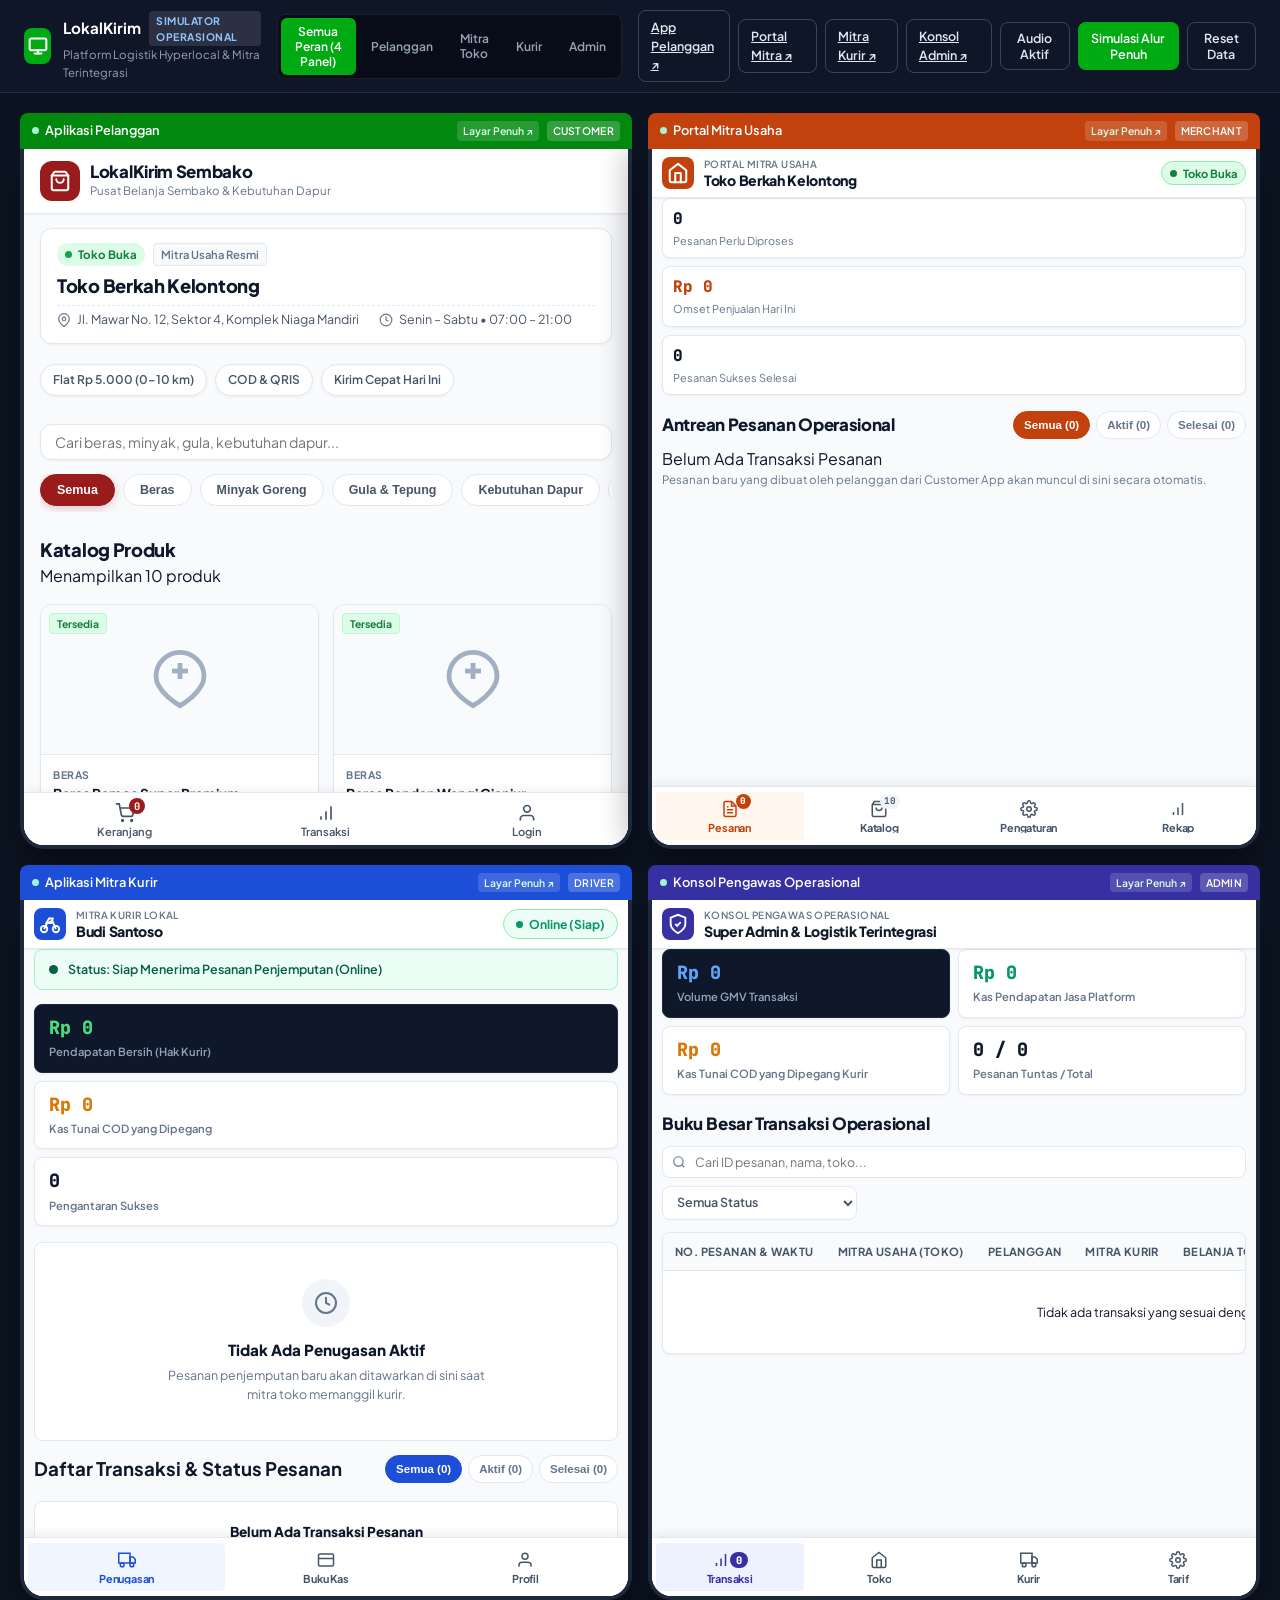
<file: index.html>
<!DOCTYPE html>
<html lang="id">

<head>
  <meta charset="UTF-8">
  <meta name="viewport" content="width=device-width, initial-scale=1.0">
  <title>GoMitra / LokalKirim - Simulator Operasional Multi-Peran</title>
  <link rel="preconnect" href="https://fonts.googleapis.com">
  <link rel="preconnect" href="https://fonts.gstatic.com" crossorigin>
  <link
    href="https://fonts.googleapis.com/css2?family=Plus+Jakarta+Sans:wght@400;500;600;700;800&family=JetBrains+Mono:wght@500;600;700&display=swap"
    rel="stylesheet">
  <link rel="stylesheet" href="style.css">
</head>

<body>

  <!-- TOP COMMAND BAR -->
  <header class="top-nav">
    <div class="brand-group">
      <div class="brand-symbol">
        <svg width="20" height="20" viewBox="0 0 24 24" fill="none" stroke="currentColor" stroke-width="2.5"
          stroke-linecap="round" stroke-linejoin="round">
          <rect x="2" y="3" width="20" height="14" rx="2" ry="2"></rect>
          <line x1="8" y1="21" x2="16" y2="21"></line>
          <line x1="12" y1="17" x2="12" y2="21"></line>
        </svg>
      </div>
      <div>
        <div class="brand-title">LokalKirim <span class="badge-system">SIMULATOR OPERASIONAL</span></div>
        <div class="brand-sub">Platform Logistik Hyperlocal & Mitra Terintegrasi</div>
      </div>
    </div>

    <!-- VIEWPORT SWITCHER -->
    <div class="view-switcher" id="viewSwitcher">
      <button class="view-btn active" data-view="grid4">Semua Peran (4 Panel)</button>
      <button class="view-btn" data-view="customer">Pelanggan</button>
      <button class="view-btn" data-view="merchant">Mitra Toko</button>
      <button class="view-btn" data-view="driver">Kurir</button>
      <button class="view-btn" data-view="admin">Admin</button>
    </div>

    <!-- ACTION BUTTONS -->
    <div class="nav-actions">
      <a href="customer.html" target="_blank" class="btn btn-outline" title="Buka Aplikasi Pelanggan Penuh di Tab Baru">
        App Pelanggan ↗
      </a>
      <a href="merchant.html" target="_blank" class="btn btn-outline" title="Buka Portal Mitra Usaha Penuh di Tab Baru">
        Portal Mitra ↗
      </a>
      <a href="driver.html" target="_blank" class="btn btn-outline" title="Buka Aplikasi Mitra Kurir di Tab Baru">
        Mitra Kurir ↗
      </a>
      <a href="admin.html" target="_blank" class="btn btn-outline" title="Buka Konsol Pengawas Admin di Tab Baru">
        Konsol Admin ↗
      </a>
      <button class="btn btn-outline" id="btnAudioToggle" title="Aktifkan atau nonaktifkan audio notifikasi">
        <span id="audioLabel">Audio Aktif</span>
      </button>
      <button class="btn btn-primary" id="btnQuickDemo">
        Simulasi Alur Penuh
      </button>
      <button class="btn btn-outline" id="btnResetData" title="Buka menu reset data">
        Reset Data
      </button>
    </div>
  </header>

  <!-- MAIN SIMULATOR STAGE (4 PANELS) -->
  <main class="simulator-stage view-grid4" id="simulatorStage">

    <!-- ========================================== -->
    <!-- 1. CUSTOMER APP (ABUNAWAS STORE STYLE)     -->
    <!-- ========================================== -->
    <section class="device-panel" id="panel-customer">
      <div class="panel-header role-customer">
        <div class="role-indicator">
          <span class="dot"></span>
          <span class="role-name">Aplikasi Pelanggan</span>
        </div>
        <div class="panel-header-actions">
          <a href="customer.html" target="_blank" class="tag-link-external"
            title="Buka aplikasi pelanggan di tab baru">Layar Penuh ↗</a>
          <span class="tag-role">Customer</span>
        </div>
      </div>

      <div class="device-shell">
        <iframe src="customer.html" class="simulator-iframe" id="customerIframe" title="Aplikasi Pelanggan"></iframe>
      </div>
    </section>

    <!-- ========================================== -->
    <!-- 2. MERCHANT PORTAL                         -->
    <!-- ========================================== -->
    <section class="device-panel" id="panel-merchant">
      <div class="panel-header role-merchant">
        <div class="role-indicator">
          <span class="dot"></span>
          <span class="role-name">Portal Mitra Usaha</span>
        </div>
        <div class="panel-header-actions">
          <a href="merchant.html" target="_blank" class="tag-link-external" title="Buka portal mitra usaha di tab baru">Layar Penuh ↗</a>
          <span class="tag-role">Merchant</span>
        </div>
      </div>

      <div class="device-shell">
        <iframe src="merchant.html" class="simulator-iframe" id="merchantIframe" title="Portal Mitra Usaha"></iframe>
      </div>
    </section>

    <!-- ========================================== -->
    <!-- 3. DRIVER APP                              -->
    <!-- ========================================== -->
    <section class="device-panel" id="panel-driver">
      <div class="panel-header role-driver">
        <div class="role-indicator">
          <span class="dot"></span>
          <span class="role-name">Aplikasi Mitra Kurir</span>
        </div>
        <div class="panel-header-actions">
          <a href="driver.html" target="_blank" class="tag-link-external" title="Buka aplikasi mitra kurir di tab baru">Layar Penuh ↗</a>
          <span class="tag-role">Driver</span>
        </div>
      </div>

      <div class="device-shell">
        <iframe src="driver.html" class="simulator-iframe" id="driverIframe" title="Aplikasi Mitra Kurir"></iframe>
      </div>
    </section>

    <!-- ========================================== -->
    <!-- 4. ADMIN & OPERATOR                        -->
    <!-- ========================================== -->
    <section class="device-panel" id="panel-admin">
      <div class="panel-header role-admin">
        <div class="role-indicator">
          <span class="dot"></span>
          <span class="role-name">Konsol Pengawas Operasional</span>
        </div>
        <div class="panel-header-actions">
          <a href="admin.html" target="_blank" class="tag-link-external" title="Buka konsol pengawas admin di tab baru">Layar Penuh ↗</a>
          <span class="tag-role">Admin</span>
        </div>
      </div>

      <div class="device-shell admin-shell">
        <iframe src="admin.html" class="simulator-iframe" id="adminIframe" title="Konsol Pengawas Operasional"></iframe>
      </div>
    </section>

  </main>

  <!-- MODAL RESET DATA SIMULASI -->
  <div class="modal-backdrop hidden" id="modalResetDialog">
    <div class="modal-card">
      <div class="modal-header">
        <h3 class="modal-title">Pengelolaan & Reset Data Operasional</h3>
        <button class="modal-close" id="btnCloseResetModal" aria-label="Tutup Modal">&times;</button>
      </div>

      <div class="modal-body">
        <p class="text-xs text-muted" style="margin-bottom: 4px;">
          Pilih skenario reset data simulasi platform logistik hyperlocal sesuai kebutuhan pengujian Anda:
        </p>

        <!-- Opsi 1: Reset Transaksi Saja (Rekomendasi) -->
        <div class="reset-option-card highlight">
          <div class="reset-option-title">
            <span>Reset Transaksi & Buku Kas</span>
            <span style="font-size: 0.68rem; background: #FEF3C7; color: #B45309; padding: 2px 6px; border-radius: 4px; font-weight: 700;">Rekomendasi Uji Coba</span>
          </div>
          <div class="reset-option-desc">
            Mengosongkan seluruh antrean pesanan, saldo pendapatan kurir, kas COD, omset toko, dan GMV platform ke Rp 0. Data mitra toko, produk katalog, dan armada kurir <b>tetap dipertahankan</b>.
          </div>
          <button type="button" class="btn btn-outline" style="border-color: #F59E0B; color: #B45309; margin-top: 6px;" id="btnDoResetTransactions">
            Kosongkan Transaksi Saja
          </button>
        </div>

        <!-- Opsi 2: Reset Total (Standar Pabrik) -->
        <div class="reset-option-card danger">
          <div class="reset-option-title">
            <span style="color: #DC2626;">Reset Seluruh Ekosistem (Standar Pabrik)</span>
            <span style="font-size: 0.68rem; background: #FEE2E2; color: #DC2626; padding: 2px 6px; border-radius: 4px; font-weight: 700;">Total Reset</span>
          </div>
          <div class="reset-option-desc">
            Mengembalikan seluruh data ke konfigurasi awal bawaan: 3 toko default, 10 produk sembako standar, 3 mitra kurir, tarif default, dan mengosongkan seluruh transaksi.
          </div>
          <button type="button" class="btn btn-outline-danger" style="margin-top: 6px;" id="btnDoResetAll">
            Reset Total ke Standar Pabrik
          </button>
        </div>

        <!-- Opsi 3: Pemulihan Master Parsial -->
        <div style="border-top: 1px solid var(--border-color); padding-top: 10px; margin-top: 4px;">
          <div class="text-xs font-bold mb-2">Pemulihan Master Data Tertentu:</div>
          <div style="display: flex; gap: 8px; flex-wrap: wrap;">
            <button type="button" class="btn btn-outline btn-sm" id="btnSubResetProducts">
              Pulihkan Katalog Produk
            </button>
            <button type="button" class="btn btn-outline btn-sm" id="btnSubResetMerchants">
              Pulihkan Mitra Toko
            </button>
            <button type="button" class="btn btn-outline btn-sm" id="btnSubResetDrivers">
              Pulihkan Mitra Kurir
            </button>
          </div>
        </div>

      </div>

      <div style="padding: 10px 18px; background: #F8FAFC; border-top: 1px solid var(--border-color); display: flex; justify-content: flex-end;">
        <button type="button" class="btn btn-outline" id="btnCancelResetModal">Tutup</button>
      </div>
    </div>
  </div>

  <!-- TOAST NOTIFICATION -->
  <div class="toast-notification" id="toastBox">
    <div class="toast-body" id="toastMessage">Pemberitahuan</div>
  </div>

  <script src="shared.js"></script>
  <script src="app.js"></script>
</body>

</html>
</file>
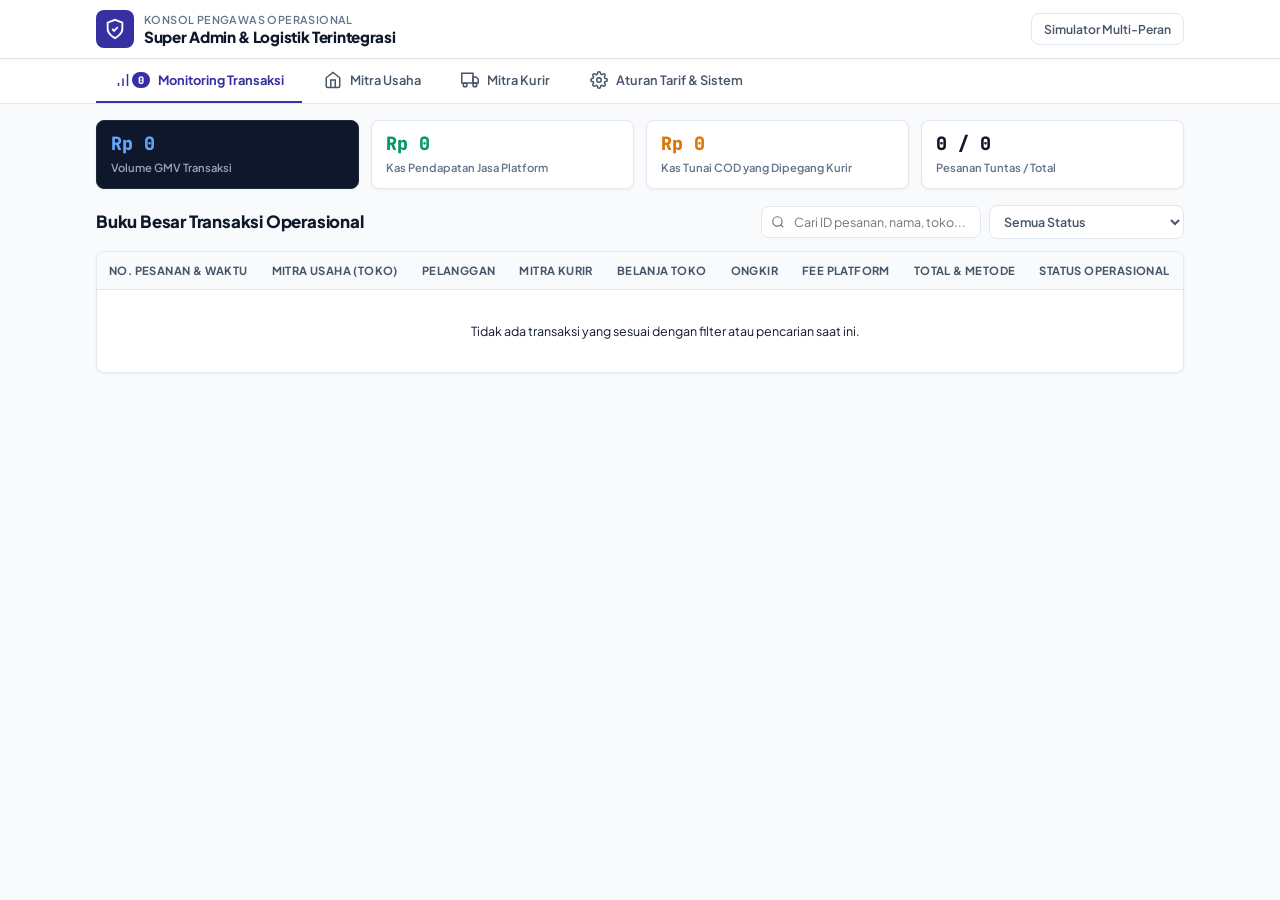
<file: admin.html>
<!DOCTYPE html>
<html lang="id">
<head>
  <meta charset="UTF-8">
  <meta name="viewport" content="width=device-width, initial-scale=1.0, maximum-scale=1.0, user-scalable=no">
  <title>Konsol Pengawas Operasional - Super Admin</title>
  <link rel="stylesheet" href="admin.css">
</head>
<body>

  <!-- ========================================== -->
  <!-- HEADER & APP BRAND                         -->
  <!-- ========================================== -->
  <header class="navbar">
    <div class="container navbar-inner">
      <div class="brand">
        <div class="brand-icon">
          <!-- Shield Check SVG Icon -->
          <svg width="22" height="22" viewBox="0 0 24 24" fill="none" stroke="currentColor" stroke-width="2">
            <path d="M12 22s8-4 8-10V5l-8-3-8 3v7c0 6 8 10 8 10z"></path>
            <polyline points="9 12 11 14 15 10"></polyline>
          </svg>
        </div>
        <div>
          <div class="brand-sub">Konsol Pengawas Operasional</div>
          <div class="brand-title">Super Admin & Logistik Terintegrasi</div>
        </div>
      </div>

      <div class="navbar-actions">
        <a href="index.html" class="btn-outline-nav" id="btnBackToSimulator" title="Kembali ke Simulator 4 Layar">
          Simulator Multi-Peran
        </a>
      </div>
    </div>
  </header>

  <!-- ========================================== -->
  <!-- NAVIGATION TABS                            -->
  <!-- ========================================== -->
  <nav class="subnav" id="adminNav">
    <div class="container subnav-inner">
      <button class="tab-btn active" data-tab="transactions" id="tabBtnTransactions" title="Pemantauan log transaksi dan pesanan">
        <div class="tab-icon-wrap">
          <svg width="18" height="18" viewBox="0 0 24 24" fill="none" stroke="currentColor" stroke-width="2">
            <line x1="12" y1="20" x2="12" y2="10"></line>
            <line x1="18" y1="20" x2="18" y2="4"></line>
            <line x1="6" y1="20" x2="6" y2="16"></line>
          </svg>
          <span class="tab-badge" id="badgeTotalOrders">0</span>
        </div>
        <span class="tab-label">
          <span class="tab-label-full">Monitoring Transaksi</span>
          <span class="tab-label-short">Transaksi</span>
        </span>
      </button>

      <button class="tab-btn" data-tab="merchants" id="tabBtnMerchants" title="Kelola data mitra usaha dan toko">
        <div class="tab-icon-wrap">
          <svg width="18" height="18" viewBox="0 0 24 24" fill="none" stroke="currentColor" stroke-width="2">
            <path d="M3 9l9-7 9 7v11a2 2 0 0 1-2 2H5a2 2 0 0 1-2-2z"></path>
            <polyline points="9 22 9 12 15 12 15 22"></polyline>
          </svg>
        </div>
        <span class="tab-label">
          <span class="tab-label-full">Mitra Usaha</span>
          <span class="tab-label-short">Toko</span>
        </span>
      </button>

      <button class="tab-btn" data-tab="drivers" id="tabBtnDrivers" title="Kelola data mitra kurir">
        <div class="tab-icon-wrap">
          <svg width="18" height="18" viewBox="0 0 24 24" fill="none" stroke="currentColor" stroke-width="2">
            <rect x="1" y="3" width="15" height="13"></rect>
            <polygon points="16 8 20 8 23 11 23 16 16 16 16 8"></polygon>
            <circle cx="5.5" cy="18.5" r="2.5"></circle>
            <circle cx="18.5" cy="18.5" r="2.5"></circle>
          </svg>
        </div>
        <span class="tab-label">
          <span class="tab-label-full">Mitra Kurir</span>
          <span class="tab-label-short">Kurir</span>
        </span>
      </button>

      <button class="tab-btn" data-tab="settings" id="tabBtnSettings" title="Konfigurasi tarif dan komisi platform">
        <div class="tab-icon-wrap">
          <svg width="18" height="18" viewBox="0 0 24 24" fill="none" stroke="currentColor" stroke-width="2">
            <circle cx="12" cy="12" r="3"></circle>
            <path d="M19.4 15a1.65 1.65 0 0 0 .33 1.82l.06.06a2 2 0 0 1 0 2.83 2 2 0 0 1-2.83 0l-.06-.06a1.65 1.65 0 0 0-1.82-.33 1.65 1.65 0 0 0-1 1.51V21a2 2 0 0 1-2 2 2 2 0 0 1-2-2v-.09A1.65 1.65 0 0 0 9 19.4a1.65 1.65 0 0 0-1.82.33l-.06.06a2 2 0 0 1-2.83 0 2 2 0 0 1 0-2.83l.06-.06a1.65 1.65 0 0 0 .33-1.82 1.65 1.65 0 0 0-1.51-1H3a2 2 0 0 1-2-2 2 2 0 0 1 2-2h.09A1.65 1.65 0 0 0 4.6 9a1.65 1.65 0 0 0-.33-1.82l-.06-.06a2 2 0 0 1 0-2.83 2 2 0 0 1 2.83 0l.06.06a1.65 1.65 0 0 0 1.82.33H9a1.65 1.65 0 0 0 1-1.51V3a2 2 0 0 1 2-2 2 2 0 0 1 2 2v.09a1.65 1.65 0 0 0 1 1.51 1.65 1.65 0 0 0 1.82-.33l.06-.06a2 2 0 0 1 2.83 0 2 2 0 0 1 0 2.83l-.06.06a1.65 1.65 0 0 0-.33 1.82V9a1.65 1.65 0 0 0 1.51 1H21a2 2 0 0 1 2 2 2 2 0 0 1-2 2h-.09a1.65 1.65 0 0 0-1.51 1z"></path>
          </svg>
        </div>
        <span class="tab-label">
          <span class="tab-label-full">Aturan Tarif & Sistem</span>
          <span class="tab-label-short">Tarif</span>
        </span>
      </button>
    </div>
  </nav>

  <!-- ========================================== -->
  <!-- MAIN CONTENT AREA                          -->
  <!-- ========================================== -->
  <main class="page-content container">

    <!-- ========================================== -->
    <!-- TAB 1: DASBOR & MONITORING TRANSAKSI       -->
    <!-- ========================================== -->
    <section class="tab-panel active" id="panel-transactions">
      <!-- KPI Executive Metrics Grid -->
      <div class="metrics-grid-4">
        <div class="metric-card highlight-admin">
          <div class="metric-value font-mono" style="color: #60A5FA;" id="adminKpiTotalGmv">Rp 0</div>
          <div class="metric-label">Volume GMV Transaksi</div>
        </div>
        <div class="metric-card">
          <div class="metric-value font-mono" style="color: #059669;" id="adminKpiPlatformFee">Rp 0</div>
          <div class="metric-label">Kas Pendapatan Jasa Platform</div>
        </div>
        <div class="metric-card">
          <div class="metric-value font-mono" style="color: #D97706;" id="adminKpiCashHeld">Rp 0</div>
          <div class="metric-label">Kas Tunai COD yang Dipegang Kurir</div>
        </div>
        <div class="metric-card">
          <div class="metric-value font-mono" id="adminKpiOrdersCompleted">0 / 0</div>
          <div class="metric-label">Pesanan Tuntas / Total</div>
        </div>
      </div>

      <!-- Filter and Search Bar -->
      <div class="section-header-bar">
        <div>
          <h2 class="section-title">Buku Besar Transaksi Operasional</h2>
        </div>

        <div class="filter-actions-bar">
          <div class="search-input-wrap">
            <svg class="search-icon-inside" width="14" height="14" viewBox="0 0 24 24" fill="none" stroke="currentColor" stroke-width="2">
              <circle cx="11" cy="11" r="8"></circle>
              <line x1="21" y1="21" x2="16.65" y2="16.65"></line>
            </svg>
            <input type="text" id="filterOrderQuery" class="search-input" placeholder="Cari ID pesanan, nama, toko...">
          </div>

          <select id="filterOrderStatus" class="filter-select">
            <option value="Semua">Semua Status</option>
            <option value="PENDING">Pesanan Baru (Menunggu)</option>
            <option value="PREPARING">Sedang Disiapkan Toko</option>
            <option value="READY_FOR_PICKUP">Siap Diambil Kurir</option>
            <option value="DRIVER_ACCEPTED">Kurir Menuju Toko</option>
            <option value="ON_THE_WAY">Dalam Pengantaran</option>
            <option value="COMPLETED">Selesai Tuntas</option>
          </select>
        </div>
      </div>

      <!-- Transaction Data Table -->
      <div class="data-card">
        <div class="table-responsive">
          <table class="data-table">
            <thead>
              <tr>
                <th>No. Pesanan & Waktu</th>
                <th>Mitra Usaha (Toko)</th>
                <th>Pelanggan</th>
                <th>Mitra Kurir</th>
                <th>Belanja Toko</th>
                <th>Ongkir</th>
                <th>Fee Platform</th>
                <th>Total & Metode</th>
                <th>Status Operasional</th>
                <th>Aksi</th>
              </tr>
            </thead>
            <tbody id="tbodyOrdersList">
              <!-- Rendered by JS -->
            </tbody>
          </table>
        </div>
      </div>
    </section>

    <!-- ========================================== -->
    <!-- TAB 2: KELOLA MITRA USAHA (MERCHANTS CRUD) -->
    <!-- ========================================== -->
    <section class="tab-panel" id="panel-merchants">
      <div class="section-header-bar">
        <div>
          <h2 class="section-title">Manajemen Mitra Usaha (Kios & Toko)</h2>
        </div>
        <button class="btn btn-primary" id="btnOpenAddMerchantModal">
          Tambah Mitra Usaha
        </button>
      </div>

      <div class="data-card">
        <div class="table-responsive">
          <table class="data-table">
            <thead>
              <tr>
                <th>ID Toko</th>
                <th>Nama Toko / Kios</th>
                <th>Penanggung Jawab & Telepon</th>
                <th>Alamat Lengkap</th>
                <th>Skema Tarif Ongkir</th>
                <th>Jumlah Produk</th>
                <th>Status Toko</th>
                <th>Aksi</th>
              </tr>
            </thead>
            <tbody id="tbodyMerchantsList">
              <!-- Rendered by JS -->
            </tbody>
          </table>
        </div>
      </div>
    </section>

    <!-- ========================================== -->
    <!-- TAB 3: KELOLA MITRA KURIR (DRIVERS CRUD)   -->
    <!-- ========================================== -->
    <section class="tab-panel" id="panel-drivers">
      <div class="section-header-bar">
        <div>
          <h2 class="section-title">Manajemen Mitra Kurir (Driver Armada)</h2>
        </div>
        <button class="btn btn-primary" id="btnOpenAddDriverModal">
          Tambah Mitra Kurir
        </button>
      </div>

      <div class="data-card">
        <div class="table-responsive">
          <table class="data-table">
            <thead>
              <tr>
                <th>ID Kurir</th>
                <th>Nama Lengkap</th>
                <th>No. Telepon / WhatsApp</th>
                <th>Kendaraan & Plat Nomor</th>
                <th>Status Kehadiran</th>
                <th>Hak Pendapatan Bersih</th>
                <th>Kas Tunai COD Dipegang</th>
                <th>Aksi</th>
              </tr>
            </thead>
            <tbody id="tbodyDriversList">
              <!-- Rendered by JS -->
            </tbody>
          </table>
        </div>
      </div>
    </section>

    <!-- ========================================== -->
    <!-- TAB 4: ATURAN TARIF & SISTEM PRICING       -->
    <!-- ========================================== -->
    <section class="tab-panel" id="panel-settings">
      <div class="section-header-bar">
        <div>
          <h2 class="section-title">Konfigurasi Dynamic Pricing Engine & Komisi</h2>
        </div>
      </div>

      <div class="config-card">
        <h3 class="font-bold text-sm mb-2">1. Skema Tarif Reguler Jarak Jauh (Per Kilometer)</h3>
        <div class="grid-2-col">
          <div class="form-group">
            <label class="form-label" for="cfgPerKmFare">Tarif Standar per Kilometer (Global)</label>
            <div class="input-addon">
              <span>Rp</span>
              <input type="number" id="cfgPerKmFare" class="form-input" value="2000" step="500" min="500">
            </div>
          </div>

          <div class="form-group">
            <label class="form-label" for="cfgBaseMinFare">Tarif Dasar Minimum (Base Fare)</label>
            <div class="input-addon">
              <span>Rp</span>
              <input type="number" id="cfgBaseMinFare" class="form-input" value="8000" step="1000" min="2000">
            </div>
          </div>
        </div>

        <h3 class="font-bold text-sm mt-3 mb-2">2. Skema Khusus Kemitraan Flat (0&ndash;10 km)</h3>
        <div class="grid-2-col">
          <div class="form-group">
            <label class="form-label" for="cfgFlatMaxKm">Batas Maksimum Jarak Flat (km)</label>
            <div class="input-addon">
              <input type="number" id="cfgFlatMaxKm" class="form-input" value="10" min="1" max="50">
              <span style="border-right: none; border-left: 1px solid var(--border);">km</span>
            </div>
          </div>

          <div class="form-group">
            <label class="form-label" for="cfgFlatRate">Nominal Tarif Flat Kemitraan</label>
            <div class="input-addon">
              <span>Rp</span>
              <input type="number" id="cfgFlatRate" class="form-input" value="5000" step="1000" min="2000">
            </div>
          </div>
        </div>

        <h3 class="font-bold text-sm mt-3 mb-2">3. Biaya Jasa Platform Operasional</h3>
        <div class="form-group">
          <label class="form-label" for="cfgPlatformFee">Potongan Jasa Platform per Transaksi Tuntas</label>
          <div class="input-addon">
            <span>Rp</span>
            <input type="number" id="cfgPlatformFee" class="form-input" value="1000" step="500" min="0">
          </div>
          <p class="text-xs text-muted mt-1">Dipotong dari nilai ongkir yang dibayarkan pelanggan, sisa nilai ongkos kirim diserahkan utuh kepada kurir.</p>
        </div>

        <div class="modal-actions mt-3">
          <button type="button" class="btn btn-primary btn-lg" id="btnSavePricingRules">
            Simpan & Terapkan Perubahan Konfigurasi
          </button>
        </div>
      </div>

    </section>

  </main>

  <!-- ========================================== -->
  <!-- MODAL 1: DETAIL TRANSAKSI LENGKAP          -->
  <!-- ========================================== -->
  <div class="modal-backdrop hidden" id="modalOrderDetail">
    <div class="modal-card">
      <div class="modal-header">
        <h3 class="modal-title" id="modalDetailOrderId">Detail Transaksi #ORD-0000</h3>
        <button class="modal-close" id="btnCloseOrderDetail">&times;</button>
      </div>

      <div class="modal-body" id="modalDetailBody">
        <!-- Rendered by JS -->
      </div>

      <div class="modal-actions" style="padding: 12px 16px; background: #F8FAFC; border-top: 1px solid var(--border);">
        <button type="button" class="btn btn-outline" id="btnDismissOrderDetail">Tutup</button>
      </div>
    </div>
  </div>

  <!-- ========================================== -->
  <!-- MODAL 2: FORM TAMBAH / EDIT MITRA USAHA    -->
  <!-- ========================================== -->
  <div class="modal-backdrop hidden" id="modalMerchantForm">
    <div class="modal-card">
      <div class="modal-header">
        <h3 class="modal-title" id="modalMerchantTitle">Tambah Mitra Usaha Baru</h3>
        <button class="modal-close" id="btnCloseMerchantModal">&times;</button>
      </div>

      <form id="formMerchant" class="modal-body">
        <input type="hidden" id="editMerchantId" value="">

        <div class="form-group">
          <label class="form-label" for="inputMerchName">Nama Kios / Toko Mitra</label>
          <input type="text" id="inputMerchName" class="form-input" placeholder="Contoh: Toko Berkah Mandiri" required>
        </div>

        <div class="grid-2-col">
          <div class="form-group">
            <label class="form-label" for="inputMerchPhone">Nomor WhatsApp Toko</label>
            <input type="text" id="inputMerchPhone" class="form-input" placeholder="0812-xxxx-xxxx" required>
          </div>

          <div class="form-group">
            <label class="form-label" for="inputMerchPricingType">Skema Tarif Ongkir</label>
            <select id="inputMerchPricingType" class="form-select">
              <option value="custom_flat">Skema Khusus (Flat 0-10 km)</option>
              <option value="regular_km">Skema Reguler (Per Km)</option>
            </select>
          </div>
        </div>

        <div class="form-group">
          <label class="form-label" for="inputMerchAddress">Alamat Lengkap Toko</label>
          <textarea id="inputMerchAddress" class="form-textarea" rows="2" placeholder="Nama jalan, nomor kios, patokan" required></textarea>
        </div>

        <div class="form-group">
          <label class="form-label" for="inputMerchStatus">Status Buka Toko</label>
          <select id="inputMerchStatus" class="form-select">
            <option value="true">Buka (Menerima Pesanan)</option>
            <option value="false">Tutup (Nonaktif Sementara)</option>
          </select>
        </div>

        <div class="modal-actions">
          <button type="button" class="btn btn-outline" id="btnCancelMerchantModal">Batal</button>
          <button type="submit" class="btn btn-primary" id="btnSaveMerchant">Simpan Mitra Usaha</button>
        </div>
      </form>
    </div>
  </div>

  <!-- ========================================== -->
  <!-- MODAL 3: FORM TAMBAH / EDIT MITRA KURIR    -->
  <!-- ========================================== -->
  <div class="modal-backdrop hidden" id="modalDriverForm">
    <div class="modal-card">
      <div class="modal-header">
        <h3 class="modal-title" id="modalDriverTitle">Tambah Mitra Kurir Baru</h3>
        <button class="modal-close" id="btnCloseDriverModal">&times;</button>
      </div>

      <form id="formDriver" class="modal-body">
        <input type="hidden" id="editDriverId" value="">

        <div class="form-group">
          <label class="form-label" for="inputDriverName">Nama Lengkap Kurir</label>
          <input type="text" id="inputDriverName" class="form-input" placeholder="Contoh: Budi Santoso" required>
        </div>

        <div class="grid-2-col">
          <div class="form-group">
            <label class="form-label" for="inputDriverPhone">Nomor WhatsApp Kurir</label>
            <input type="text" id="inputDriverPhone" class="form-input" placeholder="0812-xxxx-xxxx" required>
          </div>

          <div class="form-group">
            <label class="form-label" for="inputDriverPlate">Nomor Plat Polisi</label>
            <input type="text" id="inputDriverPlate" class="form-input font-mono" placeholder="B 1234 XYZ" required>
          </div>
        </div>

        <div class="form-group">
          <label class="form-label" for="inputDriverVehicle">Jenis Kendaraan / Motor</label>
          <input type="text" id="inputDriverVehicle" class="form-input" placeholder="Contoh: Honda Beat ESP (Hitam)" required>
        </div>

        <div class="form-group">
          <label class="form-label" for="inputDriverOnline">Status Ketersediaan Operasional</label>
          <select id="inputDriverOnline" class="form-select">
            <option value="true">Online (Siap Menerima Pesanan)</option>
            <option value="false">Offline (Istirahat)</option>
          </select>
        </div>

        <div class="modal-actions">
          <button type="button" class="btn btn-outline" id="btnCancelDriverModal">Batal</button>
          <button type="submit" class="btn btn-primary" id="btnSaveDriver">Simpan Mitra Kurir</button>
        </div>
      </form>
    </div>
  </div>

  <!-- TOAST NOTIFICATION -->
  <div class="toast-box" id="adminToastBox">
    <span id="adminToastMessage">Pemberitahuan</span>
  </div>

  <script src="shared.js"></script>
  <script src="admin.js"></script>
</body>
</html>
</file>
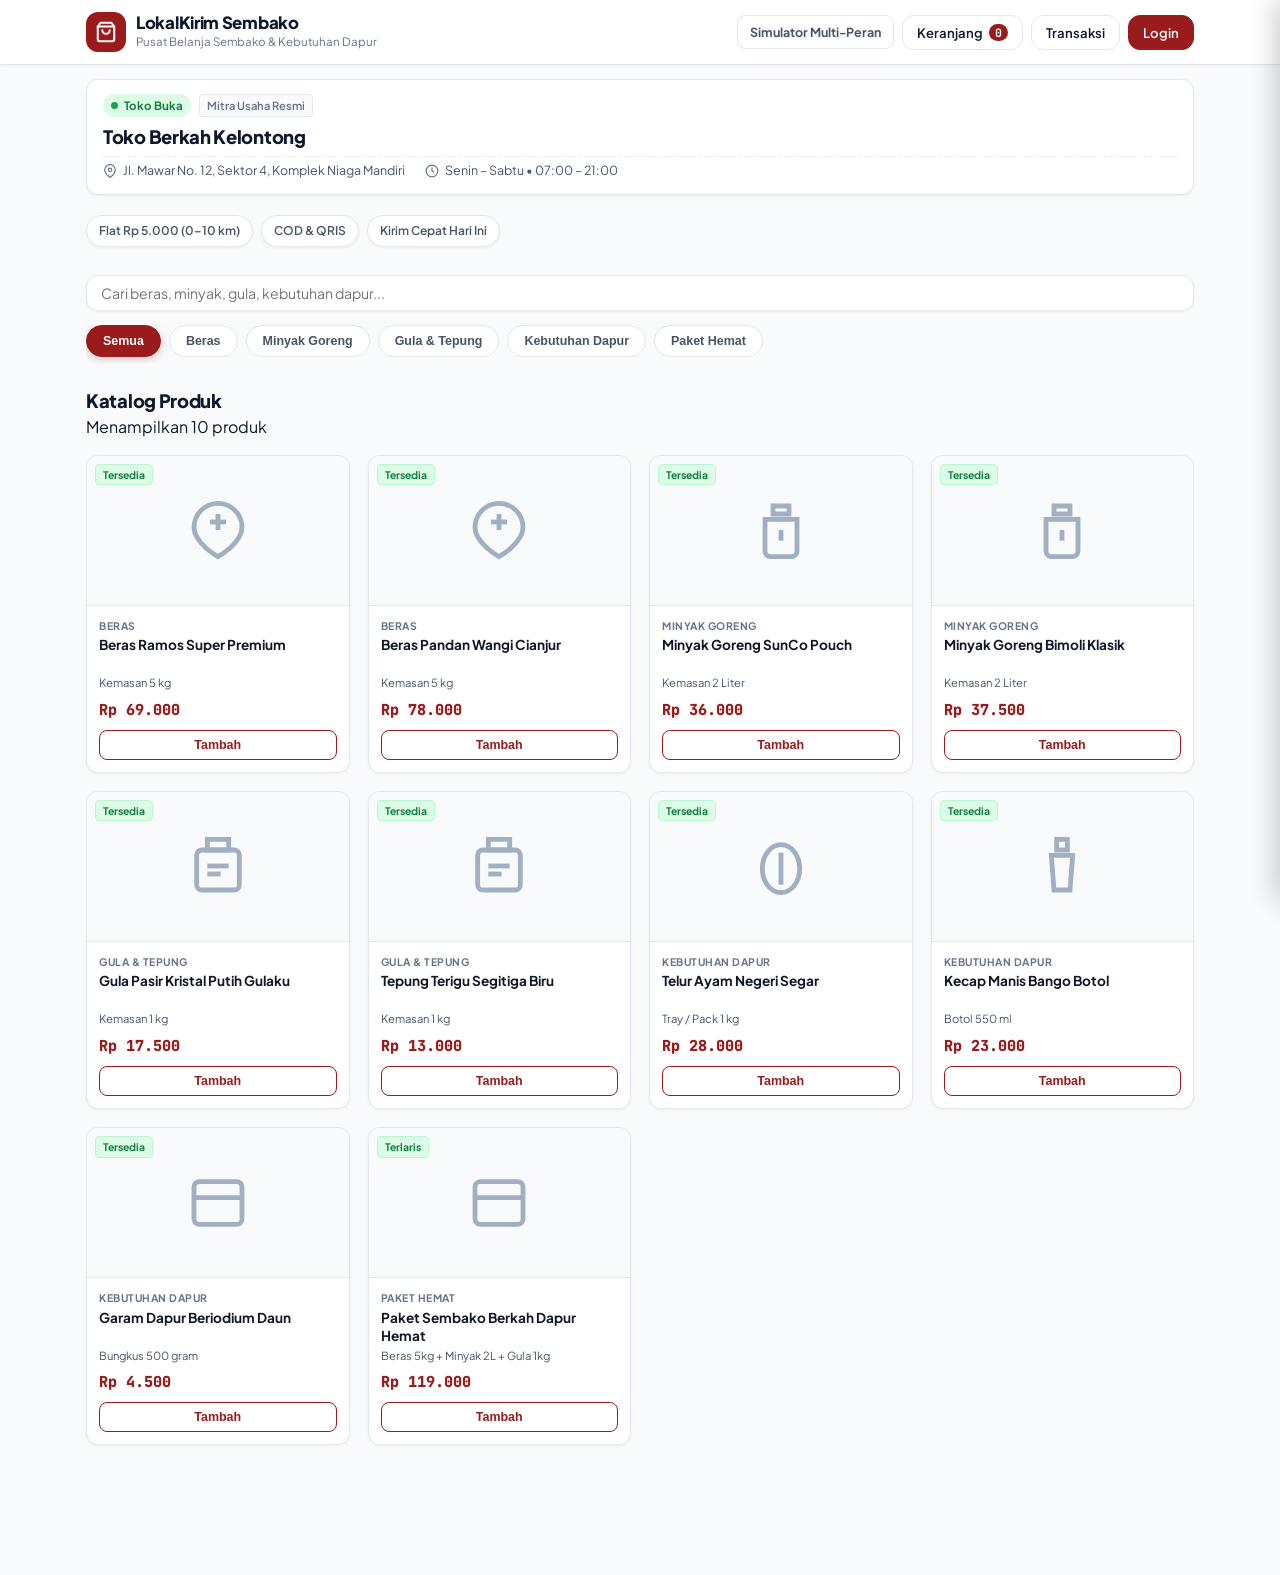
<file: customer.html>
<!DOCTYPE html>
<html lang="id">

<head>
  <meta charset="UTF-8">
  <meta name="viewport" content="width=device-width, initial-scale=1.0">
  <title>Toko Sembako Mitra - Belanja Kebutuhan Pokok</title>
  <link rel="preconnect" href="https://fonts.googleapis.com">
  <link rel="preconnect" href="https://fonts.gstatic.com" crossorigin>
  <link
    href="https://fonts.googleapis.com/css2?family=Plus+Jakarta+Sans:wght@400;500;600;700;800&family=JetBrains+Mono:wght@500;600;700&display=swap"
    rel="stylesheet">
  <link rel="stylesheet" href="customer.css">
</head>

<body>

  <!-- TOP APP BAR -->
  <header class="navbar">
    <div class="container navbar-inner">
      <div class="brand">
        <div class="brand-icon">
          <svg width="22" height="22" viewBox="0 0 24 24" fill="none" stroke="currentColor" stroke-width="2.2"
            stroke-linecap="round" stroke-linejoin="round">
            <path d="M6 2L3 6v14a2 2 0 0 0 2 2h14a2 2 0 0 0 2-2V6l-3-4z"></path>
            <line x1="3" y1="6" x2="21" y2="6"></line>
            <path d="M16 10a4 4 0 0 1-8 0"></path>
          </svg>
        </div>
        <div>
          <h1 class="brand-title">LokalKirim Sembako</h1>
          <p class="brand-subtitle">Pusat Belanja Sembako & Kebutuhan Dapur</p>
        </div>
      </div>

      <!-- DESKTOP TOP BAR NAVIGATION MENU (Hidden on Mobile) -->
      <nav class="desktop-nav-menu" id="desktopNavMenu">
        <a href="index.html" class="btn btn-outline-nav" id="btnBackToSimulator" title="Kembali ke Simulator 4 Layar">
          Simulator Multi-Peran
        </a>
        <button class="nav-menu-btn" id="btnDeskCart" title="Buka Keranjang Belanja">
          Keranjang
          <span class="cart-counter" id="cartDeskBadge">0</span>
        </button>
        <button class="nav-menu-btn" id="btnDeskOrders" title="Lihat Riwayat Transaksi">
          Transaksi
        </button>
        <button class="nav-menu-btn nav-auth-btn" id="btnDeskAuth" title="Akun Pengguna">
          Login
        </button>
      </nav>
    </div>
  </header>

  <!-- MAIN WRAPPER -->
  <main class="page-content">

    <!-- STORE PROFILE HEADER (Synchronized with Merchant Portal) -->
    <section class="container store-header-section">
      <div class="store-info-card">
        <div class="store-badge-row">
          <div class="store-status-badge open" id="storeStatusBadge">
            <span class="status-dot"></span>
            <span id="storeStatusText">Toko Buka</span>
          </div>
          <span class="store-type-badge">Mitra Usaha Resmi</span>
        </div>

        <h2 class="store-display-name" id="storeDisplayName">Toko Berkah Kelontong</h2>

        <div class="store-detail-row">
          <div class="store-detail-item">
            <svg class="store-detail-icon" viewBox="0 0 24 24" fill="none" stroke="currentColor" stroke-width="2">
              <path d="M21 10c0 7-9 13-9 13s-9-6-9-13a9 9 0 0 1 18 0z"></path>
              <circle cx="12" cy="10" r="3"></circle>
            </svg>
            <span id="storeDisplayAddress">Jl. Mawar No. 12, Sektor 4, Komplek Niaga Mandiri</span>
          </div>

          <div class="store-detail-item">
            <svg class="store-detail-icon" viewBox="0 0 24 24" fill="none" stroke="currentColor" stroke-width="2">
              <circle cx="12" cy="12" r="10"></circle>
              <polyline points="12 6 12 12 16 14"></polyline>
            </svg>
            <span id="storeDisplaySchedule">Senin – Sabtu &bull; 07:00 – 21:00</span>
          </div>
        </div>
      </div>
    </section>

    <!-- COMPACT SERVICE HIGHLIGHT (Mobile-Friendly & Zero Fluff) -->
    <div class="container highlight-strip">
      <span class="highlight-pill">Flat Rp 5.000 (0–10 km)</span>
      <span class="highlight-pill">COD & QRIS</span>
      <span class="highlight-pill">Kirim Cepat Hari Ini</span>
    </div>

    <!-- SEARCH & FILTER SECTION -->
    <section class="container filter-section">
      <div class="search-box">
        <input type="text" id="searchInput" class="search-input"
          placeholder="Cari beras, minyak, gula, kebutuhan dapur..." autocomplete="off">
        <button class="search-clear hidden" id="btnSearchClear" aria-label="Hapus Pencarian">&times;</button>
      </div>

      <!-- CATEGORY PILLS -->
      <div class="category-wrapper">
        <div class="category-scroll" id="categoryList">
          <!-- Populated by JS -->
        </div>
      </div>
    </section>

    <!-- PRODUCT CATALOG GRID -->
    <section class="container catalog-section">
      <div class="section-header">
        <h2 class="section-title">Katalog Produk</h2>
        <span class="section-count" id="catalogCounter">10 Produk</span>
      </div>

      <div class="product-grid" id="productGrid">
        <!-- Rendered by JS -->
      </div>
    </section>

  </main>

  <!-- FLOATING CART BOTTOM BAR (Mobile & Desktop) -->
  <aside class="floating-cart hidden" id="floatingCart">
    <div class="container floating-cart-inner">
      <div class="floating-cart-info">
        <div class="floating-item-count" id="floatCartItemCount">0 Produk</div>
        <div class="floating-total-price font-mono" id="floatCartTotalPrice">Rp 0</div>
      </div>
      <button class="btn btn-primary btn-float-cart" id="btnFloatingOpenCart">
        Lihat Keranjang
      </button>
    </div>
  </aside>

  <!-- CART & CHECKOUT DRAWER / MODAL -->
  <div class="drawer-backdrop hidden" id="drawerBackdrop"></div>
  <div class="cart-drawer" id="cartDrawer">
    <div class="drawer-header">
      <div class="drawer-header-left">
        <h3 class="drawer-title">Keranjang Belanja</h3>
        <span class="badge-item-count font-mono" id="drawerItemBadge">0 Item</span>
      </div>
      <button class="drawer-close" id="btnCloseCart" aria-label="Tutup Keranjang">&times;</button>
    </div>

    <div class="drawer-body">

      <!-- ITEM LIST SECTION -->
      <div class="drawer-section">
        <div class="section-label">Rincian Barang</div>
        <div class="cart-item-list" id="cartItemList">
          <!-- Rendered by JS -->
        </div>
      </div>

      <!-- ADDRESS INPUT & SHIPPING CALCULATOR -->
      <div class="drawer-section">
        <div class="section-label">Alamat & Lokasi Pengantaran</div>
        <div class="address-card">
          <div class="form-group">
            <label class="form-label" for="inputCustomerName">Nama Penerima</label>
            <input type="text" id="inputCustomerName" class="form-input" placeholder="Contoh: Ibu Rina / Pak Budi"
              value="Ibu Siti Aminah">
          </div>

          <div class="form-group">
            <label class="form-label" for="inputCustomerPhone">Nomor WhatsApp</label>
            <input type="tel" id="inputCustomerPhone" class="form-input" placeholder="Contoh: 081234567890"
              value="0812-9876-5432">
          </div>

          <div class="form-group">
            <label class="form-label" for="inputCustomerAddress">Alamat Lengkap & Patokan</label>
            <textarea id="inputCustomerAddress" class="form-textarea" rows="2"
              placeholder="Nama Jalan, Nomor Rumah, RT/RW, dan patokan sekitar...">Jl. Melati Indah No. 18, RT 03/RW 05 (Pagar Hitam Depan Masjid)</textarea>
          </div>

          <!-- Distance & Ongkir Calculation Slider -->
          <div class="shipping-slider-box">
            <div class="flex-between mb-1">
              <span class="text-xs font-semibold">Jarak dari Toko ke Rumah:</span>
              <span class="text-primary font-bold font-mono" id="labelDistance">3.5 km</span>
            </div>
            <input type="range" id="inputDistance" min="0.5" max="18" step="0.5" value="3.5" class="range-slider">
            <div class="distance-scale flex-between text-xs text-muted">
              <span>0.5 km</span>
              <span>Batas Flat: 10 km</span>
              <span>18 km</span>
            </div>

            <div class="ongkir-rule-alert mt-2" id="ongkirRuleAlert">
              Tarif Flat Mitra: 0–10 km hanya Rp 5.000
            </div>
          </div>
        </div>
      </div>

      <!-- PAYMENT METHOD SELECTION -->
      <div class="drawer-section">
        <div class="section-label">Metode Pembayaran</div>
        <div class="payment-options">
          <label class="payment-card active">
            <input type="radio" name="payMethod" value="COD" checked>
            <div class="payment-card-body">
              <div class="payment-title">Bayar di Tempat (COD)</div>
              <div class="payment-desc">Bayar tunai ke kurir saat barang tiba di rumah.</div>
            </div>
          </label>

          <label class="payment-card">
            <input type="radio" name="payMethod" value="QRIS">
            <div class="payment-card-body">
              <div class="payment-title">QRIS / Transfer Bank</div>
              <div class="payment-desc">Pindai kode QRIS statis toko saat pesanan dibuat.</div>
            </div>
          </label>
        </div>
      </div>

      <!-- SUMMARY BILL -->
      <div class="drawer-section">
        <div class="section-label">Ringkasan Pembayaran</div>
        <div class="bill-summary-box">
          <div class="bill-row">
            <span>Subtotal Produk</span>
            <span class="font-mono" id="billSubtotal">Rp 0</span>
          </div>
          <div class="bill-row">
            <span>Ongkos Kirim Kurir</span>
            <span class="font-mono text-primary font-bold" id="billOngkir">Rp 5.000</span>
          </div>
          <div class="bill-row bill-divider">
            <span class="font-bold">Total Tagihan</span>
            <span class="font-mono font-bold bill-total" id="billTotal">Rp 5.000</span>
          </div>
        </div>
      </div>

    </div>

    <!-- DRAWER FOOTER / CHECKOUT BUTTONS -->
    <div class="drawer-footer">
      <button class="btn btn-primary btn-block btn-lg" id="btnSubmitOrder">
        Konfirmasi & Buat Pesanan
      </button>
      <button class="btn btn-outline-wa btn-block mt-2" id="btnOrderViaWhatsApp">
        <svg width="16" height="16" viewBox="0 0 24 24" fill="currentColor">
          <path
            d="M.057 24l1.687-6.163c-1.041-1.804-1.588-3.849-1.587-5.946.003-6.556 5.338-11.891 11.893-11.891 3.181.001 6.167 1.24 8.413 3.488 2.245 2.248 3.481 5.236 3.48 8.414-.003 6.557-5.338 11.892-11.893 11.892-1.99-.001-3.951-.5-5.688-1.448l-6.305 1.654zm6.597-3.807c1.676.995 3.276 1.591 5.392 1.592 5.448 0 9.886-4.434 9.889-9.885.002-5.462-4.415-9.89-9.881-9.892-5.452 0-9.887 4.434-9.889 9.884-.001 2.225.651 3.891 1.746 5.634l-.999 3.648 3.742-.981zm11.387-5.464c-.074-.124-.272-.198-.57-.347-.297-.149-1.758-.868-2.031-.967-.272-.099-.47-.149-.669.149-.198.297-.768.967-.941 1.165-.173.198-.347.223-.644.074-.297-.149-1.255-.462-2.39-1.475-.883-.788-1.48-1.761-1.653-2.059-.173-.297-.018-.458.13-.606.134-.133.297-.347.446-.521.151-.172.2-.296.3-.495.099-.198.05-.372-.025-.521-.075-.148-.669-1.611-.916-2.206-.242-.579-.487-.501-.669-.51l-.57-.01c-.198 0-.52.074-.792.372s-1.04 1.016-1.04 2.479 1.065 2.876 1.213 3.074c.149.198 2.095 3.2 5.076 4.487.709.306 1.263.489 1.694.626.712.226 1.36.194 1.872.118.571-.085 1.758-.719 2.006-1.413.248-.695.248-1.29.173-1.414z" />
        </svg>
        Pesan Otomatis via WhatsApp
      </button>
    </div>
  </div>

  <!-- ORDER SUCCESS / TRACKING MODAL -->
  <div class="modal-backdrop hidden" id="orderSuccessModal">
    <div class="modal-card">
      <div class="modal-icon-success">
        <svg width="28" height="28" viewBox="0 0 24 24" fill="none" stroke="currentColor" stroke-width="2.5">
          <polyline points="20 6 9 17 4 12"></polyline>
        </svg>
      </div>
      <h3 class="modal-title">Pesanan Berhasil Dibuat</h3>
      <p class="modal-subtitle">
        Pesanan <b class="font-mono text-primary" id="successOrderId">#ORD-0000</b> telah diteruskan ke mitra toko dan
        masuk ke sistem penugasan kurir.
      </p>

      <div class="order-receipt-box">
        <div class="receipt-row">
          <span>Penerima:</span>
          <span class="font-bold" id="receiptCustomerName">-</span>
        </div>
        <div class="receipt-row">
          <span>Alamat:</span>
          <span id="receiptAddress">-</span>
        </div>
        <div class="receipt-row">
          <span>Total Pembayaran:</span>
          <span class="font-bold font-mono text-primary" id="receiptTotal">-</span>
        </div>
        <div class="receipt-row">
          <span>Metode:</span>
          <span class="font-bold" id="receiptPaymentMethod">-</span>
        </div>
      </div>

      <div class="tracking-preview-box">
        <div class="font-bold text-xs mb-1">Status Penanganan Saat Ini:</div>
        <div class="badge-status-pill" id="receiptCurrentStatus">Sedang Diteruskan ke Mitra Toko</div>
      </div>

      <div class="modal-actions">
        <button class="btn btn-outline-dark btn-block mt-2" id="btnCloseSuccessModal">
          Tutup & Belanja Lagi
        </button>
      </div>
    </div>
  </div>

  <!-- MOBILE BOTTOM NAVIGATION BAR (Fixed at bottom on Mobile Screen) -->
  <nav class="customer-bottom-nav" id="customerBottomNav">
    <button class="bottom-nav-item" id="btnMobileCart" title="Keranjang Belanja">
      <div class="nav-icon-wrap">
        <svg width="20" height="20" viewBox="0 0 24 24" fill="none" stroke="currentColor" stroke-width="2">
          <circle cx="9" cy="21" r="1"></circle>
          <circle cx="20" cy="21" r="1"></circle>
          <path d="M1 1h4l2.68 13.39a2 2 0 0 0 2 1.61h9.72a2 2 0 0 0 2-1.61L23 6H6"></path>
        </svg>
        <span class="cart-counter" id="cartMobileBadge">0</span>
      </div>
      <span class="nav-label">Keranjang</span>
    </button>

    <button class="bottom-nav-item" id="btnMobileOrders" title="Riwayat Transaksi">
      <div class="nav-icon-wrap">
        <svg width="20" height="20" viewBox="0 0 24 24" fill="none" stroke="currentColor" stroke-width="2">
          <line x1="12" y1="20" x2="12" y2="10"></line>
          <line x1="18" y1="20" x2="18" y2="4"></line>
          <line x1="6" y1="20" x2="6" y2="16"></line>
        </svg>
        <span class="nav-badge-dot hidden" id="orderActiveDot"></span>
      </div>
      <span class="nav-label">Transaksi</span>
    </button>

    <button class="bottom-nav-item" id="btnMobileAuth" title="Akun Pengguna">
      <div class="nav-icon-wrap">
        <svg width="20" height="20" viewBox="0 0 24 24" fill="none" stroke="currentColor" stroke-width="2">
          <path d="M20 21v-2a4 4 0 0 0-4-4H8a4 4 0 0 0-4 4v2"></path>
          <circle cx="12" cy="7" r="4"></circle>
        </svg>
      </div>
      <span class="nav-label" id="labelMobileAuth">Login</span>
    </button>
  </nav>

  <!-- MODAL TRANSAKSI SAYA -->
  <div class="modal-backdrop hidden" id="modalCustomerOrders">
    <div class="modal-card">
      <div class="modal-header">
        <h3 class="modal-title">Riwayat Transaksi</h3>
        <button class="modal-close" id="btnCloseOrdersModal">&times;</button>
      </div>
      <div class="modal-body" id="customerOrdersContainer">
        <!-- Rendered by JS -->
      </div>
      <div class="modal-actions">
        <button type="button" class="btn btn-outline-dark btn-block" id="btnDismissOrdersModal">Tutup</button>
      </div>
    </div>
  </div>

  <!-- MODAL LOGIN PELANGGAN -->
  <div class="modal-backdrop hidden" id="modalCustomerLogin">
    <div class="modal-card">
      <div class="modal-header">
        <h3 class="modal-title">Masuk Akun Pelanggan</h3>
        <button class="modal-close" id="btnCloseLoginModal">&times;</button>
      </div>
      <form id="formCustomerLogin">
        <div class="modal-body">
          <div class="form-group">
            <label class="form-label" for="loginInputName">Nama Lengkap</label>
            <input type="text" id="loginInputName" class="form-input" placeholder="Contoh: Ibu Siti Aminah" required
              value="Ibu Siti Aminah">
          </div>
          <div class="form-group">
            <label class="form-label" for="loginInputPhone">Nomor WhatsApp</label>
            <input type="tel" id="loginInputPhone" class="form-input" placeholder="Contoh: 0812-9876-5432" required
              value="0812-9876-5432">
          </div>
        </div>
        <div class="modal-actions">
          <button type="button" class="btn btn-outline-dark" id="btnCancelLoginModal">Batal</button>
          <button type="submit" class="btn btn-primary" id="btnDoLogin">Masuk</button>
        </div>
      </form>
    </div>
  </div>

  <!-- MODAL PROFIL PENGGUNA -->
  <div class="modal-backdrop hidden" id="modalCustomerProfile">
    <div class="modal-card">
      <div class="modal-header">
        <h3 class="modal-title">Profil Pengguna</h3>
        <button class="modal-close" id="btnCloseProfileModal">&times;</button>
      </div>
      <div class="modal-body">
        <div class="profile-avatar-row">
          <div class="profile-avatar-circle" id="profileAvatarText">S</div>
          <div>
            <div class="font-bold text-sm" id="profileViewName">Ibu Siti Aminah</div>
            <div class="text-xs text-muted" id="profileViewPhone">0812-9876-5432</div>
          </div>
        </div>
        <div class="form-group mt-2">
          <label class="form-label" for="profileEditAddress">Alamat Pengantaran Default</label>
          <textarea id="profileEditAddress" class="form-textarea"
            rows="2">Jl. Melati Indah No. 18, RT 03/RW 05</textarea>
        </div>
      </div>
      <div class="modal-actions">
        <button type="button" class="btn btn-outline-danger" id="btnCustomerLogout">Keluar</button>
        <button type="button" class="btn btn-primary" id="btnSaveProfile">Simpan</button>
      </div>
    </div>
  </div>

  <!-- TOAST NOTIFICATION -->
  <div class="toast-notification" id="toastBox">
    <div class="toast-body" id="toastMessage">Pemberitahuan</div>
  </div>

  <script src="shared.js"></script>
  <script src="customer.js"></script>
</body>

</html>
</file>
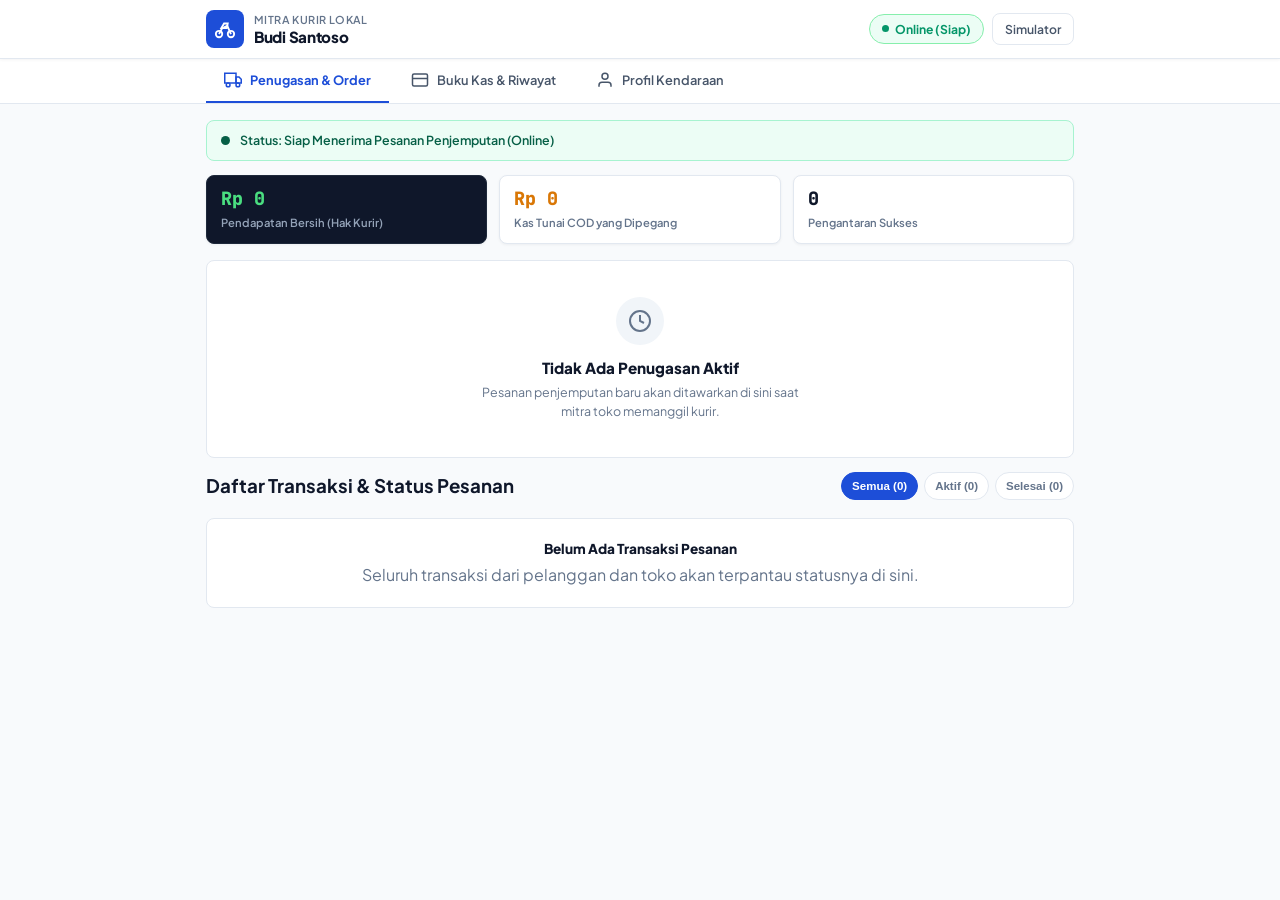
<file: driver.html>
<!DOCTYPE html>
<html lang="id">

<head>
  <meta charset="UTF-8">
  <meta name="viewport" content="width=device-width, initial-scale=1.0, maximum-scale=1.0, user-scalable=no">
  <title>Aplikasi Mitra Kurir - Penugasan & Pengantaran</title>
  <link rel="stylesheet" href="driver.css">
</head>

<body>

  <!-- ========================================== -->
  <!-- HEADER & APP BRAND                         -->
  <!-- ========================================== -->
  <header class="navbar">
    <div class="container navbar-inner">
      <div class="brand">
        <div class="brand-icon">
          <!-- Functional Motorcycle SVG Icon -->
          <svg width="22" height="22" viewBox="0 0 24 24" fill="none" stroke="currentColor" stroke-width="2">
            <circle cx="5.5" cy="17.5" r="3.5"></circle>
            <circle cx="18.5" cy="17.5" r="3.5"></circle>
            <path d="M15 6h-4l-3 5h6z"></path>
            <path d="M18.5 17.5l-4-9-4 2"></path>
            <path d="M5.5 17.5l3.5-6.5h5"></path>
          </svg>
        </div>
        <div>
          <div class="brand-sub">Mitra Kurir Lokal</div>
          <div class="brand-title" id="driverIdentityName">Budi Santoso</div>
        </div>
      </div>

      <div class="navbar-actions">
        <!-- Online/Offline Toggle Button -->
        <button class="status-toggle-btn online" id="btnToggleDriverOnline" title="Ubah status ketersediaan kurir">
          <span class="status-indicator-dot"></span>
          <span id="driverOnlineStatusLabel">Online (Siap)</span>
        </button>

        <a href="index.html" class="btn-outline-nav" id="btnBackToSimulator" title="Kembali ke Simulator 4 Layar">
          Simulator
        </a>
      </div>
    </div>
  </header>

  <!-- ========================================== -->
  <!-- NAVIGATION TABS (TOP SUBNAV / BOTTOM NAV)  -->
  <!-- ========================================== -->
  <nav class="subnav" id="driverNav">
    <div class="container subnav-inner">
      <button class="tab-btn active" data-tab="orders" id="tabBtnOrders" title="Penugasan pengiriman dan order aktif">
        <div class="tab-icon-wrap">
          <svg width="18" height="18" viewBox="0 0 24 24" fill="none" stroke="currentColor" stroke-width="2">
            <rect x="1" y="3" width="15" height="13"></rect>
            <polygon points="16 8 20 8 23 11 23 16 16 16 16 8"></polygon>
            <circle cx="5.5" cy="18.5" r="2.5"></circle>
            <circle cx="18.5" cy="18.5" r="2.5"></circle>
          </svg>
          <span class="tab-badge hidden" id="tabBadgeOffers">1</span>
        </div>
        <span class="tab-label">
          <span class="tab-label-full">Penugasan & Order</span>
          <span class="tab-label-short">Penugasan</span>
        </span>
      </button>

      <button class="tab-btn" data-tab="wallet" id="tabBtnWallet" title="Buku kas, saldo, dan riwayat trip">
        <div class="tab-icon-wrap">
          <svg width="18" height="18" viewBox="0 0 24 24" fill="none" stroke="currentColor" stroke-width="2">
            <rect x="2" y="4" width="20" height="16" rx="2"></rect>
            <line x1="2" y1="10" x2="22" y2="10"></line>
          </svg>
        </div>
        <span class="tab-label">
          <span class="tab-label-full">Buku Kas & Riwayat</span>
          <span class="tab-label-short">Buku Kas</span>
        </span>
      </button>

      <button class="tab-btn" data-tab="profile" id="tabBtnProfile" title="Profil kurir dan data kendaraan">
        <div class="tab-icon-wrap">
          <svg width="18" height="18" viewBox="0 0 24 24" fill="none" stroke="currentColor" stroke-width="2">
            <path d="M20 21v-2a4 4 0 0 0-4-4H8a4 4 0 0 0-4 4v2"></path>
            <circle cx="12" cy="7" r="4"></circle>
          </svg>
        </div>
        <span class="tab-label">
          <span class="tab-label-full">Profil Kendaraan</span>
          <span class="tab-label-short">Profil</span>
        </span>
      </button>
    </div>
  </nav>

  <!-- ========================================== -->
  <!-- MAIN CONTENT AREA                          -->
  <!-- ========================================== -->
  <main class="page-content container">

    <!-- ========================================== -->
    <!-- TAB 1: PENUGASAN & ORDER AKTIF             -->
    <!-- ========================================== -->
    <section class="tab-panel active" id="panel-orders">
      <!-- Status Banner -->
      <div class="driver-status-banner online" id="driverStatusBanner">
        <span class="indicator-pulse"></span>
        <span id="driverStatusBannerText">Status: Siap Menerima Pesanan Penjemputan (Online)</span>
      </div>

      <!-- Driver Wallet Snapshot Cards -->
      <div class="metrics-grid">
        <div class="metric-card wallet-clean">
          <div class="metric-value font-mono text-primary" style="color: #4ADE80;" id="kpiDriverEarnings">Rp 0</div>
          <div class="metric-label">Pendapatan Bersih (Hak Kurir)</div>
        </div>
        <div class="metric-card">
          <div class="metric-value font-mono" style="color: #D97706;" id="kpiDriverCashHeld">Rp 0</div>
          <div class="metric-label">Kas Tunai COD yang Dipegang</div>
        </div>
        <div class="metric-card">
          <div class="metric-value font-mono" id="kpiDriverCompletedTrips">0</div>
          <div class="metric-label">Pengantaran Sukses</div>
        </div>
      </div>

      <!-- 1. ORDER OFFER CARD (PENJEMPUTAN BARU DARI TOKO) -->
      <div id="driverOfferBox" class="driver-offer-card hidden">
        <div class="offer-header">
          <span class="badge-urgent">
            <!-- Pulsing Bell Icon -->
            <svg width="14" height="14" viewBox="0 0 24 24" fill="none" stroke="currentColor" stroke-width="2.5">
              <path d="M18 8A6 6 0 0 0 6 8c0 7-3 9-3 9h18s-3-2-3-9"></path>
              <path d="M13.73 21a2 2 0 0 1-3.46 0"></path>
            </svg>
            Penawaran Penjemputan Baru
          </span>
          <span class="offer-order-id" id="offerOrderId">#ORD-9947</span>
        </div>

        <!-- Shop Info -->
        <!-- <div class="offer-shop-box">
          <div class="shop-icon-pin">
            <svg width="16" height="16" viewBox="0 0 24 24" fill="none" stroke="currentColor" stroke-width="2">
              <path d="M3 9l9-7 9 7v11a2 2 0 0 1-2 2H5a2 2 0 0 1-2-2z"></path>
              <polyline points="9 22 9 12 15 12 15 22"></polyline>
            </svg>
          </div>
          <div>
            <div class="offer-shop-name" id="offerShopName">Toko Berkah Kelontong</div>
            <div class="offer-shop-addr" id="offerShopAddr">Jl. Mawar No. 12, Sektor 4, Komplek Niaga Mandiri</div>
          </div>
        </div> -->

        <!-- Route Card -->
        <div class="offer-route-card">
          <div class="route-row">
            <span class="route-dot pickup"></span>
            <div class="route-info">
              <span class="route-title">Titik Jemput:</span>
              <span class="route-name" id="offerPickupName">Toko Berkah Kelontong</span>
              <span class="route-address" id="offerPickupAddr">Jl. Mawar No. 12, Sektor 4</span>
            </div>
          </div>

          <div class="route-row">
            <span class="route-dot dropoff"></span>
            <div class="route-info">
              <span class="route-title">Titik Antar:</span>
              <span class="route-name" id="offerCustomerName">Ibu Siti Aminah</span>
              <span class="route-address" id="offerCustomerAddr">Jl. Melati Indah No. 18, RT 03/RW 05 (3.5 km)</span>
            </div>
          </div>
        </div>

        <!-- Cargo / Items Preview -->
        <div class="cargo-preview-box">
          <div class="cargo-preview-title">Muatan Barang yang Diantar:</div>
          <div class="cargo-items-list" id="offerCargoList">
            <!-- Rendered by JS -->
          </div>
        </div>

        <!-- Financial Strip: Payment Type & Driver Net Earnings -->
        <div class="financial-strip">
          <div class="payment-type-card" id="offerPaymentBadgeBox">
            <span class="payment-type-label">Metode Pembayaran:</span>
            <span class="payment-type-val" id="offerPaymentMethod">COD: Rp 74.000</span>
          </div>

          <div class="net-earn-card">
            <span class="net-earn-label">Pendapatan Bersih Kurir:</span>
            <span class="net-earn-val" id="offerNetEarnings">Rp 4.000</span>
          </div>
        </div>

        <!-- Action Buttons -->
        <div class="offer-actions-grid">
          <button type="button" class="btn btn-outline btn-lg" id="btnRejectOffer">Lewati</button>
          <button type="button" class="btn btn-primary btn-lg" id="btnAcceptOffer">Terima & Jalankan</button>
        </div>
      </div>

      <!-- 2. ACTIVE TRIP CARD (PENUGASAN SEDANG BERJALAN) -->
      <div id="driverActiveTripBox" class="driver-trip-card hidden">
        <div class="trip-card-header">
          <span class="badge-fase" id="tripFaseBadge">Fase 1: Menuju Toko</span>
          <span class="font-mono font-bold" id="tripOrderId">#ORD-9947</span>
        </div>

        <!-- Step 1: Penjemputan Toko -->
        <div class="trip-step-card" id="stepBoxPickup">
          <div class="trip-step-header">
            <span class="step-num-pill">Langkah 1 &bull; Lokasi Toko</span>
            <a href="#" class="contact-action-btn" id="btnCallShop" target="_blank" title="Telepon Mitra Usaha">
              <svg width="13" height="13" viewBox="0 0 24 24" fill="none" stroke="currentColor" stroke-width="2">
                <path
                  d="M22 16.92v3a2 2 0 0 1-2.18 2 19.79 19.79 0 0 1-8.63-3.07 19.5 19.5 0 0 1-6-6 19.79 19.79 0 0 1-3.07-8.67A2 2 0 0 1 4.11 2h3a2 2 0 0 1 2 1.72 12.84 12.84 0 0 0 .7 2.81 2 2 0 0 1-.45 2.11L8.09 9.91a16 16 0 0 0 6 6l1.27-1.27a2 2 0 0 1 2.11-.45 12.84 12.84 0 0 0 2.81.7A2 2 0 0 1 22 16.92z">
                </path>
              </svg>
              Hubungi Toko
            </a>
          </div>

          <div class="font-bold text-sm" id="tripStoreName">Toko Berkah Kelontong</div>
          <div class="text-xs text-muted" id="tripStoreAddress">Jl. Mawar No. 12, Sektor 4, Komplek Niaga Mandiri</div>

          <div class="cargo-preview-box mt-2">
            <div class="cargo-preview-title">Barang yang Wajib Diambil:</div>
            <div class="cargo-items-list" id="tripCargoList">
              <!-- Rendered by JS -->
            </div>
          </div>
        </div>

        <!-- Step 2: Pengantaran Pelanggan -->
        <div class="trip-step-card" id="stepBoxDelivery">
          <div class="trip-step-header">
            <span class="step-num-pill">Langkah 2 &bull; Alamat Penerima</span>
            <a href="#" class="contact-action-btn wa" id="btnChatCustomerWA" target="_blank"
              title="Hubungi Pelanggan via WhatsApp">
              <svg width="13" height="13" viewBox="0 0 24 24" fill="none" stroke="currentColor" stroke-width="2">
                <path
                  d="M21 11.5a8.38 8.38 0 0 1-.9 3.8 8.5 8.5 0 0 1-7.6 4.7 8.38 8.38 0 0 1-3.8-.9L3 21l1.9-5.7a8.38 8.38 0 0 1-.9-3.8 8.5 8.5 0 0 1 4.7-7.6 8.38 8.38 0 0 1 3.8-.9h.5a8.48 8.48 0 0 1 8 8v.5z">
                </path>
              </svg>
              Chat WhatsApp
            </a>
          </div>

          <div class="font-bold text-sm" id="tripCustomerName">Ibu Siti Aminah (0812-9876-5432)</div>
          <div class="text-xs text-muted" id="tripCustomerAddress">Jl. Melati Indah No. 18, RT 03/RW 05 (3.5 km)</div>

          <!-- Cash alert for COD vs QRIS -->
          <div class="cash-alert-box cod mt-2" id="tripCashAlertBox">
            <span id="tripCashAlertText">Tagihan Tunai COD: <b>Rp 74.000</b> (Wajib ditagih)</span>
            <span class="font-mono font-bold" id="tripCashAlertAmount">Rp 74.000</span>
          </div>
        </div>

        <!-- Progression Action Button -->
        <div class="mt-2">
          <button type="button" class="btn btn-primary btn-block btn-lg" id="btnTripNextStep">
            Konfirmasi Pengambilan Barang
          </button>
        </div>
      </div>

      <!-- 3. EMPTY STATE (MENUNGGU PENUGASAN) -->
      <div class="empty-state" id="driverEmptyState">
        <div class="empty-icon">
          <svg width="24" height="24" viewBox="0 0 24 24" fill="none" stroke="currentColor" stroke-width="2">
            <circle cx="12" cy="12" r="10"></circle>
            <polyline points="12 6 12 12 16 14"></polyline>
          </svg>
        </div>
        <div class="empty-title">Tidak Ada Penugasan Aktif</div>
        <div class="empty-desc">
          Pesanan penjemputan baru akan ditawarkan di sini saat mitra toko memanggil kurir.
        </div>
      </div>

      <!-- 4. DAFTAR SELURUH TRANSAKSI & STATUS PESANAN -->
      <div class="driver-orders-section mt-3">
        <div class="section-title-wrap flex-between mb-2" style="flex-wrap: wrap; gap: 8px;">
          <div>
            <h3 class="font-bold text-sm">Daftar Transaksi & Status Pesanan</h3>
          </div>
          <div class="order-filter-pills" id="driverOrderFilters">
            <button type="button" class="filter-pill active" data-filter="ALL">Semua (<span id="driverCountAll">0</span>)</button>
            <button type="button" class="filter-pill" data-filter="ACTIVE">Aktif (<span id="driverCountActive">0</span>)</button>
            <button type="button" class="filter-pill" data-filter="COMPLETED">Selesai (<span id="driverCountCompleted">0</span>)</button>
          </div>
        </div>

        <div class="driver-orders-list" id="driverOrdersList">
          <!-- Rendered by JS -->
        </div>
      </div>
    </section>

    <!-- ========================================== -->
    <!-- TAB 2: BUKU KAS & RIWAYAT PENGANTARAN      -->
    <!-- ========================================== -->
    <section class="tab-panel" id="panel-wallet">
      <div class="flex-between mb-2">
        <div>
          <h2 class="font-bold" style="font-size: 1.05rem;">Buku Kas Operasional Kurir</h2>
        </div>
      </div>

      <div class="metrics-grid">
        <div class="metric-card wallet-clean">
          <div class="metric-value font-mono text-primary" style="color: #4ADE80;" id="walletTotalEarned">Rp 0</div>
          <div class="metric-label">Akumulasi Pendapatan Bersih Kurir</div>
        </div>
        <div class="metric-card">
          <div class="metric-value font-mono" style="color: #D97706;" id="walletTotalCashCOD">Rp 0</div>
          <div class="metric-label">Uang Kas Tunai COD yang Dipegang</div>
        </div>
        <div class="metric-card">
          <div class="metric-value font-mono" id="walletTotalTrips">0</div>
          <div class="metric-label">Total Pesanan Tuntas</div>
        </div>
      </div>

      <div class="history-list-box mt-3">
        <h3 class="font-bold text-sm mb-2">Riwayat Pengantaran Tuntas</h3>
        <div id="driverHistoryContainer">
          <!-- Rendered by JS -->
        </div>
      </div>
    </section>

    <!-- ========================================== -->
    <!-- TAB 3: PROFIL KENDARAAN & IDENTITAS        -->
    <!-- ========================================== -->
    <section class="tab-panel" id="panel-profile">
      <div class="flex-between mb-2">
        <div>
          <h2 class="font-bold" style="font-size: 1.05rem;">Profil Mitra Kurir</h2>
          <p class="text-xs text-muted">Data identitas operasional, kendaraan roda dua, dan verifikasi.</p>
        </div>
      </div>

      <div class="metric-card">
        <div class="flex-between">
          <div class="font-bold" style="font-size: 1rem;">Budi Santoso</div>
          <span class="status-pill open"
            style="background: #ECFDF5; color: #065F46; border: 1px solid #A7F3D0; font-size: 0.7rem; padding: 3px 8px; border-radius: 4px; font-weight: 700;">Terverifikasi
            Aktif</span>
        </div>
        <div class="text-xs text-muted mt-1">ID Mitra Kurir: <b>DRV-01</b> &bull; No. Telepon: <b>0812-8877-6655</b>
        </div>
        <div class="text-xs text-muted">Kendaraan: <b>Honda Beat ESP (Hitam)</b> &bull; Nomor Plat: <b
            class="font-mono">B 4821 KLR</b></div>
        <div class="text-xs text-muted mt-2" style="line-height: 1.4;">
          Sistem pembagian komisi operasional: Kurir menerima 100% ongkir dikurangi biaya platform tetap Rp 1.000 per
          pengantaran.
        </div>
      </div>
    </section>

  </main>

  <!-- TOAST NOTIFICATION -->
  <div class="toast-box" id="driverToastBox">
    <span id="driverToastMessage">Pemberitahuan kurir</span>
  </div>

  <script src="shared.js"></script>
  <script src="driver.js"></script>
</body>

</html>
</file>
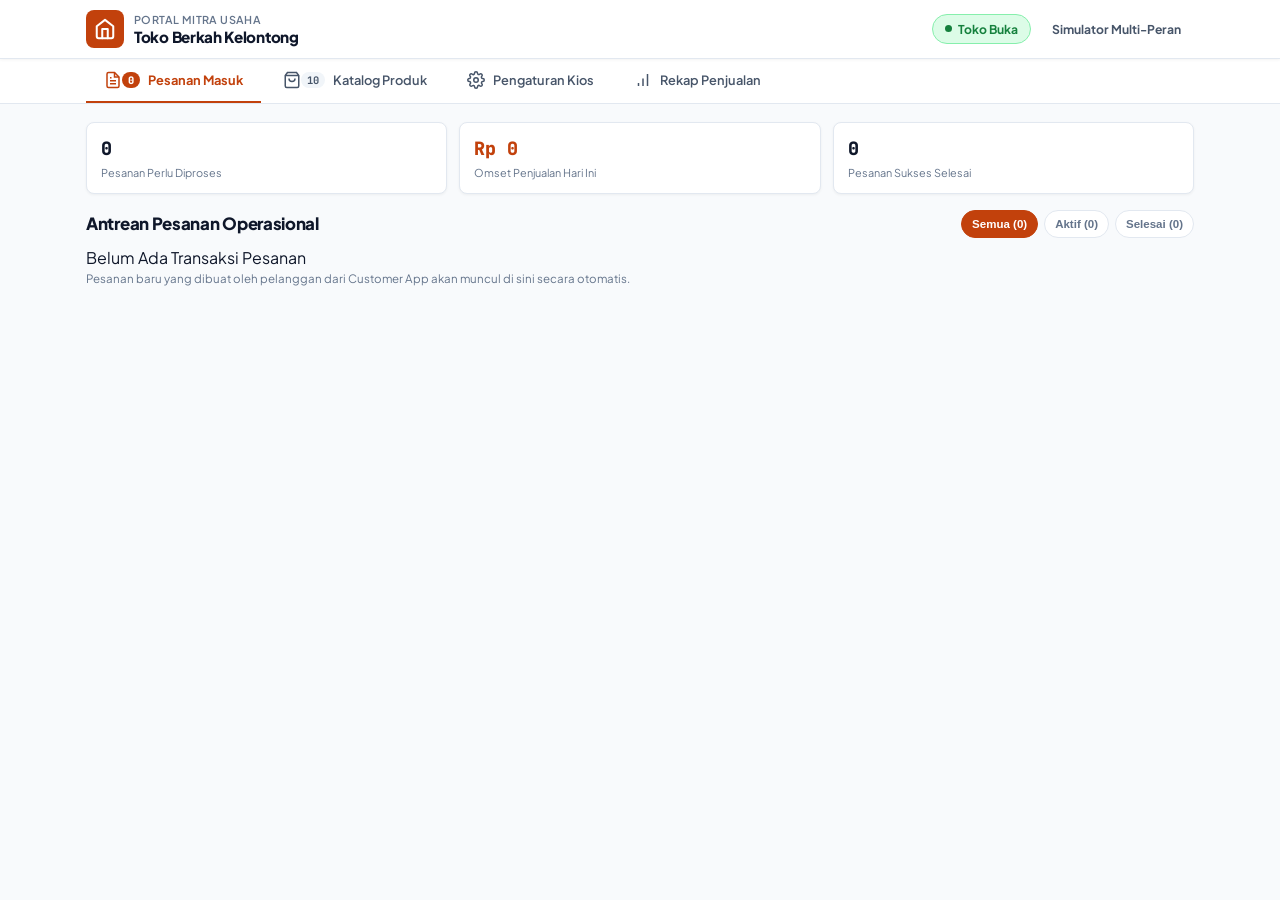
<file: merchant.html>
<!DOCTYPE html>
<html lang="id">

<head>
  <meta charset="UTF-8">
  <meta name="viewport" content="width=device-width, initial-scale=1.0">
  <title>Portal Mitra Usaha - Kelola Toko & Pesanan</title>
  <link rel="preconnect" href="https://fonts.googleapis.com">
  <link rel="preconnect" href="https://fonts.gstatic.com" crossorigin>
  <link
    href="https://fonts.googleapis.com/css2?family=Plus+Jakarta+Sans:wght@400;500;600;700;800&family=JetBrains+Mono:wght@500;600;700&display=swap"
    rel="stylesheet">
  <link rel="stylesheet" href="merchant.css">
</head>

<body>

  <!-- TOP APP BAR -->
  <header class="navbar">
    <div class="container navbar-inner">
      <div class="brand">
        <div class="brand-icon">
          <svg width="22" height="22" viewBox="0 0 24 24" fill="none" stroke="currentColor" stroke-width="2.2"
            stroke-linecap="round" stroke-linejoin="round">
            <path d="M3 9l9-7 9 7v11a2 2 0 0 1-2 2H5a2 2 0 0 1-2-2z"></path>
            <polyline points="9 22 9 12 15 12 15 22"></polyline>
          </svg>
        </div>
        <div>
          <div class="brand-sub">Portal Mitra Usaha</div>
          <h1 class="brand-title" id="navStoreName">Toko Berkah Kelontong</h1>
        </div>
      </div>

      <div class="navbar-actions">
        <!-- Store Open/Close Toggle Button -->
        <button class="status-toggle-btn open" id="btnToggleStoreStatus" title="Ubah status operasional toko">
          <span class="status-indicator-dot"></span>
          <span id="storeStatusLabel">Toko Buka</span>
        </button>

        <a href="index.html" class="btn btn-outline-nav" id="btnBackToSimulator" title="Kembali ke Simulator 4 Layar">
          Simulator Multi-Peran
        </a>
      </div>
    </div>
  </header>

  <!-- NAVIGATION TABS (TOP SUBNAV ON DESKTOP & TABLET, FIXED BOTTOM NAVBAR ON MOBILE) -->
  <nav class="subnav" id="merchantNav">
    <div class="container subnav-inner">
      <button class="tab-btn active" data-tab="orders" id="tabBtnOrders" title="Lihat antrean pesanan masuk">
        <div class="tab-icon-wrap">
          <svg width="18" height="18" viewBox="0 0 24 24" fill="none" stroke="currentColor" stroke-width="2">
            <path d="M14 2H6a2 2 0 0 0-2 2v16a2 2 0 0 0 2 2h12a2 2 0 0 0 2-2V8z"></path>
            <polyline points="14 2 14 8 20 8"></polyline>
            <line x1="16" y1="13" x2="8" y2="13"></line>
            <line x1="16" y1="17" x2="8" y2="17"></line>
            <polyline points="10 9 9 9 8 9"></polyline>
          </svg>
          <span class="tab-badge" id="tabBadgeOrders">0</span>
        </div>
        <span class="tab-label">
          <span class="tab-label-full">Pesanan Masuk</span>
          <span class="tab-label-short">Pesanan</span>
        </span>
      </button>

      <button class="tab-btn" data-tab="products" id="tabBtnProducts" title="Kelola katalog produk toko">
        <div class="tab-icon-wrap">
          <svg width="18" height="18" viewBox="0 0 24 24" fill="none" stroke="currentColor" stroke-width="2">
            <path d="M6 2L3 6v14a2 2 0 0 0 2 2h14a2 2 0 0 0 2-2V6l-3-4z"></path>
            <line x1="3" y1="6" x2="21" y2="6"></line>
            <path d="M16 10a4 4 0 0 1-8 0"></path>
          </svg>
          <span class="tab-badge-neutral" id="tabBadgeProducts">0</span>
        </div>
        <span class="tab-label">
          <span class="tab-label-full">Katalog Produk</span>
          <span class="tab-label-short">Katalog</span>
        </span>
      </button>

      <button class="tab-btn" data-tab="settings" id="tabBtnSettings" title="Pengaturan kios dan jam operasional">
        <div class="tab-icon-wrap">
          <svg width="18" height="18" viewBox="0 0 24 24" fill="none" stroke="currentColor" stroke-width="2">
            <circle cx="12" cy="12" r="3"></circle>
            <path
              d="M19.4 15a1.65 1.65 0 0 0 .33 1.82l.06.06a2 2 0 0 1 0 2.83 2 2 0 0 1-2.83 0l-.06-.06a1.65 1.65 0 0 0-1.82-.33 1.65 1.65 0 0 0-1 1.51V21a2 2 0 0 1-2 2 2 2 0 0 1-2-2v-.09A1.65 1.65 0 0 0 9 19.4a1.65 1.65 0 0 0-1.82.33l-.06.06a2 2 0 0 1-2.83 0 2 2 0 0 1 0-2.83l.06-.06a1.65 1.65 0 0 0 .33-1.82 1.65 1.65 0 0 0-1.51-1H3a2 2 0 0 1-2-2 2 2 0 0 1 2-2h.09A1.65 1.65 0 0 0 4.6 9a1.65 1.65 0 0 0-.33-1.82l-.06-.06a2 2 0 0 1 0-2.83 2 2 0 0 1 2.83 0l.06.06a1.65 1.65 0 0 0 1.82.33H9a1.65 1.65 0 0 0 1-1.51V3a2 2 0 0 1 2-2 2 2 0 0 1 2 2v.09a1.65 1.65 0 0 0 1 1.51 1.65 1.65 0 0 0 1.82-.33l.06-.06a2 2 0 0 1 2.83 0 2 2 0 0 1 0 2.83l-.06.06a1.65 1.65 0 0 0-.33 1.82V9a1.65 1.65 0 0 0 1.51 1H21a2 2 0 0 1 2 2 2 2 0 0 1-2 2h-.09a1.65 1.65 0 0 0-1.51 1z">
            </path>
          </svg>
        </div>
        <span class="tab-label">
          <span class="tab-label-full">Pengaturan Kios</span>
          <span class="tab-label-short">Pengaturan</span>
        </span>
      </button>

      <button class="tab-btn" data-tab="summary" id="tabBtnSummary" title="Ringkasan dan rekap penjualan toko">
        <div class="tab-icon-wrap">
          <svg width="18" height="18" viewBox="0 0 24 24" fill="none" stroke="currentColor" stroke-width="2">
            <line x1="12" y1="20" x2="12" y2="10"></line>
            <line x1="18" y1="20" x2="18" y2="4"></line>
            <line x1="6" y1="20" x2="6" y2="16"></line>
          </svg>
        </div>
        <span class="tab-label">
          <span class="tab-label-full">Rekap Penjualan</span>
          <span class="tab-label-short">Rekap</span>
        </span>
      </button>
    </div>
  </nav>

  <!-- MAIN TAB CONTENT AREA -->
  <main class="page-content container">

    <!-- ========================================== -->
    <!-- TAB 1: PESANAN MASUK (LIVE QUEUE)          -->
    <!-- ========================================== -->
    <section class="tab-panel active" id="panel-orders">
      <!-- Mini Summary KPIs -->
      <div class="metrics-grid">
        <div class="metric-card">
          <div class="metric-value font-mono" id="statOrdersCount">0</div>
          <div class="metric-label">Pesanan Perlu Diproses</div>
        </div>
        <div class="metric-card">
          <div class="metric-value font-mono text-primary" id="statRevenueToday">Rp 0</div>
          <div class="metric-label">Omset Penjualan Hari Ini</div>
        </div>
        <div class="metric-card">
          <div class="metric-value font-mono" id="statCompletedCount">0</div>
          <div class="metric-label">Pesanan Sukses Selesai</div>
        </div>
      </div>

      <div class="section-title-wrap flex-between mt-3 mb-2" style="flex-wrap: wrap; gap: 8px;">
        <div>
          <h2 class="section-title">Antrean Pesanan Operasional</h2>
        </div>
        <div class="order-filter-pills" id="merchantOrderFilters">
          <button type="button" class="filter-pill active" data-filter="ALL">Semua (<span id="countFilterAll">0</span>)</button>
          <button type="button" class="filter-pill" data-filter="ACTIVE">Aktif (<span id="countFilterActive">0</span>)</button>
          <button type="button" class="filter-pill" data-filter="COMPLETED">Selesai (<span id="countFilterCompleted">0</span>)</button>
        </div>
      </div>

      <div class="orders-queue" id="merchantOrdersQueue">
        <!-- Rendered by JS -->
      </div>
    </section>

    <!-- ========================================== -->
    <!-- TAB 2: KATALOG PRODUK (CRUD)               -->
    <!-- ========================================== -->
    <section class="tab-panel" id="panel-products">
      <div class="section-title-wrap flex-between mb-2">
        <div>
          <h2 class="section-title">Manajemen Produk Toko</h2>
        </div>
        <div style="display: flex; gap: 8px;">
          <button class="btn btn-outline-dark" id="btnResetProductsDefault" title="Pulihkan 10 produk sembako standar">
            Pulihkan Bawaan
          </button>
          <button class="btn btn-primary" id="btnOpenAddProductModal">
            Tambah Produk
          </button>
        </div>
      </div>

      <!-- Search & Filter Category -->
      <div class="product-filter-bar">
        <div class="search-input-wrap">
          <svg width="16" height="16" viewBox="0 0 24 24" fill="none" stroke="currentColor" stroke-width="2">
            <circle cx="11" cy="11" r="8"></circle>
            <line x1="21" y1="21" x2="16.65" y2="16.65"></line>
          </svg>
          <input type="text" id="filterProductQuery" class="form-input-clean"
            placeholder="Cari nama barang atau kategori...">
        </div>
        <select id="filterProductCategory" class="form-select-clean">
          <option value="Semua">Semua Kategori</option>
          <option value="Beras">Beras</option>
          <option value="Minyak Goreng">Minyak Goreng</option>
          <option value="Gula & Tepung">Gula & Tepung</option>
          <option value="Kebutuhan Dapur">Kebutuhan Dapur</option>
          <option value="Paket Hemat">Paket Hemat</option>
        </select>
      </div>

      <!-- Products Table / List -->
      <div class="products-table-wrapper">
        <table class="products-table">
          <thead>
            <tr>
              <th>Nama Produk</th>
              <th>Kategori</th>
              <th>Satuan / Ukuran</th>
              <th>Harga Jual</th>
              <th>Status Stok</th>
              <th class="text-right">Aksi</th>
            </tr>
          </thead>
          <tbody id="merchantProductTbody">
            <!-- Populated by JS -->
          </tbody>
        </table>
      </div>
    </section>

    <!-- ========================================== -->
    <!-- TAB 3: PENGATURAN KIOS & HARI BUKA/TUTUP   -->
    <!-- ========================================== -->
    <section class="tab-panel" id="panel-settings">
      <div class="section-title-wrap mb-2">
        <h2 class="section-title">Informasi & Pengaturan Kios</h2>
      </div>

      <div class="settings-grid">
        <!-- Profile Form -->
        <div class="card settings-card">
          <h3 class="card-subtitle">Profil & Identitas Kios</h3>

          <div class="form-group mt-2">
            <label class="form-label" for="settingStoreName">Nama Kios / Usaha</label>
            <input type="text" id="settingStoreName" class="form-input" value="Toko Berkah Kelontong">
          </div>

          <div class="form-group">
            <label class="form-label" for="settingStorePhone">Nomor WhatsApp Usaha</label>
            <input type="tel" id="settingStorePhone" class="form-input" value="0812-8877-6655">
          </div>

          <div class="form-group">
            <label class="form-label" for="settingStoreAddress">Alamat Lengkap Kios (Titik Penjemputan)</label>
            <textarea id="settingStoreAddress" class="form-textarea"
              rows="3">Jl. Mawar No. 12, Sektor 4, Komplek Niaga Mandiri</textarea>
          </div>

          <div class="form-group">
            <label class="form-label" for="settingPricingScheme">Skema Kerjasama Ongkir</label>
            <select id="settingPricingScheme" class="form-select">
              <option value="custom_flat">Skema Khusus: 0–10 km Flat Rp 5.000</option>
              <option value="regular_km">Skema Reguler: Min Rp 8.000, Rp 2.000/km</option>
            </select>
            <span class="text-xs text-muted mt-1">Disesuaikan dengan perjanjian kemitraan platform kurir.</span>
          </div>

          <button class="btn btn-primary mt-2" id="btnSaveStoreProfile">
            Simpan Perubahan Profil
          </button>
        </div>

        <!-- Operational Hours Form -->
        <div class="card settings-card">
          <h3 class="card-subtitle">Jadwal Operasional & Hari Buka</h3>

          <div class="form-group mt-2">
            <label class="form-label">Hari Operasional Buka</label>
            <div class="days-checkbox-grid" id="daysCheckboxGrid">
              <label class="day-chip"><input type="checkbox" name="openDay" value="Senin" checked> Senin</label>
              <label class="day-chip"><input type="checkbox" name="openDay" value="Selasa" checked> Selasa</label>
              <label class="day-chip"><input type="checkbox" name="openDay" value="Rabu" checked> Rabu</label>
              <label class="day-chip"><input type="checkbox" name="openDay" value="Kamis" checked> Kamis</label>
              <label class="day-chip"><input type="checkbox" name="openDay" value="Jumat" checked> Jumat</label>
              <label class="day-chip"><input type="checkbox" name="openDay" value="Sabtu" checked> Sabtu</label>
              <label class="day-chip"><input type="checkbox" name="openDay" value="Minggu"> Minggu</label>
            </div>
          </div>

          <div class="grid-2-col mt-2">
            <div class="form-group">
              <label class="form-label" for="settingOpenHour">Jam Buka</label>
              <input type="time" id="settingOpenHour" class="form-input" value="07:00">
            </div>
            <div class="form-group">
              <label class="form-label" for="settingCloseHour">Jam Tutup</label>
              <input type="time" id="settingCloseHour" class="form-input" value="21:00">
            </div>
          </div>



          <button class="btn btn-secondary mt-2" id="btnSaveOperationalHours">
            Simpan Jadwal Operasional
          </button>
        </div>
      </div>
    </section>

    <!-- ========================================== -->
    <!-- TAB 4: REKAP PENJUALAN                     -->
    <!-- ========================================== -->
    <section class="tab-panel" id="panel-summary">
      <div class="section-title-wrap mb-2">
        <h2 class="section-title">Rekapitulasi Penjualan & Keuangan Toko</h2>
      </div>

      <div class="metrics-grid">
        <div class="metric-card">
          <div class="metric-value font-mono text-primary" id="rekapTotalOmset">Rp 0</div>
          <div class="metric-label">Total Omset Barang (100% Hak Toko)</div>
        </div>
        <div class="metric-card">
          <div class="metric-value font-mono" id="rekapCompletedOrders">0</div>
          <div class="metric-label">Jumlah Pesanan Selesai</div>
        </div>
        <div class="metric-card">
          <div class="metric-value font-mono text-muted" id="rekapAverageBill">Rp 0</div>
          <div class="metric-label">Rata-rata Nilai Belanja</div>
        </div>
      </div>

      <div class="card mt-3">
        <h3 class="card-subtitle mb-2">Riwayat Pesanan Tuntas</h3>
        <div class="completed-orders-list" id="rekapCompletedList">
          <!-- Rendered by JS -->
        </div>
      </div>
    </section>

  </main>

  <!-- MODAL ADD / EDIT PRODUCT -->
  <div class="modal-backdrop hidden" id="modalProductForm">
    <div class="modal-card">
      <div class="modal-header">
        <h3 class="modal-title" id="modalProductTitle">Tambah Produk Baru</h3>
        <button class="modal-close" id="btnCloseProductModal">&times;</button>
      </div>

      <form id="formProduct" class="modal-body">
        <input type="hidden" id="editProductId" value="">

        <div class="form-group">
          <label class="form-label" for="prodFormName">Nama Barang / Produk</label>
          <input type="text" id="prodFormName" class="form-input" placeholder="Contoh: Beras Ramos Super 5 kg" required>
        </div>

        <div class="grid-2-col">
          <div class="form-group">
            <label class="form-label" for="prodFormCategory">Kategori</label>
            <select id="prodFormCategory" class="form-select" required>
              <option value="Beras">Beras</option>
              <option value="Minyak Goreng">Minyak Goreng</option>
              <option value="Gula & Tepung">Gula & Tepung</option>
              <option value="Kebutuhan Dapur">Kebutuhan Dapur</option>
              <option value="Paket Hemat">Paket Hemat</option>
            </select>
          </div>

          <div class="form-group">
            <label class="form-label" for="prodFormUnit">Satuan / Kemasan</label>
            <input type="text" id="prodFormUnit" class="form-input" placeholder="Contoh: Kemasan 5 kg / 2 Liter"
              required>
          </div>
        </div>

        <div class="grid-2-col">
          <div class="form-group">
            <label class="form-label" for="prodFormPrice">Harga Jual (Rp)</label>
            <input type="number" id="prodFormPrice" class="form-input font-mono" placeholder="69000" min="100"
              step="500" required>
          </div>

          <div class="form-group">
            <label class="form-label" for="prodFormStatus">Status Ketersediaan</label>
            <select id="prodFormStatus" class="form-select">
              <option value="Tersedia">Tersedia</option>
              <option value="Habis">Habis (Nonaktif)</option>
              <option value="Terlaris">Terlaris</option>
            </select>
          </div>
        </div>

        <div class="modal-actions mt-3">
          <button type="button" class="btn btn-outline-dark" id="btnCancelProductModal">Batal</button>
          <button type="submit" class="btn btn-primary" id="btnSaveProduct">Simpan Produk</button>
        </div>
      </form>
    </div>
  </div>

  <!-- TOAST NOTIFICATION -->
  <div class="toast-notification" id="toastBox">
    <div class="toast-body" id="toastMessage">Pemberitahuan</div>
  </div>

  <script src="shared.js"></script>
  <script src="merchant.js"></script>
</body>

</html>
</file>
<file: style.css>
/* ========================================================= */
/* GoMitra / LokalKirim - Production UI System (Clean & Modern)*/
/* Compliant with AGENTS.md: Zero AI-Slop & High Usability    */
/* ========================================================= */

:root {
  --primary: #00AA13;
  --primary-hover: #008910;
  --primary-subtle: #E6F7E8;

  --customer-accent: #00AA13;
  --merchant-accent: #D97706;
  --driver-accent: #2563EB;
  --admin-accent: #4F46E5;

  --bg-main: #0B1320;
  --bg-card: #FFFFFF;
  --bg-subtle: #F8FAFC;
  --border-color: #E2E8F0;
  --border-focus: #00AA13;

  --text-main: #0F172A;
  --text-secondary: #475569;
  --text-muted: #64748B;
  --text-white: #FFFFFF;

  --status-success: #15803D;
  --status-success-bg: #DCFCE7;
  --status-warning: #B45309;
  --status-warning-bg: #FEF3C7;
  --status-info: #1D4ED8;
  --status-info-bg: #DBEAFE;

  --radius-xs: 4px;
  --radius-sm: 8px;
  --radius-md: 12px;
  --radius-device: 24px;

  --shadow-sm: 0 1px 2px rgba(0, 0, 0, 0.05);
  --shadow-md: 0 4px 6px -1px rgba(0, 0, 0, 0.08);
  --shadow-device: 0 20px 25px -5px rgba(0, 0, 0, 0.35);

  --font-main: 'Plus Jakarta Sans', system-ui, -apple-system, sans-serif;
  --font-mono: 'JetBrains Mono', monospace;
}

* {
  box-sizing: border-box;
  margin: 0;
  padding: 0;
}

body {
  font-family: var(--font-main);
  background-color: var(--bg-main);
  color: var(--text-main);
  min-height: 100vh;
  display: flex;
  flex-direction: column;
  overflow-x: hidden;
  line-height: 1.5;
  -webkit-font-smoothing: antialiased;
}

/* ========================================================= */
/* 1. TOP COMMAND BAR                                        */
/* ========================================================= */
.top-nav {
  background: rgba(15, 23, 42, 0.95);
  border-bottom: 1px solid rgba(255, 255, 255, 0.1);
  padding: 10px 24px;
  display: flex;
  align-items: center;
  justify-content: space-between;
  position: sticky;
  top: 0;
  z-index: 100;
  gap: 16px;
}

.brand-group {
  display: flex;
  align-items: center;
  gap: 12px;
}

.brand-symbol {
  background: var(--primary);
  color: white;
  width: 36px;
  height: 36px;
  border-radius: var(--radius-sm);
  display: flex;
  align-items: center;
  justify-content: center;
}

.brand-title {
  color: white;
  font-size: 0.95rem;
  font-weight: 700;
  display: flex;
  align-items: center;
  gap: 8px;
}

.badge-system {
  background: rgba(255, 255, 255, 0.12);
  color: #93C5FD;
  font-size: 0.65rem;
  padding: 2px 7px;
  border-radius: var(--radius-xs);
  letter-spacing: 0.5px;
  font-weight: 700;
}

.brand-sub {
  color: #94A3B8;
  font-size: 0.72rem;
}

/* Viewport Switcher */
.view-switcher {
  display: flex;
  background: rgba(0, 0, 0, 0.4);
  padding: 3px;
  border-radius: var(--radius-sm);
  border: 1px solid rgba(255, 255, 255, 0.08);
  gap: 3px;
}

.view-btn {
  background: transparent;
  color: #94A3B8;
  border: none;
  font-family: inherit;
  font-size: 0.75rem;
  font-weight: 600;
  padding: 6px 12px;
  border-radius: 6px;
  cursor: pointer;
  display: flex;
  align-items: center;
  gap: 6px;
  transition: all 0.15s ease;
}

.view-btn:hover {
  color: #FFFFFF;
  background: rgba(255, 255, 255, 0.06);
}

.view-btn.active {
  background: var(--primary);
  color: #FFFFFF;
}

.nav-actions {
  display: flex;
  align-items: center;
  gap: 8px;
}

/* ========================================================= */
/* 2. BUTTONS & SHARED UTILS                                 */
/* ========================================================= */
.btn {
  font-family: inherit;
  font-size: 0.78rem;
  font-weight: 600;
  padding: 7px 12px;
  border-radius: var(--radius-sm);
  border: 1px solid transparent;
  cursor: pointer;
  display: inline-flex;
  align-items: center;
  justify-content: center;
  gap: 6px;
  transition: background-color 0.15s ease, border-color 0.15s ease;
}

.btn:active {
  transform: translateY(1px);
}

.btn-primary {
  background: var(--primary);
  color: white;
}

.btn-primary:hover {
  background: var(--primary-hover);
}

.btn-secondary {
  background: var(--admin-accent);
  color: white;
}

.btn-secondary:hover {
  background: #3730A3;
}

.btn-outline {
  background: transparent;
  color: #E2E8F0;
  border-color: rgba(255, 255, 255, 0.2);
}

.btn-outline:hover {
  background: rgba(255, 255, 255, 0.08);
}

.btn-outline-dark {
  background: transparent;
  color: #334155;
  border-color: #CBD5E1;
}

.btn-outline-dark:hover {
  background: #F1F5F9;
}

.btn-block {
  width: 100%;
}

.btn-lg {
  padding: 10px 16px;
  font-size: 0.85rem;
  border-radius: var(--radius-sm);
}

.btn-sm {
  padding: 4px 8px;
  font-size: 0.72rem;
}

.font-bold { font-weight: 700; }
.font-semibold { font-weight: 600; }
.font-mono { font-family: var(--font-mono); }
.text-sm { font-size: 0.8rem; }
.text-xs { font-size: 0.72rem; }
.text-muted { color: var(--text-muted); }
.text-primary { color: var(--primary); }
.text-right { text-align: right; }
.flex-between { display: flex; align-items: center; justify-content: space-between; }
.mt-1 { margin-top: 4px; }
.mt-2 { margin-top: 8px; }
.mt-3 { margin-top: 12px; }
.mb-1 { margin-bottom: 4px; }
.mb-2 { margin-bottom: 8px; }
.hidden { display: none !important; }

/* ========================================================= */
/* 3. SIMULATOR STAGE LAYOUT                                 */
/* ========================================================= */
.simulator-stage {
  flex: 1;
  padding: 20px;
  display: grid;
  gap: 16px;
  max-width: 1680px;
  margin: 0 auto;
  width: 100%;
}

.simulator-stage.view-grid4 {
  grid-template-columns: repeat(4, 1fr);
}

@media (max-width: 1360px) {
  .simulator-stage.view-grid4 {
    grid-template-columns: repeat(2, 1fr);
  }
}

@media (max-width: 768px) {
  .simulator-stage.view-grid4 {
    grid-template-columns: 1fr;
  }
}

/* Focused Single Views */
.simulator-stage.view-customer #panel-merchant,
.simulator-stage.view-customer #panel-driver,
.simulator-stage.view-customer #panel-admin,
.simulator-stage.view-merchant #panel-customer,
.simulator-stage.view-merchant #panel-driver,
.simulator-stage.view-merchant #panel-admin,
.simulator-stage.view-driver #panel-customer,
.simulator-stage.view-driver #panel-merchant,
.simulator-stage.view-driver #panel-admin,
.simulator-stage.view-admin #panel-customer,
.simulator-stage.view-admin #panel-merchant,
.simulator-stage.view-admin #panel-driver {
  display: none !important;
}

.simulator-stage.view-customer,
.simulator-stage.view-merchant,
.simulator-stage.view-driver {
  grid-template-columns: 1fr;
  max-width: 440px;
  margin: 0 auto;
}

.simulator-stage.view-admin {
  grid-template-columns: 1fr;
  max-width: 680px;
  margin: 0 auto;
}

/* ========================================================= */
/* 4. DEVICE SHELLS                                          */
/* ========================================================= */
.device-panel {
  display: flex;
  flex-direction: column;
}

.panel-header {
  padding: 8px 12px;
  border-radius: var(--radius-sm) var(--radius-sm) 0 0;
  display: flex;
  align-items: center;
  justify-content: space-between;
  color: white;
  font-weight: 600;
  font-size: 0.8rem;
}

.panel-header.role-customer { background: #00880F; }
.panel-header.role-merchant { background: #C2410C; }
.panel-header.role-driver   { background: #1D4ED8; }
.panel-header.role-admin    { background: #3730A3; }

.role-indicator {
  display: flex;
  align-items: center;
  gap: 6px;
}

.dot {
  width: 7px;
  height: 7px;
  border-radius: 50%;
  background: #A7F3D0;
}

.tag-role {
  background: rgba(255, 255, 255, 0.2);
  padding: 2px 6px;
  border-radius: var(--radius-xs);
  font-size: 0.65rem;
  letter-spacing: 0.3px;
  text-transform: uppercase;
}

.panel-header-actions {
  display: flex;
  align-items: center;
  gap: 8px;
}

.tag-link-external {
  color: #DCFCE7;
  text-decoration: none;
  font-size: 0.65rem;
  font-weight: 600;
  background: rgba(255, 255, 255, 0.15);
  padding: 2px 6px;
  border-radius: var(--radius-xs);
  transition: all 0.15s ease;
}

.tag-link-external:hover {
  background: rgba(255, 255, 255, 0.28);
  color: white;
}

.device-shell {
  background: #111827;
  border: 4px solid #1E293B;
  border-top: none;
  border-radius: 0 0 var(--radius-device) var(--radius-device);
  box-shadow: var(--shadow-device);
  overflow: hidden;
  height: 700px;
  display: flex;
  flex-direction: column;
}

.simulator-iframe {
  width: 100%;
  height: 100%;
  border: none;
  background: #F8FAFC;
  display: block;
}

.admin-shell {
  height: 700px;
}

.mobile-screen {
  background: #F8FAFC;
  height: 100%;
  display: flex;
  flex-direction: column;
  overflow: hidden;
  position: relative;
}

/* App Topbar */
.app-topbar {
  background: #FFFFFF;
  padding: 12px 14px;
  border-bottom: 1px solid var(--border-color);
  display: flex;
  align-items: center;
  justify-content: space-between;
  flex-shrink: 0;
}

.app-topbar.bg-merchant { background: #FFFBEB; border-bottom-color: #FDE68A; }
.app-topbar.bg-driver   { background: #EFF6FF; border-bottom-color: #BFDBFE; }
.app-topbar.bg-admin    { background: #EEF2FF; border-bottom-color: #C7D2FE; }

.app-topbar-sub {
  font-size: 0.68rem;
  color: var(--text-muted);
}

.app-topbar-title {
  font-size: 0.84rem;
  color: var(--text-main);
}

.badge-neutral {
  background: #F1F5F9;
  color: #475569;
  font-size: 0.68rem;
  font-weight: 600;
  padding: 2px 8px;
  border-radius: var(--radius-xs);
  border: 1px solid #E2E8F0;
}

.screen-scrollable {
  flex: 1;
  overflow-y: auto;
  padding: 12px;
  display: flex;
  flex-direction: column;
  gap: 10px;
}

.screen-scrollable::-webkit-scrollbar {
  width: 4px;
}
.screen-scrollable::-webkit-scrollbar-thumb {
  background: #CBD5E1;
  border-radius: 4px;
}

/* Cards */
.card {
  background: var(--bg-card);
  border: 1px solid var(--border-color);
  border-radius: var(--radius-sm);
  padding: 10px 12px;
  box-shadow: var(--shadow-sm);
}

.section-title {
  font-size: 0.78rem;
  font-weight: 700;
  color: #334155;
  text-transform: uppercase;
  letter-spacing: 0.4px;
}

/* ========================================================= */
/* 5. CUSTOMER SPECIFIC STYLES                               */
/* ========================================================= */
.form-label {
  display: block;
  font-size: 0.72rem;
  font-weight: 600;
  color: #475569;
  margin-bottom: 4px;
}

.form-select {
  width: 100%;
  padding: 7px 10px;
  border-radius: var(--radius-xs);
  border: 1px solid var(--border-color);
  font-family: inherit;
  font-size: 0.8rem;
  font-weight: 600;
  color: var(--text-main);
  background: white;
  outline: none;
}

.form-select:focus {
  border-color: var(--border-focus);
}

.merchant-badge-info {
  margin-top: 6px;
  padding: 6px 8px;
  border-radius: var(--radius-xs);
  background: #F0FDF4;
  border: 1px solid #BBF7D0;
  font-size: 0.7rem;
  color: #166534;
  font-weight: 500;
  line-height: 1.35;
}

.merchant-badge-info.regular {
  background: #EFF6FF;
  border-color: #BFDBFE;
  color: #1E40AF;
}

.range-slider {
  width: 100%;
  margin: 8px 0 4px;
  accent-color: var(--primary);
  cursor: pointer;
}

/* Product Items */
.product-list {
  display: flex;
  flex-direction: column;
  gap: 6px;
}

.product-item {
  background: white;
  border: 1px solid var(--border-color);
  border-radius: var(--radius-xs);
  padding: 8px 10px;
  display: flex;
  align-items: center;
  justify-content: space-between;
}

.product-name {
  font-size: 0.78rem;
  font-weight: 600;
  color: var(--text-main);
}

.product-price {
  font-size: 0.72rem;
  color: var(--text-secondary);
  font-family: var(--font-mono);
}

.qty-control {
  display: flex;
  align-items: center;
  gap: 6px;
}

.btn-qty {
  width: 22px;
  height: 22px;
  border-radius: 4px;
  border: 1px solid var(--border-color);
  background: #F8FAFC;
  font-weight: 700;
  font-size: 0.8rem;
  display: flex;
  align-items: center;
  justify-content: center;
  cursor: pointer;
}

.btn-qty:hover {
  background: #F1F5F9;
  border-color: #94A3B8;
}

.qty-val {
  font-size: 0.78rem;
  font-weight: 700;
  min-width: 14px;
  text-align: center;
  font-family: var(--font-mono);
}

/* Checkout Summary */
.checkout-summary {
  display: flex;
  flex-direction: column;
  gap: 5px;
}

.summary-row {
  display: flex;
  justify-content: space-between;
  font-size: 0.74rem;
  color: var(--text-secondary);
}

.divider-top {
  border-top: 1px solid var(--border-color);
  padding-top: 6px;
  margin-top: 2px;
}

.total-row {
  font-size: 0.84rem;
  font-weight: 700;
  color: var(--text-main);
}

.radio-chips {
  display: flex;
  gap: 6px;
  margin-top: 3px;
  margin-bottom: 6px;
}

.radio-chip {
  flex: 1;
  font-size: 0.7rem;
  padding: 6px;
  border-radius: var(--radius-xs);
  border: 1px solid var(--border-color);
  cursor: pointer;
  text-align: center;
  font-weight: 600;
  background: #FFFFFF;
}

.radio-chip input { display: none; }

.radio-chip.active {
  border-color: var(--primary);
  background: var(--primary-subtle);
  color: var(--primary-hover);
}

/* Active Order Tracker */
.active-order-box {
  background: #F0FDF4;
  border: 1px solid #86EFAC;
  border-radius: var(--radius-sm);
  padding: 10px;
}

.box-title {
  font-size: 0.75rem;
  font-weight: 700;
  color: #14532D;
}

.order-id-badge {
  font-size: 0.68rem;
  background: #DCFCE7;
  padding: 2px 6px;
  border-radius: var(--radius-xs);
  border: 1px solid #BBF7D0;
}

.stepper-horizontal {
  display: flex;
  align-items: center;
  justify-content: space-between;
  margin: 10px 0 6px;
  position: relative;
}

.step-node {
  width: 22px;
  height: 22px;
  border-radius: 50%;
  background: #E2E8F0;
  color: #64748B;
  font-size: 0.65rem;
  font-weight: 700;
  display: flex;
  align-items: center;
  justify-content: center;
  position: relative;
  z-index: 2;
}

.step-node.completed {
  background: var(--primary);
  color: white;
}

.step-node.active {
  background: #2563EB;
  color: white;
}

.stepper-line {
  position: absolute;
  top: 50%;
  left: 10px;
  right: 10px;
  height: 2px;
  background: #E2E8F0;
  transform: translateY(-50%);
  z-index: 1;
}

.stepper-progress {
  height: 100%;
  background: var(--primary);
  width: 0%;
  transition: width 0.3s ease;
}

.tracker-status-desc {
  font-size: 0.72rem;
  color: #166534;
  text-align: center;
  margin-top: 4px;
}

.driver-assigned-card {
  margin-top: 8px;
  background: white;
  border-radius: var(--radius-xs);
  padding: 8px;
  display: flex;
  align-items: center;
  justify-content: space-between;
  border: 1px solid #BBF7D0;
}

/* ========================================================= */
/* 6. MERCHANT SPECIFIC STYLES                               */
/* ========================================================= */
.status-pill {
  font-size: 0.65rem;
  font-weight: 700;
  padding: 2px 6px;
  border-radius: var(--radius-xs);
  text-transform: uppercase;
  letter-spacing: 0.3px;
}

.status-pill.open {
  background: var(--status-success-bg);
  color: var(--status-success);
  border: 1px solid #86EFAC;
}

.merch-metrics-grid {
  display: grid;
  grid-template-columns: repeat(3, 1fr);
  gap: 6px;
}

.metric-mini {
  background: white;
  border: 1px solid var(--border-color);
  border-radius: var(--radius-xs);
  padding: 8px 6px;
  text-align: center;
}

.metric-val {
  font-size: 0.82rem;
  font-weight: 700;
  font-family: var(--font-mono);
}

.metric-lbl {
  font-size: 0.62rem;
  color: var(--text-muted);
  margin-top: 2px;
}

.badge-count {
  background: #F1F5F9;
  color: #475569;
  font-size: 0.68rem;
  font-weight: 600;
  padding: 2px 6px;
  border-radius: var(--radius-xs);
  border: 1px solid #E2E8F0;
}

.orders-queue-list {
  display: flex;
  flex-direction: column;
  gap: 8px;
}

.merch-order-card {
  background: white;
  border: 1px solid var(--border-color);
  border-radius: var(--radius-sm);
  padding: 10px;
  display: flex;
  flex-direction: column;
  gap: 6px;
}

.merch-order-top {
  display: flex;
  justify-content: space-between;
  align-items: center;
}

.badge-order-status {
  font-size: 0.65rem;
  font-weight: 700;
  padding: 2px 6px;
  border-radius: var(--radius-xs);
}

.status-pending { background: #FEF3C7; color: #B45309; }
.status-preparing { background: #DBEAFE; color: #1D4ED8; }
.status-ready { background: #DCFCE7; color: #15803D; }

.order-item-row {
  display: flex;
  justify-content: space-between;
  font-size: 0.72rem;
  color: #334155;
}

/* ========================================================= */
/* 7. DRIVER SPECIFIC STYLES                                 */
/* ========================================================= */
.switch-online {
  position: relative;
  display: inline-block;
  width: 40px;
  height: 22px;
}

.switch-online input { opacity: 0; width: 0; height: 0; }

.slider {
  position: absolute;
  cursor: pointer;
  top: 0; left: 0; right: 0; bottom: 0;
  background-color: #CBD5E1;
  transition: .2s;
}

.slider:before {
  position: absolute;
  content: "";
  height: 16px;
  width: 16px;
  left: 3px;
  bottom: 3px;
  background-color: white;
  transition: .2s;
}

input:checked + .slider { background-color: var(--primary); }
input:checked + .slider:before { transform: translateX(18px); }
.slider.round { border-radius: 20px; }
.slider.round:before { border-radius: 50%; }

.driver-status-banner {
  padding: 8px 10px;
  border-radius: var(--radius-xs);
  display: flex;
  align-items: center;
  gap: 8px;
  font-size: 0.72rem;
  font-weight: 600;
}

.driver-status-banner.online {
  background: #ECFDF5;
  color: #065F46;
  border: 1px solid #A7F3D0;
}

.driver-status-banner.offline {
  background: #F1F5F9;
  color: #64748B;
  border: 1px solid #CBD5E1;
}

.indicator-pulse {
  width: 7px;
  height: 7px;
  border-radius: 50%;
  background: #10B981;
}

.driver-wallet-card {
  background: #0F172A;
  color: white;
  border-radius: var(--radius-sm);
  padding: 10px 12px;
}

.wallet-amount {
  font-size: 1.05rem;
  font-weight: 700;
  color: #4ADE80;
  font-family: var(--font-mono);
}

.wallet-cash {
  font-size: 0.88rem;
  font-weight: 700;
  color: #FCD34D;
  font-family: var(--font-mono);
}

/* Driver Offer Card */
.driver-offer-card {
  background: white;
  border: 1.5px solid #EF4444;
  border-radius: var(--radius-sm);
  padding: 10px;
  display: flex;
  flex-direction: column;
  gap: 6px;
}

.offer-header {
  display: flex;
  justify-content: space-between;
  align-items: center;
}

.badge-urgent {
  background: #FEE2E2;
  color: #DC2626;
  font-size: 0.68rem;
  font-weight: 700;
  padding: 2px 6px;
  border-radius: var(--radius-xs);
}

.countdown-tag {
  font-weight: 700;
  color: #DC2626;
  font-size: 0.8rem;
}

.offer-shop {
  font-size: 0.82rem;
  font-weight: 700;
  color: var(--text-main);
}

.offer-route {
  background: #F8FAFC;
  border-radius: var(--radius-xs);
  padding: 6px 8px;
  display: flex;
  flex-direction: column;
  gap: 4px;
}

.route-item {
  display: flex;
  align-items: center;
  gap: 6px;
  font-size: 0.72rem;
}

.route-bullet {
  width: 6px;
  height: 6px;
  border-radius: 50%;
  flex-shrink: 0;
}

.route-bullet.pickup { background: var(--primary); }
.route-bullet.dropoff { background: #EF4444; }

.offer-earn-box {
  background: #F0FDF4;
  border: 1px solid #BBF7D0;
  padding: 5px 8px;
  border-radius: var(--radius-xs);
}

.earn-val {
  font-size: 0.88rem;
  font-weight: 700;
  color: var(--primary);
}

.offer-actions {
  display: flex;
  gap: 6px;
  margin-top: 4px;
}

/* Active Trip Card */
.driver-trip-card {
  background: white;
  border: 1px solid #93C5FD;
  border-radius: var(--radius-sm);
  padding: 10px;
}

.badge-trip-status {
  background: #DBEAFE;
  color: #1D4ED8;
  font-size: 0.68rem;
  font-weight: 700;
  padding: 2px 6px;
  border-radius: var(--radius-xs);
}

.trip-step-item {
  display: flex;
  gap: 8px;
  margin-top: 8px;
  padding: 6px 8px;
  border-radius: var(--radius-xs);
  background: #F8FAFC;
}

.step-num {
  width: 20px;
  height: 20px;
  border-radius: 50%;
  background: var(--driver-accent);
  color: white;
  font-size: 0.68rem;
  font-weight: 700;
  display: flex;
  align-items: center;
  justify-content: center;
  flex-shrink: 0;
}

/* ========================================================= */
/* 8. ADMIN DASHBOARD STYLES                                 */
/* ========================================================= */
.admin-kpi-grid {
  display: grid;
  grid-template-columns: repeat(3, 1fr);
  gap: 6px;
}

.kpi-card {
  background: white;
  border: 1px solid var(--border-color);
  border-radius: var(--radius-xs);
  padding: 8px 6px;
  text-align: center;
}

.kpi-num {
  font-size: 0.88rem;
  font-weight: 700;
  font-family: var(--font-mono);
}

.kpi-label {
  font-size: 0.62rem;
  color: var(--text-muted);
  margin-top: 2px;
}

.card-header-styled {
  display: flex;
  justify-content: space-between;
  align-items: center;
  margin-bottom: 6px;
}

.badge-mini {
  background: #EEF2FF;
  color: var(--admin-accent);
  font-size: 0.62rem;
  font-weight: 600;
  padding: 2px 5px;
  border-radius: 3px;
}

.form-group-sm {
  margin-bottom: 5px;
}

.form-label-xs {
  display: block;
  font-size: 0.66rem;
  font-weight: 600;
  color: #475569;
  margin-bottom: 2px;
}

.input-addon {
  display: flex;
  align-items: center;
  background: #FFFFFF;
  border: 1px solid var(--border-color);
  border-radius: var(--radius-xs);
  padding: 3px 6px;
  gap: 4px;
  font-size: 0.72rem;
  color: var(--text-muted);
}

.form-input-sm {
  border: none;
  background: transparent;
  width: 100%;
  font-family: var(--font-mono);
  font-weight: 600;
  font-size: 0.76rem;
  color: var(--text-main);
  outline: none;
}

.rule-divider {
  height: 1px;
  background: var(--border-color);
  margin: 8px 0;
}

.grid-2-col {
  display: grid;
  grid-template-columns: 1fr 1fr;
  gap: 6px;
}

.admin-stream-list {
  display: flex;
  flex-direction: column;
  gap: 5px;
}

.stream-card {
  background: white;
  border: 1px solid var(--border-color);
  border-radius: var(--radius-xs);
  padding: 6px 8px;
  display: flex;
  justify-content: space-between;
  align-items: center;
  font-size: 0.7rem;
}

.stream-id {
  font-family: var(--font-mono);
  font-weight: 700;
}

/* ========================================================= */
/* 9. EMPTY STATES & TOAST                                   */
/* ========================================================= */
.empty-state {
  text-align: center;
  padding: 20px 10px;
  background: white;
  border: 1px dashed var(--border-color);
  border-radius: var(--radius-sm);
  color: var(--text-muted);
}

.empty-title {
  font-size: 0.76rem;
  font-weight: 600;
  color: #334155;
  margin-bottom: 2px;
}

.toast-notification {
  position: fixed;
  bottom: 20px;
  right: 20px;
  background: #0F172A;
  color: white;
  padding: 10px 16px;
  border-radius: var(--radius-sm);
  box-shadow: 0 4px 12px rgba(0, 0, 0, 0.2);
  font-size: 0.78rem;
  font-weight: 500;
  display: flex;
  align-items: center;
  z-index: 9999;
  border-left: 3px solid var(--primary);
  opacity: 0;
  pointer-events: none;
  transform: translateY(10px);
  transition: opacity 0.2s ease, transform 0.2s ease;
}

.toast-notification.show {
  opacity: 1;
  pointer-events: auto;
  transform: translateY(0);
}

/* ========================================================= */
/* MODAL SYSTEM (RESET & DIALOGS)                            */
/* ========================================================= */
.modal-backdrop {
  position: fixed;
  top: 0; left: 0; right: 0; bottom: 0;
  background: rgba(15, 23, 42, 0.7);
  backdrop-filter: blur(4px);
  z-index: 999;
  display: flex;
  align-items: center;
  justify-content: center;
  padding: 16px;
}

.modal-backdrop.hidden {
  display: none !important;
}

.modal-card {
  background: #FFFFFF;
  border-radius: var(--radius-md);
  max-width: 540px;
  width: 100%;
  box-shadow: 0 20px 25px -5px rgba(0, 0, 0, 0.3);
  display: flex;
  flex-direction: column;
  overflow: hidden;
  animation: modalScale 0.2s ease;
}

@keyframes modalScale {
  from { transform: scale(0.96); opacity: 0; }
  to { transform: scale(1); opacity: 1; }
}

.modal-header {
  padding: 14px 18px;
  border-bottom: 1px solid var(--border-color);
  display: flex;
  align-items: center;
  justify-content: space-between;
  background: #F8FAFC;
}

.modal-title {
  font-size: 0.95rem;
  font-weight: 700;
  color: var(--text-main);
}

.modal-close {
  background: none;
  border: none;
  font-size: 1.3rem;
  color: var(--text-muted);
  cursor: pointer;
  line-height: 1;
}

.modal-body {
  padding: 18px;
  display: flex;
  flex-direction: column;
  gap: 12px;
}

.reset-option-card {
  border: 1px solid var(--border-color);
  border-radius: var(--radius-sm);
  padding: 12px 14px;
  background: #FFFFFF;
  display: flex;
  flex-direction: column;
  gap: 6px;
  transition: border-color 0.15s ease, box-shadow 0.15s ease;
}

.reset-option-card:hover {
  border-color: #CBD5E1;
  box-shadow: var(--shadow-sm);
}

.reset-option-card.highlight {
  border-left: 3px solid #F59E0B;
}

.reset-option-card.danger {
  border-left: 3px solid #EF4444;
}

.reset-option-title {
  font-size: 0.85rem;
  font-weight: 700;
  color: var(--text-main);
  display: flex;
  align-items: center;
  justify-content: space-between;
}

.reset-option-desc {
  font-size: 0.75rem;
  color: var(--text-muted);
  line-height: 1.4;
}

/* Modal Specific Button Styling for Contrast & Interactivity */
.modal-card .btn-outline {
  background: #FFFFFF;
  color: #334155;
  border: 1px solid #CBD5E1;
  font-size: 0.8rem;
  padding: 6px 14px;
  cursor: pointer;
  border-radius: var(--radius-sm);
  display: inline-flex;
  align-items: center;
  justify-content: center;
  font-weight: 600;
  transition: all 0.15s ease;
}

.modal-card .btn-outline:hover {
  background: #F1F5F9;
  border-color: #94A3B8;
  color: #0F172A;
}

.btn-outline-danger,
.modal-card .btn-outline-danger {
  background: #FEF2F2;
  color: #DC2626;
  border: 1px solid #F87171;
  font-size: 0.8rem;
  padding: 6px 14px;
  cursor: pointer;
  border-radius: var(--radius-sm);
  display: inline-flex;
  align-items: center;
  justify-content: center;
  font-weight: 600;
  transition: all 0.15s ease;
}

.btn-outline-danger:hover,
.modal-card .btn-outline-danger:hover {
  background: #FEE2E2;
  border-color: #DC2626;
  color: #B91C1C;
}
</file>
<file: admin.css>
/* ========================================================= */
/* GoMitra / LokalKirim - Konsol Pengawas Operasional (admin.css) */
/* Standar Desain Bebas AI-Slop Sesuai AGENTS.md             */
/* ========================================================= */

@import url('https://fonts.googleapis.com/css2?family=Plus+Jakarta+Sans:wght@400;500;600;700;800&family=JetBrains+Mono:wght@500;600;700&display=swap');

:root {
  --primary: #3730A3;        /* Admin Royal Indigo */
  --primary-hover: #312E81;
  --primary-light: #EEF2FF;
  --primary-border: #C7D2FE;

  --accent-green: #059669;
  --accent-green-bg: #ECFDF5;
  --accent-green-border: #A7F3D0;

  --accent-amber: #D97706;
  --accent-amber-bg: #FFFBEB;
  --accent-amber-border: #FDE68A;

  --accent-red: #DC2626;
  --accent-red-bg: #FEF2F2;
  --accent-red-border: #FECACA;

  --text-main: #0F172A;
  --text-secondary: #475569;
  --text-muted: #64748B;

  --bg-page: #F8FAFC;
  --bg-card: #FFFFFF;
  --border: #E2E8F0;
  --border-focus: #3730A3;

  --radius-xs: 4px;
  --radius-sm: 8px;
  --radius-md: 12px;
  --radius-pill: 9999px;

  --shadow-sm: 0 1px 3px rgba(15, 23, 42, 0.05);
  --shadow-md: 0 4px 10px rgba(15, 23, 42, 0.08);
  --shadow-lg: 0 10px 25px rgba(15, 23, 42, 0.12);

  --font-sans: 'Plus Jakarta Sans', system-ui, -apple-system, sans-serif;
  --font-mono: 'JetBrains Mono', monospace;
}

* {
  box-sizing: border-box;
  margin: 0;
  padding: 0;
  -webkit-tap-highlight-color: transparent;
}

body {
  font-family: var(--font-sans);
  background-color: var(--bg-page);
  color: var(--text-main);
  line-height: 1.5;
  -webkit-font-smoothing: antialiased;
  min-height: 100vh;
}

.container {
  width: 100%;
  max-width: 1120px;
  margin: 0 auto;
  padding: 0 16px;
}

/* ========================================================= */
/* 1. TOP NAVBAR                                             */
/* ========================================================= */
.navbar {
  background: var(--bg-card);
  border-bottom: 1px solid var(--border);
  position: sticky;
  top: 0;
  z-index: 50;
  box-shadow: var(--shadow-sm);
}

.navbar-inner {
  display: flex;
  align-items: center;
  justify-content: space-between;
  padding: 10px 16px;
}

.brand {
  display: flex;
  align-items: center;
  gap: 10px;
}

.brand-icon {
  background: var(--primary);
  color: white;
  width: 38px;
  height: 38px;
  border-radius: var(--radius-sm);
  display: flex;
  align-items: center;
  justify-content: center;
  flex-shrink: 0;
}

.brand-sub {
  font-size: 0.68rem;
  color: var(--text-muted);
  font-weight: 600;
  text-transform: uppercase;
  letter-spacing: 0.4px;
}

.brand-title {
  font-size: 0.95rem;
  font-weight: 800;
  color: var(--text-main);
  letter-spacing: -0.3px;
  line-height: 1.2;
}

.navbar-actions {
  display: flex;
  align-items: center;
  gap: 8px;
}

.btn-outline-nav {
  background: transparent;
  color: var(--text-secondary);
  border: 1px solid var(--border);
  font-size: 0.76rem;
  padding: 6px 12px;
  text-decoration: none;
  border-radius: var(--radius-sm);
  display: inline-flex;
  align-items: center;
  gap: 6px;
  font-weight: 600;
  transition: all 0.15s ease;
}

.btn-outline-nav:hover {
  background: #F1F5F9;
  color: var(--text-main);
}

/* ========================================================= */
/* 2. SUBNAV TABS                                            */
/* ========================================================= */
.subnav {
  background: white;
  border-bottom: 1px solid var(--border);
  position: sticky;
  top: 59px;
  z-index: 40;
}

.subnav-inner {
  display: flex;
  gap: 4px;
  overflow-x: auto;
  scrollbar-width: none;
}

.subnav-inner::-webkit-scrollbar {
  display: none;
}

.tab-btn {
  background: transparent;
  border: none;
  font-family: inherit;
  font-size: 0.82rem;
  font-weight: 600;
  color: var(--text-secondary);
  padding: 12px 18px;
  border-bottom: 2px solid transparent;
  cursor: pointer;
  display: flex;
  align-items: center;
  gap: 8px;
  white-space: nowrap;
  transition: all 0.15s ease;
}

.tab-icon-wrap {
  position: relative;
  display: flex;
  align-items: center;
  justify-content: center;
}

.tab-label {
  font-size: 0.8rem;
}

.tab-label-short {
  display: none;
}

.tab-label-full {
  display: inline;
}

.tab-btn:hover {
  color: var(--primary);
  background: var(--primary-light);
}

.tab-btn.active {
  color: var(--primary);
  border-bottom-color: var(--primary);
  font-weight: 700;
}

.tab-badge {
  background: var(--primary);
  color: white;
  font-size: 0.65rem;
  padding: 1px 6px;
  border-radius: var(--radius-pill);
  font-weight: 800;
  font-family: var(--font-mono);
}

/* ========================================================= */
/* 3. MAIN CONTENT & KPI CARDS                               */
/* ========================================================= */
.page-content {
  padding-top: 16px;
  padding-bottom: 32px;
}

.tab-panel {
  display: none;
  animation: fadeIn 0.2s ease-in-out;
}

.tab-panel.active {
  display: block;
}

@keyframes fadeIn {
  from { opacity: 0; transform: translateY(4px); }
  to { opacity: 1; transform: translateY(0); }
}

.metrics-grid-4 {
  display: grid;
  grid-template-columns: repeat(4, 1fr);
  gap: 12px;
  margin-bottom: 16px;
}

.metric-card {
  background: white;
  border: 1px solid var(--border);
  border-radius: var(--radius-sm);
  padding: 12px 14px;
  display: flex;
  flex-direction: column;
  box-shadow: var(--shadow-sm);
}

.metric-card.highlight-admin {
  background: #0F172A;
  color: white;
  border-color: #1E293B;
}

.metric-card.highlight-admin .metric-label {
  color: #94A3B8;
}

.metric-value {
  font-size: 1.15rem;
  font-weight: 800;
  line-height: 1.2;
}

.metric-label {
  font-size: 0.7rem;
  color: var(--text-muted);
  margin-top: 4px;
  font-weight: 600;
}

/* Section Title & Filter Bar */
.section-header-bar {
  display: flex;
  align-items: center;
  justify-content: space-between;
  margin-bottom: 12px;
  gap: 10px;
  flex-wrap: wrap;
}

.section-title {
  font-size: 1.05rem;
  font-weight: 800;
  color: var(--text-main);
  letter-spacing: -0.2px;
}

.section-desc {
  font-size: 0.76rem;
  color: var(--text-muted);
}

.filter-actions-bar {
  display: flex;
  align-items: center;
  gap: 8px;
  flex-wrap: wrap;
}

.search-input-wrap {
  position: relative;
  min-width: 220px;
}

.search-input {
  width: 100%;
  padding: 7px 12px 7px 32px;
  border: 1px solid var(--border);
  border-radius: var(--radius-sm);
  font-family: inherit;
  font-size: 0.78rem;
  background: white;
  color: var(--text-main);
  outline: none;
}

.search-input:focus {
  border-color: var(--border-focus);
}

.search-icon-inside {
  position: absolute;
  left: 10px;
  top: 50%;
  transform: translateY(-50%);
  color: var(--text-muted);
  pointer-events: none;
}

.filter-select {
  padding: 7px 10px;
  border: 1px solid var(--border);
  border-radius: var(--radius-sm);
  font-family: inherit;
  font-size: 0.78rem;
  background: white;
  color: var(--text-secondary);
  font-weight: 600;
  outline: none;
}

/* ========================================================= */
/* 4. DATA TABLES (TRANSAKSI, MITRA USAHA, DRIVER)           */
/* ========================================================= */
.data-card {
  background: white;
  border: 1px solid var(--border);
  border-radius: var(--radius-sm);
  box-shadow: var(--shadow-sm);
  overflow: hidden;
}

.table-responsive {
  width: 100%;
  overflow-x: auto;
  -webkit-overflow-scrolling: touch;
}

.data-table {
  width: 100%;
  border-collapse: collapse;
  text-align: left;
  font-size: 0.78rem;
}

.data-table th {
  background: #F8FAFC;
  padding: 10px 12px;
  font-size: 0.7rem;
  font-weight: 700;
  color: var(--text-secondary);
  text-transform: uppercase;
  letter-spacing: 0.4px;
  border-bottom: 1px solid var(--border);
  white-space: nowrap;
}

.data-table td {
  padding: 10px 12px;
  border-bottom: 1px solid var(--border);
  vertical-align: middle;
  color: var(--text-main);
}

.data-table tbody tr:hover {
  background: #F8FAFC;
}

.data-table tbody tr:last-child td {
  border-bottom: none;
}

/* Status Badges */
.status-pill {
  font-size: 0.65rem;
  font-weight: 700;
  padding: 3px 8px;
  border-radius: var(--radius-xs);
  display: inline-flex;
  align-items: center;
  gap: 5px;
  white-space: nowrap;
}

.status-pill.status-pending {
  background: #FEF3C7;
  color: #B45309;
  border: 1px solid #FCD34D;
}

.status-pill.status-preparing {
  background: #DBEAFE;
  color: #1D4ED8;
  border: 1px solid #BFDBFE;
}

.status-pill.status-ready {
  background: #FEF3C7;
  color: #C2410C;
  border: 1px solid #FDBA74;
}

.status-pill.status-delivery {
  background: #EDE9FE;
  color: #6D28D9;
  border: 1px solid #DDD6FE;
}

.status-pill.status-completed {
  background: #DCFCE7;
  color: #15803D;
  border: 1px solid #86EFAC;
}

.status-pill.status-open {
  background: #DCFCE7;
  color: #15803D;
  border: 1px solid #86EFAC;
}

.status-pill.status-closed {
  background: #F1F5F9;
  color: #64748B;
  border: 1px solid #CBD5E1;
}

.table-actions {
  display: flex;
  gap: 6px;
  white-space: nowrap;
}

.btn-icon-action {
  padding: 4px 8px;
  font-size: 0.72rem;
  font-weight: 600;
  border-radius: var(--radius-xs);
  border: 1px solid var(--border);
  background: white;
  color: var(--text-secondary);
  cursor: pointer;
  display: inline-flex;
  align-items: center;
  gap: 4px;
  transition: all 0.15s ease;
}

.btn-icon-action:hover {
  background: #F1F5F9;
  color: var(--text-main);
}

.btn-icon-action.danger:hover {
  background: var(--accent-red-bg);
  border-color: var(--accent-red-border);
  color: var(--accent-red);
}

/* ========================================================= */
/* 5. FORM CONTROLS & PRICING CONFIG                         */
/* ========================================================= */
.config-card {
  background: white;
  border: 1px solid var(--border);
  border-radius: var(--radius-sm);
  padding: 16px;
  box-shadow: var(--shadow-sm);
  margin-bottom: 16px;
}

.form-group {
  margin-bottom: 12px;
}

.form-label {
  display: block;
  font-size: 0.74rem;
  font-weight: 700;
  color: var(--text-secondary);
  margin-bottom: 4px;
}

.form-input, .form-select, .form-textarea {
  width: 100%;
  padding: 8px 12px;
  border: 1px solid var(--border);
  border-radius: var(--radius-xs);
  font-family: inherit;
  font-size: 0.8rem;
  color: var(--text-main);
  background: white;
  outline: none;
}

.form-input:focus, .form-select:focus, .form-textarea:focus {
  border-color: var(--border-focus);
}

.input-addon {
  display: flex;
  align-items: center;
  border: 1px solid var(--border);
  border-radius: var(--radius-xs);
  overflow: hidden;
  background: white;
}

.input-addon span {
  padding: 8px 10px;
  font-size: 0.74rem;
  color: var(--text-muted);
  background: #F8FAFC;
  border-right: 1px solid var(--border);
  font-weight: 600;
}

.input-addon input {
  border: none;
  width: 100%;
  padding: 8px 10px;
  font-family: var(--font-mono);
  font-size: 0.82rem;
  outline: none;
}

.grid-2-col {
  display: grid;
  grid-template-columns: 1fr 1fr;
  gap: 12px;
}

.grid-3-col {
  display: grid;
  grid-template-columns: repeat(3, 1fr);
  gap: 12px;
}

/* ========================================================= */
/* 6. MODAL DIALOGS (CRUD MODAL)                             */
/* ========================================================= */
.modal-backdrop {
  position: fixed;
  top: 0; left: 0; right: 0; bottom: 0;
  background: rgba(15, 23, 42, 0.65);
  backdrop-filter: blur(4px);
  z-index: 200;
  display: flex;
  align-items: center;
  justify-content: center;
  padding: 16px;
}

.modal-card {
  background: white;
  border-radius: var(--radius-md);
  max-width: 520px;
  width: 100%;
  box-shadow: var(--shadow-lg);
  display: flex;
  flex-direction: column;
  overflow: hidden;
  animation: modalScale 0.2s ease;
  max-height: 90vh;
}

@keyframes modalScale {
  from { transform: scale(0.95); opacity: 0; }
  to { transform: scale(1); opacity: 1; }
}

.modal-header {
  padding: 12px 16px;
  border-bottom: 1px solid var(--border);
  display: flex;
  align-items: center;
  justify-content: space-between;
}

.modal-title {
  font-size: 0.95rem;
  font-weight: 800;
}

.modal-close {
  background: none;
  border: none;
  font-size: 1.4rem;
  color: var(--text-muted);
  cursor: pointer;
  line-height: 1;
}

.modal-body {
  padding: 16px;
  overflow-y: auto;
  display: flex;
  flex-direction: column;
  gap: 10px;
}

.modal-actions {
  display: flex;
  justify-content: flex-end;
  gap: 8px;
  padding-top: 8px;
}

/* Detail Transaksi Modal */
.order-detail-meta {
  background: #F8FAFC;
  border: 1px solid var(--border);
  border-radius: var(--radius-xs);
  padding: 10px 12px;
  display: flex;
  flex-direction: column;
  gap: 4px;
  font-size: 0.76rem;
}

.order-items-table {
  width: 100%;
  border-collapse: collapse;
  font-size: 0.76rem;
  margin: 6px 0;
}

.order-items-table th, .order-items-table td {
  padding: 6px 8px;
  border-bottom: 1px solid var(--border);
}

.order-summary-row {
  display: flex;
  justify-content: space-between;
  font-size: 0.76rem;
  margin-top: 3px;
}

/* ========================================================= */
/* 7. BUTTONS & UTILITIES                                    */
/* ========================================================= */
.btn {
  display: inline-flex;
  align-items: center;
  justify-content: center;
  gap: 6px;
  padding: 7px 14px;
  font-family: inherit;
  font-size: 0.8rem;
  font-weight: 700;
  border-radius: var(--radius-sm);
  border: 1px solid transparent;
  cursor: pointer;
  text-decoration: none;
  transition: all 0.15s ease;
}

.btn-primary {
  background: var(--primary);
  color: white;
}

.btn-primary:hover {
  background: var(--primary-hover);
}

.btn-outline {
  background: white;
  border: 1px solid var(--border);
  color: var(--text-secondary);
}

.btn-outline:hover {
  background: #F1F5F9;
  color: var(--text-main);
}

.btn-block {
  width: 100%;
}

.btn-sm {
  padding: 5px 10px;
  font-size: 0.74rem;
}

.font-mono { font-family: var(--font-mono); }
.font-bold { font-weight: 700; }
.text-primary { color: var(--primary); }
.text-muted { color: var(--text-muted); }
.text-center { text-align: center; }
.flex-between { display: flex; align-items: center; justify-content: space-between; }
.mt-1 { margin-top: 4px; }
.mt-2 { margin-top: 8px; }
.mt-3 { margin-top: 12px; }
.mb-2 { margin-bottom: 8px; }
.hidden { display: none !important; }

/* Toast */
.toast-box {
  position: fixed;
  bottom: 24px;
  right: 24px;
  background: #0F172A;
  color: white;
  padding: 10px 18px;
  border-radius: var(--radius-sm);
  box-shadow: 0 4px 14px rgba(0, 0, 0, 0.25);
  font-size: 0.8rem;
  font-weight: 600;
  display: flex;
  align-items: center;
  z-index: 9999;
  border-left: 3px solid var(--primary);
  opacity: 0;
  pointer-events: none;
  transform: translateY(12px);
  transition: all 0.2s cubic-bezier(0.16, 1, 0.3, 1);
}

.toast-box.show {
  opacity: 1;
  pointer-events: auto;
  transform: translateY(0);
}

/* ========================================================= */
/* 8. RESPONSIVE: DESKTOP TABS VS MOBILE BOTTOM NAVBAR       */
/* ========================================================= */
@media (max-width: 767px) {
  body {
    padding-bottom: calc(72px + env(safe-area-inset-bottom, 0px));
  }

  .container {
    padding: 0 10px;
  }

  .navbar-inner {
    padding: 8px 10px;
  }

  .brand-title {
    font-size: 0.88rem;
  }

  .brand-sub {
    font-size: 0.62rem;
  }

  .brand-icon {
    width: 32px;
    height: 32px;
  }

  /* Fixed bottom navbar on mobile */
  .subnav {
    position: fixed;
    top: auto;
    bottom: 0;
    left: 0;
    right: 0;
    background: #FFFFFF;
    border-top: 1px solid var(--border);
    border-bottom: none;
    box-shadow: 0 -2px 12px rgba(15, 23, 42, 0.08);
    z-index: 100;
    padding-bottom: env(safe-area-inset-bottom, 0px);
  }

  .subnav-inner {
    display: grid;
    grid-template-columns: repeat(4, 1fr);
    padding: 5px 4px;
    gap: 2px;
    width: 100%;
  }

  .tab-btn {
    flex-direction: column;
    justify-content: center;
    align-items: center;
    padding: 5px 2px;
    min-height: 48px;
    touch-action: manipulation;
    gap: 3px;
    border-bottom: none;
    border-radius: var(--radius-xs);
    width: 100%;
  }

  .tab-btn.active {
    background: var(--primary-light);
    border-bottom: none;
    color: var(--primary);
  }

  .tab-icon-wrap {
    position: relative;
    display: flex;
    align-items: center;
    justify-content: center;
    height: 20px;
  }

  .tab-label {
    font-size: 0.68rem;
    font-weight: 700;
    letter-spacing: -0.2px;
    text-align: center;
    white-space: nowrap;
    overflow: hidden;
    text-overflow: ellipsis;
    max-width: 100%;
    line-height: 1.1;
  }

  .tab-label-full {
    display: none;
  }

  .tab-label-short {
    display: inline;
  }

  .metrics-grid-4 {
    grid-template-columns: 1fr 1fr;
    gap: 8px;
  }

  .grid-2-col, .grid-3-col {
    grid-template-columns: 1fr;
  }

  .filter-actions-bar {
    width: 100%;
  }

  .search-input-wrap {
    width: 100%;
  }
}
</file>
<file: customer.css>
/* ========================================================= */
/* Toko Sembako Mitra - Customer App Styling System           */
/* Mirroring abunawas-store.vercel.app with Anti-Slop Hygiene */
/* ========================================================= */

:root {
  --primary: #991B1B;          /* Abunawas Deep Red */
  --primary-hover: #7F1D1D;
  --primary-light: #FEF2F2;
  --primary-border: #FCA5A5;

  --accent-wa: #25D366;
  --accent-wa-hover: #1EBE5D;

  --bg-page: #F8FAFC;
  --bg-card: #FFFFFF;
  --border: #E2E8F0;
  --border-focus: #991B1B;

  --text-main: #0F172A;
  --text-secondary: #475569;
  --text-muted: #64748B;
  --text-white: #FFFFFF;

  --status-available: #15803D;
  --status-available-bg: #DCFCE7;

  --radius-xs: 4px;
  --radius-sm: 8px;
  --radius-md: 12px;
  --radius-lg: 16px;
  --radius-pill: 9999px;

  --shadow-sm: 0 1px 3px rgba(0, 0, 0, 0.05);
  --shadow-md: 0 4px 12px rgba(0, 0, 0, 0.08);
  --shadow-lg: 0 10px 25px -5px rgba(0, 0, 0, 0.15);
  --shadow-drawer: -5px 0 25px rgba(0, 0, 0, 0.2);

  --font-main: 'Plus Jakarta Sans', system-ui, -apple-system, sans-serif;
  --font-mono: 'JetBrains Mono', monospace;
}

* {
  box-sizing: border-box;
  margin: 0;
  padding: 0;
}

body {
  font-family: var(--font-main);
  background-color: var(--bg-page);
  color: var(--text-main);
  line-height: 1.5;
  -webkit-font-smoothing: antialiased;
  padding-bottom: 90px; /* Space for floating cart */
}

.container {
  width: 100%;
  max-width: 1140px;
  margin: 0 auto;
  padding: 0 16px;
}

/* ========================================================= */
/* 1. TOP NAVBAR                                             */
/* ========================================================= */
.navbar {
  background: var(--bg-card);
  border-bottom: 1px solid var(--border);
  position: sticky;
  top: 0;
  z-index: 50;
  box-shadow: var(--shadow-sm);
}

.navbar-inner {
  display: flex;
  align-items: center;
  justify-content: space-between;
  padding: 12px 16px;
}

.brand {
  display: flex;
  align-items: center;
  gap: 10px;
}

.brand-icon {
  background: var(--primary);
  color: white;
  width: 40px;
  height: 40px;
  border-radius: var(--radius-md);
  display: flex;
  align-items: center;
  justify-content: center;
  flex-shrink: 0;
}

.brand-title {
  font-size: 1.05rem;
  font-weight: 800;
  color: var(--text-main);
  letter-spacing: -0.3px;
  line-height: 1.2;
}

.brand-subtitle {
  font-size: 0.72rem;
  color: var(--text-muted);
}

.navbar-actions {
  display: flex;
  align-items: center;
  gap: 10px;
}

.cart-trigger-btn {
  background: var(--primary-light);
  color: var(--primary);
  border: 1px solid var(--primary-border);
  padding: 8px 12px;
  border-radius: var(--radius-md);
  cursor: pointer;
  display: flex;
  align-items: center;
  gap: 8px;
  font-family: inherit;
  font-size: 0.82rem;
  font-weight: 700;
  transition: all 0.2s ease;
  position: relative;
}

.cart-trigger-btn:hover {
  background: var(--primary);
  color: white;
  border-color: var(--primary);
}

.cart-counter {
  background: var(--primary);
  color: white;
  font-size: 0.72rem;
  padding: 2px 7px;
  border-radius: var(--radius-pill);
  font-weight: 800;
  font-family: var(--font-mono);
}

.cart-trigger-btn:hover .cart-counter {
  background: white;
  color: var(--primary);
}

/* ========================================================= */
/* 2. COMPACT SERVICE HIGHLIGHT (Mobile-Friendly & Zero Fluff)*/
/* ========================================================= */
.highlight-strip {
  display: flex;
  flex-wrap: wrap;
  align-items: center;
  gap: 8px;
  padding-top: 12px;
  padding-bottom: 12px;
  margin-bottom: 16px;
  overflow-x: auto;
  -webkit-overflow-scrolling: touch;
}

.highlight-pill {
  display: inline-flex;
  align-items: center;
  background: var(--bg-card);
  border: 1px solid var(--border);
  color: var(--text-secondary);
  font-size: 0.75rem;
  font-weight: 600;
  padding: 6px 12px;
  border-radius: var(--radius-pill);
  box-shadow: var(--shadow-sm);
  flex-shrink: 0;
}

/* ========================================================= */
/* 3. SEARCH & CATEGORIES                                    */
/* ========================================================= */
.filter-section {
  margin-bottom: 24px;
}

.search-box {
  background: white;
  border: 1.5px solid var(--border);
  border-radius: var(--radius-md);
  padding: 8px 14px;
  display: flex;
  align-items: center;
  gap: 10px;
  box-shadow: var(--shadow-sm);
  transition: border-color 0.2s ease;
}

.search-box:focus-within {
  border-color: var(--primary);
}

.search-icon {
  color: var(--text-muted);
  display: flex;
  align-items: center;
}

.search-input {
  border: none;
  background: transparent;
  width: 100%;
  font-family: inherit;
  font-size: 0.88rem;
  color: var(--text-main);
  outline: none;
}

.search-clear {
  background: none;
  border: none;
  font-size: 1.2rem;
  color: var(--text-muted);
  cursor: pointer;
}

.category-wrapper {
  margin-top: 14px;
  overflow: hidden;
}

.category-scroll {
  display: flex;
  gap: 8px;
  overflow-x: auto;
  padding-bottom: 6px;
  scrollbar-width: none;
}

.category-scroll::-webkit-scrollbar {
  display: none;
}

.category-pill {
  white-space: nowrap;
  padding: 8px 16px;
  border-radius: var(--radius-pill);
  background: white;
  border: 1px solid var(--border);
  color: var(--text-secondary);
  font-size: 0.78rem;
  font-weight: 600;
  cursor: pointer;
  transition: all 0.2s ease;
}

.category-pill:hover {
  background: #F1F5F9;
  color: var(--text-main);
}

.category-pill.active {
  background: var(--primary);
  color: white;
  border-color: var(--primary);
  box-shadow: 0 2px 8px rgba(153, 27, 27, 0.25);
}

/* ========================================================= */
/* 4. PRODUCT CATALOG GRID                                   */
/* ========================================================= */
.catalog-section {
  margin-bottom: 40px;
}

.section-header {
  margin-bottom: 16px;
}

.section-title {
  font-size: 1.15rem;
  font-weight: 800;
  letter-spacing: -0.3px;
  color: var(--text-main);
}

.section-subtitle {
  font-size: 0.78rem;
  color: var(--text-muted);
  margin-top: 2px;
}

.product-grid {
  display: grid;
  grid-template-columns: repeat(2, 1fr);
  gap: 14px;
}

@media (min-width: 640px) {
  .product-grid {
    grid-template-columns: repeat(3, 1fr);
    gap: 16px;
  }
}

@media (min-width: 1024px) {
  .product-grid {
    grid-template-columns: repeat(4, 1fr);
    gap: 18px;
  }
}

.product-card {
  background: var(--bg-card);
  border: 1px solid var(--border);
  border-radius: var(--radius-md);
  overflow: hidden;
  box-shadow: var(--shadow-sm);
  display: flex;
  flex-direction: column;
  transition: transform 0.15s ease, box-shadow 0.15s ease, border-color 0.15s ease;
}

.product-card:hover {
  transform: translateY(-2px);
  box-shadow: var(--shadow-md);
  border-color: #CBD5E1;
}

.product-thumb-container {
  height: 150px;
  background: #F8FAFC;
  position: relative;
  display: flex;
  align-items: center;
  justify-content: center;
  border-bottom: 1px solid var(--border);
}

.product-thumb-icon {
  width: 64px;
  height: 64px;
  color: #94A3B8;
  opacity: 0.85;
}

.product-status-tag {
  position: absolute;
  top: 8px;
  left: 8px;
  background: var(--status-available-bg);
  color: var(--status-available);
  font-size: 0.65rem;
  font-weight: 700;
  padding: 2px 7px;
  border-radius: var(--radius-xs);
  border: 1px solid #BBF7D0;
}

.product-body {
  padding: 12px;
  display: flex;
  flex-direction: column;
  flex: 1;
}

.product-cat {
  font-size: 0.65rem;
  font-weight: 700;
  color: var(--text-muted);
  text-transform: uppercase;
  letter-spacing: 0.5px;
}

.product-title {
  font-size: 0.85rem;
  font-weight: 700;
  color: var(--text-main);
  margin-top: 3px;
  line-height: 1.35;
  min-height: 38px;
}

.product-unit {
  font-size: 0.7rem;
  color: var(--text-secondary);
  margin-bottom: 8px;
}

.product-footer {
  margin-top: auto;
  display: flex;
  flex-direction: column;
  gap: 8px;
}

.product-price-val {
  font-size: 0.95rem;
  font-weight: 800;
  color: var(--primary);
  font-family: var(--font-mono);
}

.btn-add-cart {
  background: white;
  border: 1.5px solid var(--primary);
  color: var(--primary);
  padding: 7px 12px;
  border-radius: var(--radius-sm);
  font-size: 0.78rem;
  font-weight: 700;
  cursor: pointer;
  display: flex;
  align-items: center;
  justify-content: center;
  gap: 6px;
  transition: all 0.15s ease;
  width: 100%;
}

.btn-add-cart:hover {
  background: var(--primary);
  color: white;
}

.card-qty-controller {
  display: flex;
  align-items: center;
  justify-content: space-between;
  background: var(--primary-light);
  border: 1.5px solid var(--primary-border);
  border-radius: var(--radius-sm);
  padding: 3px;
}

.card-qty-btn {
  background: white;
  border: 1px solid var(--primary-border);
  color: var(--primary);
  width: 28px;
  height: 28px;
  border-radius: var(--radius-xs);
  display: flex;
  align-items: center;
  justify-content: center;
  font-weight: 800;
  font-size: 0.9rem;
  cursor: pointer;
}

.card-qty-btn:hover {
  background: var(--primary);
  color: white;
}

.card-qty-number {
  font-size: 0.82rem;
  font-weight: 800;
  font-family: var(--font-mono);
  color: var(--primary);
}

/* ========================================================= */
/* 5. FLOATING BOTTOM CART BAR                               */
/* ========================================================= */
.floating-cart {
  position: fixed;
  bottom: 16px;
  left: 0;
  right: 0;
  z-index: 40;
  pointer-events: none;
}

.floating-cart-inner {
  background: #0F172A;
  color: white;
  border-radius: var(--radius-lg);
  padding: 12px 18px;
  display: flex;
  align-items: center;
  justify-content: space-between;
  box-shadow: var(--shadow-lg);
  pointer-events: auto;
  border: 1px solid rgba(255, 255, 255, 0.15);
}

.floating-item-count {
  font-size: 0.72rem;
  color: #94A3B8;
  font-weight: 600;
}

.floating-total-price {
  font-size: 1.05rem;
  font-weight: 800;
  color: #4ADE80;
}

.btn-float-cart {
  padding: 9px 18px;
  font-size: 0.82rem;
}

/* ========================================================= */
/* 6. CART DRAWER & MODAL                                    */
/* ========================================================= */
.drawer-backdrop {
  position: fixed;
  top: 0; left: 0; right: 0; bottom: 0;
  background: rgba(15, 23, 42, 0.6);
  backdrop-filter: blur(4px);
  z-index: 100;
  opacity: 0;
  transition: opacity 0.25s ease;
  pointer-events: none;
}

.drawer-backdrop.active {
  opacity: 1;
  pointer-events: auto;
}

.cart-drawer {
  position: fixed;
  top: 0;
  right: 0;
  bottom: 0;
  width: 100%;
  max-width: 480px;
  background: var(--bg-card);
  z-index: 101;
  display: flex;
  flex-direction: column;
  box-shadow: var(--shadow-drawer);
  transform: translateX(100%);
  transition: transform 0.3s cubic-bezier(0.16, 1, 0.3, 1);
}

.cart-drawer.open {
  transform: translateX(0);
}

.drawer-header {
  padding: 16px 20px;
  border-bottom: 1px solid var(--border);
  display: flex;
  align-items: center;
  justify-content: space-between;
}

.drawer-header-left {
  display: flex;
  align-items: center;
  gap: 10px;
}

.drawer-title {
  font-size: 1.05rem;
  font-weight: 800;
}

.badge-item-count {
  background: var(--primary-light);
  color: var(--primary);
  font-size: 0.72rem;
  font-weight: 700;
  padding: 2px 8px;
  border-radius: var(--radius-pill);
  border: 1px solid var(--primary-border);
}

.drawer-close {
  background: none;
  border: none;
  font-size: 1.5rem;
  color: var(--text-muted);
  cursor: pointer;
  line-height: 1;
}

.drawer-body {
  flex: 1;
  overflow-y: auto;
  padding: 16px 20px;
  display: flex;
  flex-direction: column;
  gap: 18px;
}

.drawer-section {
  display: flex;
  flex-direction: column;
  gap: 8px;
}

.section-label {
  font-size: 0.78rem;
  font-weight: 800;
  color: var(--text-main);
  text-transform: uppercase;
  letter-spacing: 0.4px;
}

/* Cart Item List */
.cart-item-list {
  display: flex;
  flex-direction: column;
  gap: 10px;
}

.cart-row-item {
  background: #F8FAFC;
  border: 1px solid var(--border);
  border-radius: var(--radius-sm);
  padding: 10px 12px;
  display: flex;
  align-items: center;
  justify-content: space-between;
}

.cart-row-info {
  flex: 1;
}

.cart-row-title {
  font-size: 0.8rem;
  font-weight: 700;
  color: var(--text-main);
}

.cart-row-price {
  font-size: 0.75rem;
  font-family: var(--font-mono);
  color: var(--primary);
  font-weight: 700;
}

.cart-row-controls {
  display: flex;
  align-items: center;
  gap: 6px;
}

.btn-cart-qty {
  width: 24px;
  height: 24px;
  border-radius: var(--radius-xs);
  border: 1px solid var(--border);
  background: white;
  font-size: 0.85rem;
  font-weight: 800;
  cursor: pointer;
  display: flex;
  align-items: center;
  justify-content: center;
}

.cart-qty-text {
  font-size: 0.8rem;
  font-weight: 800;
  font-family: var(--font-mono);
  min-width: 16px;
  text-align: center;
}

/* Address Card in Drawer */
.address-card {
  background: #FFFFFF;
  border: 1px solid var(--border);
  border-radius: var(--radius-md);
  padding: 12px;
  display: flex;
  flex-direction: column;
  gap: 10px;
}

.form-group {
  display: flex;
  flex-direction: column;
  gap: 4px;
}

.form-label {
  font-size: 0.72rem;
  font-weight: 700;
  color: var(--text-secondary);
}

.form-input, .form-textarea {
  width: 100%;
  padding: 8px 10px;
  border: 1.5px solid var(--border);
  border-radius: var(--radius-xs);
  font-family: inherit;
  font-size: 0.8rem;
  color: var(--text-main);
  background: #FFFFFF;
  outline: none;
}

.form-input:focus, .form-textarea:focus {
  border-color: var(--primary);
}

.shipping-slider-box {
  background: #F8FAFC;
  border: 1px solid var(--border);
  border-radius: var(--radius-sm);
  padding: 10px;
}

.range-slider {
  width: 100%;
  accent-color: var(--primary);
  cursor: pointer;
}

.ongkir-rule-alert {
  background: #F0FDF4;
  border: 1px solid #BBF7D0;
  padding: 6px 8px;
  border-radius: var(--radius-xs);
  font-size: 0.7rem;
  color: #166534;
  font-weight: 600;
}

/* Payment Options */
.payment-options {
  display: flex;
  flex-direction: column;
  gap: 8px;
}

.payment-card {
  background: white;
  border: 1.5px solid var(--border);
  border-radius: var(--radius-sm);
  padding: 10px 12px;
  display: flex;
  align-items: flex-start;
  gap: 10px;
  cursor: pointer;
  transition: all 0.15s ease;
}

.payment-card input[type="radio"] {
  margin-top: 3px;
  accent-color: var(--primary);
}

.payment-card.active {
  border-color: var(--primary);
  background: var(--primary-light);
}

.payment-title {
  font-size: 0.8rem;
  font-weight: 700;
  color: var(--text-main);
}

.payment-desc {
  font-size: 0.7rem;
  color: var(--text-muted);
  margin-top: 1px;
}

/* Bill Summary */
.bill-summary-box {
  background: #F8FAFC;
  border: 1px solid var(--border);
  border-radius: var(--radius-sm);
  padding: 10px 12px;
  display: flex;
  flex-direction: column;
  gap: 6px;
}

.bill-row {
  display: flex;
  justify-content: space-between;
  font-size: 0.76rem;
  color: var(--text-secondary);
}

.bill-divider {
  border-top: 1px solid var(--border);
  padding-top: 8px;
  margin-top: 4px;
}

.bill-total {
  font-size: 0.95rem;
  color: var(--primary);
}

/* Drawer Footer */
.drawer-footer {
  padding: 14px 20px;
  border-top: 1px solid var(--border);
  background: white;
}

/* ========================================================= */
/* 7. BUTTONS & SHARED UTILS                                 */
/* ========================================================= */
.btn {
  font-family: inherit;
  font-weight: 700;
  border: 1px solid transparent;
  border-radius: var(--radius-sm);
  cursor: pointer;
  display: inline-flex;
  align-items: center;
  justify-content: center;
  gap: 8px;
  transition: all 0.15s ease;
  text-decoration: none;
}

.btn:active {
  transform: translateY(1px);
}

.btn-primary {
  background: var(--primary);
  color: white;
}

.btn-primary:hover {
  background: var(--primary-hover);
}

.btn-secondary {
  background: #0F172A;
  color: white;
}

.btn-secondary:hover {
  background: #1E293B;
}

.btn-outline-nav {
  background: transparent;
  color: var(--text-secondary);
  border-color: var(--border);
  font-size: 0.78rem;
  padding: 7px 12px;
}

.btn-outline-nav:hover {
  background: #F1F5F9;
  color: var(--text-main);
}

.btn-outline-wa {
  background: #F0FDF4;
  color: #15803D;
  border-color: #86EFAC;
  padding: 10px 16px;
  font-size: 0.82rem;
}

.btn-outline-wa:hover {
  background: var(--accent-wa);
  color: white;
  border-color: var(--accent-wa);
}

.btn-outline-dark {
  background: transparent;
  color: #334155;
  border-color: #CBD5E1;
  padding: 8px 12px;
  font-size: 0.8rem;
}

.btn-outline-dark:hover {
  background: #F1F5F9;
}

.btn-outline-danger {
  background: #FEF2F2;
  color: #DC2626;
  border-color: #FECACA;
  padding: 8px 14px;
  font-size: 0.8rem;
}

.btn-outline-danger:hover {
  background: #FEE2E2;
  border-color: #F87171;
  color: #B91C1C;
}

.btn-block { width: 100%; }
.btn-lg { padding: 12px 18px; font-size: 0.9rem; }
.btn-sm { padding: 5px 10px; font-size: 0.74rem; }

.font-bold { font-weight: 700; }
.font-mono { font-family: var(--font-mono); }
.text-sm { font-size: 0.82rem; }
.text-xs { font-size: 0.72rem; }
.text-muted { color: var(--text-muted); }
.text-primary { color: var(--primary); }
.flex-between { display: flex; align-items: center; justify-content: space-between; }
.mt-1 { margin-top: 4px; }
.mt-2 { margin-top: 8px; }
.mb-1 { margin-bottom: 4px; }
.hidden { display: none !important; }

/* ========================================================= */
/* 8. MODAL SYSTEM (STANDARD DIALOG, LOGIN, TRANSAKSI)       */
/* ========================================================= */
.modal-backdrop {
  position: fixed;
  top: 0; left: 0; right: 0; bottom: 0;
  background: rgba(15, 23, 42, 0.7);
  backdrop-filter: blur(4px);
  z-index: 200;
  display: flex;
  align-items: center;
  justify-content: center;
  padding: 16px;
}

.modal-card {
  background: white;
  border-radius: var(--radius-md);
  max-width: 480px;
  width: 100%;
  box-shadow: var(--shadow-lg);
  display: flex;
  flex-direction: column;
  overflow: hidden;
  max-height: 88vh;
  animation: modalScale 0.22s cubic-bezier(0.16, 1, 0.3, 1);
  text-align: left;
}

@keyframes modalScale {
  from { transform: scale(0.95); opacity: 0; }
  to { transform: scale(1); opacity: 1; }
}

.modal-header {
  padding: 14px 18px;
  border-bottom: 1px solid var(--border);
  display: flex;
  align-items: center;
  justify-content: space-between;
  background: #FFFFFF;
  flex-shrink: 0;
}

.modal-title {
  font-size: 1.05rem;
  font-weight: 800;
  color: var(--text-main);
  margin: 0;
  letter-spacing: -0.2px;
}

.modal-close {
  background: transparent;
  border: none;
  font-size: 1.5rem;
  color: var(--text-muted);
  cursor: pointer;
  line-height: 1;
  padding: 2px 6px;
  border-radius: var(--radius-xs);
  transition: all 0.15s ease;
}

.modal-close:hover {
  color: var(--text-main);
  background: var(--bg-page);
}

.modal-body {
  padding: 18px;
  display: flex;
  flex-direction: column;
  gap: 14px;
  overflow-y: auto;
  -webkit-overflow-scrolling: touch;
}

.modal-actions {
  padding: 12px 18px;
  border-top: 1px solid var(--border);
  background: var(--bg-page);
  display: flex;
  align-items: center;
  justify-content: flex-end;
  gap: 10px;
  flex-shrink: 0;
}

/* Khusus Order Success Receipt Modal (Center layout) */
#orderSuccessModal .modal-card {
  padding: 24px;
  text-align: center;
  max-width: 440px;
}

#orderSuccessModal .modal-actions {
  border-top: none;
  background: transparent;
  padding: 0;
  display: flex;
  flex-direction: column;
  gap: 8px;
}

.modal-icon-success {
  width: 52px;
  height: 52px;
  border-radius: 50%;
  background: #DCFCE7;
  color: #15803D;
  display: flex;
  align-items: center;
  justify-content: center;
  margin: 0 auto 12px;
}

.modal-subtitle {
  font-size: 0.82rem;
  color: var(--text-muted);
  margin-top: 4px;
  line-height: 1.45;
}

.order-receipt-box {
  background: #F8FAFC;
  border: 1px solid var(--border);
  border-radius: var(--radius-sm);
  padding: 10px 14px;
  margin: 16px 0;
  text-align: left;
  display: flex;
  flex-direction: column;
  gap: 6px;
  font-size: 0.78rem;
}

.receipt-row {
  display: flex;
  justify-content: space-between;
}

.tracking-preview-box {
  background: #F0FDF4;
  border: 1px solid #BBF7D0;
  border-radius: var(--radius-sm);
  padding: 12px;
  margin-bottom: 18px;
  text-align: left;
}

.badge-status-pill {
  display: inline-block;
  background: #DCFCE7;
  color: #15803D;
  font-size: 0.72rem;
  font-weight: 700;
  padding: 4px 10px;
  border-radius: var(--radius-pill);
}

/* ========================================================= */
/* 9. TOAST NOTIFICATION                                     */
/* ========================================================= */
.toast-notification {
  position: fixed;
  bottom: 24px;
  right: 24px;
  background: #0F172A;
  color: white;
  padding: 10px 18px;
  border-radius: var(--radius-sm);
  box-shadow: 0 4px 14px rgba(0, 0, 0, 0.25);
  font-size: 0.8rem;
  font-weight: 600;
  display: flex;
  align-items: center;
  z-index: 9999;
  border-left: 3px solid var(--primary);
  opacity: 0;
  pointer-events: none;
  transform: translateY(12px);
  transition: all 0.2s cubic-bezier(0.16, 1, 0.3, 1);
}

.toast-notification.show {
  opacity: 1;
  pointer-events: auto;
  transform: translateY(0);
}

/* ========================================================= */
/* 10. RESPONSIVE FOR MOBILE & SIMULATOR IFRAME (< 520px)    */
/* ========================================================= */
@media (max-width: 520px) {
  body {
    padding-bottom: 76px;
  }
  .container {
    padding: 0 10px;
  }
  .navbar-inner {
    padding: 8px 10px;
  }
  .brand-title {
    font-size: 0.92rem;
  }
  .brand-subtitle {
    font-size: 0.65rem;
  }
  .brand-icon {
    width: 32px;
    height: 32px;
  }
  .hero-banner {
    padding: 16px 0;
    margin-bottom: 14px;
  }
  .hero-title {
    font-size: 1.1rem;
    line-height: 1.3;
  }
  .hero-desc {
    font-size: 0.72rem;
  }
  .hero-features {
    gap: 8px;
    padding-top: 10px;
  }
  .feature-item {
    font-size: 0.68rem;
  }
  .filter-section {
    margin-bottom: 14px;
  }
  .search-box {
    padding: 6px 10px;
  }
  .search-input {
    font-size: 0.78rem;
  }
  .category-pill {
    padding: 6px 12px;
    font-size: 0.72rem;
  }
  .product-grid {
    grid-template-columns: repeat(2, 1fr);
    gap: 8px;
  }
  .product-thumb-container {
    height: 110px;
  }
  .product-thumb-icon {
    width: 40px;
    height: 40px;
  }
  .product-body {
    padding: 8px;
  }
  .product-title {
    font-size: 0.76rem;
    min-height: 32px;
  }
  .product-unit {
    font-size: 0.65rem;
    margin-bottom: 4px;
  }
  .product-price-val {
    font-size: 0.82rem;
  }
  .btn-add-cart {
    padding: 5px 8px;
    font-size: 0.7rem;
  }
  .floating-cart-inner {
    padding: 10px 14px;
    border-radius: var(--radius-md);
  }
  .floating-total-price {
    font-size: 0.95rem;
  }
  .cart-drawer {
    width: 100%;
    max-width: 100%;
  }
  .drawer-header {
    padding: 12px 14px;
  }
  .drawer-body {
    padding: 12px 14px;
    gap: 14px;
  }
  .drawer-footer {
    padding: 10px 14px;
  }
}

/* ========================================================= */
/* 11. STORE PROFILE HEADER (Sync with Merchant Portal)      */
/* ========================================================= */
.store-header-section {
  margin-top: 14px;
  margin-bottom: 8px;
}

.store-info-card {
  background: var(--bg-card);
  border: 1px solid var(--border);
  border-radius: var(--radius-md);
  padding: 14px 16px;
  box-shadow: var(--shadow-sm);
  display: flex;
  flex-direction: column;
  gap: 8px;
}

.store-badge-row {
  display: flex;
  align-items: center;
  gap: 8px;
  flex-wrap: wrap;
}

.store-status-badge {
  display: inline-flex;
  align-items: center;
  gap: 6px;
  font-size: 0.72rem;
  font-weight: 700;
  padding: 3px 8px;
  border-radius: var(--radius-pill);
}

.store-status-badge.open {
  background: #DCFCE7;
  color: #15803D;
}

.store-status-badge.closed {
  background: #F1F5F9;
  color: #64748B;
}

.status-dot {
  width: 7px;
  height: 7px;
  border-radius: 50%;
  background: currentColor;
}

.store-status-badge.open .status-dot {
  background: #16A34A;
}

.store-type-badge {
  font-size: 0.7rem;
  font-weight: 600;
  color: var(--text-muted);
  background: var(--bg-page);
  border: 1px solid var(--border);
  padding: 2px 7px;
  border-radius: var(--radius-xs);
}

.store-display-name {
  font-size: 1.15rem;
  font-weight: 800;
  color: var(--text-main);
  letter-spacing: -0.3px;
  line-height: 1.25;
}

.store-detail-row {
  display: flex;
  flex-wrap: wrap;
  gap: 12px 20px;
  font-size: 0.78rem;
  color: var(--text-secondary);
  padding-top: 4px;
  border-top: 1px dashed var(--border);
}

.store-detail-item {
  display: inline-flex;
  align-items: center;
  gap: 6px;
}

.store-detail-icon {
  width: 14px;
  height: 14px;
  flex-shrink: 0;
  color: var(--text-muted);
}

/* ========================================================= */
/* 12. DESKTOP TOP BAR NAVIGATION MENU                       */
/* ========================================================= */
.desktop-nav-menu {
  display: flex;
  align-items: center;
  gap: 8px;
}

.nav-menu-btn {
  background: transparent;
  border: 1px solid var(--border);
  color: var(--text-main);
  padding: 8px 14px;
  border-radius: var(--radius-md);
  font-size: 0.82rem;
  font-weight: 600;
  cursor: pointer;
  display: inline-flex;
  align-items: center;
  gap: 6px;
  transition: all 0.15s ease;
  font-family: inherit;
}

.nav-menu-btn:hover {
  background: var(--bg-page);
  border-color: var(--text-muted);
}

.nav-menu-btn .cart-counter {
  background: var(--primary);
  color: white;
  font-size: 0.72rem;
  padding: 1px 6px;
  border-radius: var(--radius-pill);
  font-family: var(--font-mono);
  font-weight: 700;
}

.nav-auth-btn {
  background: var(--primary);
  color: white;
  border-color: var(--primary);
}

.nav-auth-btn:hover {
  background: var(--primary-hover);
  border-color: var(--primary-hover);
  color: white;
}

/* ========================================================= */
/* 13. MOBILE BOTTOM NAVIGATION BAR & RESPONSIVE RULES       */
/* ========================================================= */
.customer-bottom-nav {
  display: none; /* Hidden by default on desktop screen */
}

@media (max-width: 767px) {
  /* Sembunyikan navigasi di top bar pada layar ponsel */
  .desktop-nav-menu {
    display: none !important;
  }

  /* Padding body agar konten tidak tertutup bottom nav */
  body {
    padding-bottom: calc(72px + env(safe-area-inset-bottom, 0px)) !important;
  }

  /* Tampilkan Fixed Bottom Navigation Bar */
  .customer-bottom-nav {
    display: grid;
    grid-template-columns: repeat(3, 1fr);
    position: fixed;
    bottom: 0;
    left: 0;
    right: 0;
    background: #FFFFFF;
    border-top: 1px solid var(--border);
    box-shadow: 0 -2px 10px rgba(0, 0, 0, 0.05);
    z-index: 100;
    padding-bottom: env(safe-area-inset-bottom, 0px);
  }

  .bottom-nav-item {
    background: transparent;
    border: none;
    padding: 8px 4px 6px 4px;
    min-height: 52px;
    display: flex;
    flex-direction: column;
    align-items: center;
    justify-content: center;
    gap: 3px;
    cursor: pointer;
    font-family: inherit;
    color: var(--text-secondary);
    transition: color 0.15s ease;
    -webkit-tap-highlight-color: transparent;
  }

  .bottom-nav-item:active,
  .bottom-nav-item.active {
    color: var(--primary);
  }

  .nav-icon-wrap {
    position: relative;
    display: flex;
    align-items: center;
    justify-content: center;
  }

  .nav-icon-wrap .cart-counter {
    position: absolute;
    top: -5px;
    right: -10px;
    background: var(--primary);
    color: white;
    font-size: 0.65rem;
    padding: 1px 5px;
    border-radius: var(--radius-pill);
    font-family: var(--font-mono);
    font-weight: 700;
  }

  .nav-badge-dot {
    position: absolute;
    top: -2px;
    right: -2px;
    width: 7px;
    height: 7px;
    border-radius: 50%;
    background: #EF4444;
  }

  .bottom-nav-item .nav-label {
    font-size: 0.7rem;
    font-weight: 600;
    line-height: 1;
  }

  /* Sembunyikan floating cart di mobile karena sudah ada tab Keranjang di bottom nav */
  .floating-cart {
    display: none !important;
  }
}

/* ========================================================= */
/* 14. MODAL TRANSAKSI & PROFIL USER                         */
/* ========================================================= */
.profile-avatar-row {
  display: flex;
  align-items: center;
  gap: 14px;
  padding: 14px;
  background: var(--bg-page);
  border: 1px solid var(--border);
  border-radius: var(--radius-md);
}

.profile-avatar-circle {
  width: 48px;
  height: 48px;
  border-radius: 50%;
  background: var(--primary);
  color: white;
  display: flex;
  align-items: center;
  justify-content: center;
  font-weight: 800;
  font-size: 1.2rem;
  font-family: var(--font-mono);
  box-shadow: var(--shadow-sm);
  flex-shrink: 0;
}

.cust-order-card {
  background: var(--bg-card);
  border: 1px solid var(--border);
  border-radius: var(--radius-md);
  padding: 14px;
  margin-bottom: 12px;
  box-shadow: 0 1px 3px rgba(0, 0, 0, 0.04);
  display: flex;
  flex-direction: column;
  gap: 8px;
  transition: all 0.15s ease;
}

.cust-order-card:hover {
  border-color: var(--primary-border);
  box-shadow: var(--shadow-sm);
}

.cust-order-header {
  display: flex;
  align-items: center;
  justify-content: space-between;
}

.cust-order-id {
  font-family: var(--font-mono);
  font-weight: 800;
  font-size: 0.85rem;
  color: var(--primary);
}

.cust-order-time {
  font-size: 0.74rem;
  color: var(--text-muted);
  font-weight: 500;
}

.cust-order-status {
  display: inline-block;
  font-size: 0.72rem;
  font-weight: 700;
  padding: 3px 10px;
  border-radius: var(--radius-pill);
  align-self: flex-start;
}

.cust-order-items {
  font-size: 0.78rem;
  color: var(--text-secondary);
  line-height: 1.45;
  border-top: 1px dashed var(--border);
  padding-top: 8px;
  margin-top: 2px;
}

.cust-order-footer {
  display: flex;
  align-items: center;
  justify-content: space-between;
  margin-top: 4px;
  padding-top: 8px;
  border-top: 1px solid var(--border);
}

.cust-order-total {
  font-family: var(--font-mono);
  font-weight: 800;
  font-size: 0.92rem;
  color: var(--text-main);
}

/* Modal form inputs styling */
#modalCustomerLogin .form-group,
#modalCustomerProfile .form-group {
  display: flex;
  flex-direction: column;
  gap: 6px;
}

#modalCustomerLogin .form-input,
#modalCustomerProfile .form-textarea {
  font-family: inherit;
  font-size: 0.88rem;
  padding: 10px 14px;
  border: 1px solid var(--border);
  border-radius: var(--radius-sm);
  background: #FFFFFF;
  color: var(--text-main);
  transition: all 0.15s ease;
  width: 100%;
}

#modalCustomerLogin .form-input:focus,
#modalCustomerProfile .form-textarea:focus {
  outline: none;
  border-color: var(--primary);
  box-shadow: 0 0 0 3px rgba(153, 27, 27, 0.1);
}
</file>
<file: driver.css>
/* ========================================================= */
/* GoMitra / LokalKirim - Aplikasi Mitra Kurir (driver.css) */
/* Standar Desain Sesuai AGENTS.md                          */
/* ========================================================= */

@import url('https://fonts.googleapis.com/css2?family=Plus+Jakarta+Sans:wght@400;500;600;700;800&family=JetBrains+Mono:wght@500;600;700&display=swap');

:root {
  --primary: #1D4ED8;        /* Driver Royal Blue */
  --primary-hover: #1E40AF;
  --primary-light: #EFF6FF;
  --primary-border: #BFDBFE;

  --accent-green: #059669;   /* Earnings & Cash */
  --accent-green-bg: #ECFDF5;
  --accent-green-border: #A7F3D0;

  --accent-amber: #D97706;   /* COD collection */
  --accent-amber-bg: #FFFBEB;
  --accent-amber-border: #FDE68A;

  --accent-red: #DC2626;     /* Urgent offer */
  --accent-red-bg: #FEF2F2;
  --accent-red-border: #FECACA;

  --text-main: #0F172A;
  --text-secondary: #475569;
  --text-muted: #64748B;

  --bg-page: #F8FAFC;
  --bg-card: #FFFFFF;
  --border: #E2E8F0;
  --border-focus: #1D4ED8;

  --radius-xs: 4px;
  --radius-sm: 8px;
  --radius-md: 12px;
  --radius-pill: 9999px;

  --shadow-sm: 0 1px 3px rgba(15, 23, 42, 0.05);
  --shadow-md: 0 4px 10px rgba(15, 23, 42, 0.08);
  --shadow-lg: 0 10px 25px rgba(15, 23, 42, 0.12);

  --font-sans: 'Plus Jakarta Sans', system-ui, -apple-system, sans-serif;
  --font-mono: 'JetBrains Mono', monospace;
}

* {
  box-sizing: border-box;
  margin: 0;
  padding: 0;
  -webkit-tap-highlight-color: transparent;
}

body {
  font-family: var(--font-sans);
  background-color: var(--bg-page);
  color: var(--text-main);
  line-height: 1.5;
  -webkit-font-smoothing: antialiased;
  min-height: 100vh;
}

.container {
  width: 100%;
  max-width: 900px;
  margin: 0 auto;
  padding: 0 16px;
}

/* ========================================================= */
/* 1. TOP NAVBAR                                             */
/* ========================================================= */
.navbar {
  background: var(--bg-card);
  border-bottom: 1px solid var(--border);
  position: sticky;
  top: 0;
  z-index: 50;
  box-shadow: var(--shadow-sm);
}

.navbar-inner {
  display: flex;
  align-items: center;
  justify-content: space-between;
  padding: 10px 16px;
}

.brand {
  display: flex;
  align-items: center;
  gap: 10px;
}

.brand-icon {
  background: var(--primary);
  color: white;
  width: 38px;
  height: 38px;
  border-radius: var(--radius-sm);
  display: flex;
  align-items: center;
  justify-content: center;
  flex-shrink: 0;
}

.brand-sub {
  font-size: 0.68rem;
  color: var(--text-muted);
  font-weight: 600;
  text-transform: uppercase;
  letter-spacing: 0.4px;
}

.brand-title {
  font-size: 0.95rem;
  font-weight: 800;
  color: var(--text-main);
  letter-spacing: -0.3px;
  line-height: 1.2;
}

.navbar-actions {
  display: flex;
  align-items: center;
  gap: 8px;
}

/* Online/Offline Toggle Button */
.status-toggle-btn {
  display: flex;
  align-items: center;
  gap: 6px;
  padding: 6px 12px;
  border-radius: var(--radius-pill);
  font-family: inherit;
  font-size: 0.76rem;
  font-weight: 700;
  cursor: pointer;
  border: 1px solid transparent;
  transition: all 0.2s ease;
}

.status-toggle-btn.online {
  background: var(--accent-green-bg);
  color: var(--accent-green);
  border-color: #86EFAC;
}

.status-toggle-btn.offline {
  background: #F1F5F9;
  color: #64748B;
  border-color: #CBD5E1;
}

.status-indicator-dot {
  width: 7px;
  height: 7px;
  border-radius: 50%;
  background: currentColor;
}

.btn-outline-nav {
  background: transparent;
  color: var(--text-secondary);
  border: 1px solid var(--border);
  font-size: 0.76rem;
  padding: 6px 12px;
  text-decoration: none;
  border-radius: var(--radius-sm);
  display: inline-flex;
  align-items: center;
  gap: 6px;
  font-weight: 600;
  transition: all 0.15s ease;
}

.btn-outline-nav:hover {
  background: #F1F5F9;
  color: var(--text-main);
}

/* ========================================================= */
/* 2. SUBNAV TABS                                            */
/* ========================================================= */
.subnav {
  background: white;
  border-bottom: 1px solid var(--border);
  position: sticky;
  top: 59px;
  z-index: 40;
}

.subnav-inner {
  display: flex;
  gap: 4px;
  overflow-x: auto;
  scrollbar-width: none;
}

.subnav-inner::-webkit-scrollbar {
  display: none;
}

.tab-btn {
  background: transparent;
  border: none;
  font-family: inherit;
  font-size: 0.82rem;
  font-weight: 600;
  color: var(--text-secondary);
  padding: 12px 18px;
  border-bottom: 2px solid transparent;
  cursor: pointer;
  display: flex;
  align-items: center;
  gap: 8px;
  white-space: nowrap;
  transition: all 0.15s ease;
}

.tab-icon-wrap {
  position: relative;
  display: flex;
  align-items: center;
  justify-content: center;
}

.tab-label {
  font-size: 0.8rem;
}

.tab-label-short {
  display: none;
}

.tab-label-full {
  display: inline;
}

.tab-btn:hover {
  color: var(--primary);
  background: var(--primary-light);
}

.tab-btn.active {
  color: var(--primary);
  border-bottom-color: var(--primary);
  font-weight: 700;
}

.tab-badge {
  background: var(--accent-red);
  color: white;
  font-size: 0.65rem;
  padding: 1px 6px;
  border-radius: var(--radius-pill);
  font-weight: 800;
  font-family: var(--font-mono);
}

.tab-badge-neutral {
  background: #F1F5F9;
  color: #475569;
  font-size: 0.65rem;
  padding: 1px 6px;
  border-radius: var(--radius-pill);
  font-weight: 700;
  font-family: var(--font-mono);
}

/* ========================================================= */
/* 3. MAIN CONTENT & PANELS                                  */
/* ========================================================= */
.page-content {
  padding-top: 16px;
  padding-bottom: 32px;
}

.tab-panel {
  display: none;
  animation: fadeIn 0.2s ease-in-out;
}

.tab-panel.active {
  display: block;
}

@keyframes fadeIn {
  from { opacity: 0; transform: translateY(4px); }
  to { opacity: 1; transform: translateY(0); }
}

/* Status Banner */
.driver-status-banner {
  padding: 10px 14px;
  border-radius: var(--radius-sm);
  display: flex;
  align-items: center;
  gap: 10px;
  font-size: 0.78rem;
  font-weight: 600;
  margin-bottom: 14px;
}

.driver-status-banner.online {
  background: var(--accent-green-bg);
  color: #065F46;
  border: 1px solid var(--accent-green-border);
}

.driver-status-banner.offline {
  background: #F1F5F9;
  color: #64748B;
  border: 1px solid #CBD5E1;
}

.indicator-pulse {
  width: 9px;
  height: 9px;
  border-radius: 50%;
  background: currentColor;
  box-shadow: 0 0 0 0 rgba(5, 150, 105, 0.4);
  animation: pulseGreen 1.8s infinite;
}

.driver-status-banner.offline .indicator-pulse {
  animation: none;
}

@keyframes pulseGreen {
  0% { box-shadow: 0 0 0 0 rgba(5, 150, 105, 0.5); }
  70% { box-shadow: 0 0 0 8px rgba(5, 150, 105, 0); }
  100% { box-shadow: 0 0 0 0 rgba(5, 150, 105, 0); }
}

/* Wallet Metrics Grid */
.metrics-grid {
  display: grid;
  grid-template-columns: repeat(3, 1fr);
  gap: 12px;
  margin-bottom: 16px;
}

.metric-card {
  background: white;
  border: 1px solid var(--border);
  border-radius: var(--radius-sm);
  padding: 12px 14px;
  display: flex;
  flex-direction: column;
  box-shadow: var(--shadow-sm);
}

.metric-card.wallet-clean {
  background: #0F172A;
  color: white;
  border-color: #1E293B;
}

.metric-card.wallet-clean .metric-label {
  color: #94A3B8;
}

.metric-value {
  font-size: 1.15rem;
  font-weight: 800;
  line-height: 1.2;
}

.metric-label {
  font-size: 0.7rem;
  color: var(--text-muted);
  margin-top: 4px;
  font-weight: 600;
}

/* ========================================================= */
/* 4. ORDER OFFER CARD (PENJEMPUTAN BARU DARI MITRA USAHA)   */
/* ========================================================= */
.driver-offer-card {
  background: white;
  border: 2px solid var(--accent-red);
  border-radius: var(--radius-md);
  padding: 16px;
  display: flex;
  flex-direction: column;
  gap: 12px;
  box-shadow: var(--shadow-lg);
  margin-bottom: 16px;
  animation: cardAttention 0.3s ease;
}

@keyframes cardAttention {
  0% { transform: scale(0.97); opacity: 0; }
  100% { transform: scale(1); opacity: 1; }
}

.offer-header {
  display: flex;
  justify-content: space-between;
  align-items: center;
  padding-bottom: 10px;
  border-bottom: 1px solid var(--border);
}

.badge-urgent {
  background: var(--accent-red-bg);
  color: var(--accent-red);
  border: 1px solid var(--accent-red-border);
  font-size: 0.72rem;
  font-weight: 800;
  padding: 3px 8px;
  border-radius: var(--radius-xs);
  display: inline-flex;
  align-items: center;
  gap: 6px;
}

.offer-order-id {
  font-family: var(--font-mono);
  font-weight: 700;
  font-size: 0.85rem;
  color: var(--text-secondary);
}

.offer-shop-box {
  display: flex;
  align-items: flex-start;
  gap: 10px;
}

.shop-icon-pin {
  width: 28px;
  height: 28px;
  border-radius: var(--radius-xs);
  background: var(--primary-light);
  color: var(--primary);
  display: flex;
  align-items: center;
  justify-content: center;
  flex-shrink: 0;
}

.offer-shop-name {
  font-size: 0.95rem;
  font-weight: 800;
  color: var(--text-main);
}

.offer-shop-addr {
  font-size: 0.75rem;
  color: var(--text-muted);
  line-height: 1.35;
}

/* Route Display */
.offer-route-card {
  background: #F8FAFC;
  border: 1px solid var(--border);
  border-radius: var(--radius-sm);
  padding: 10px 12px;
  display: flex;
  flex-direction: column;
  gap: 8px;
}

.route-row {
  display: flex;
  align-items: flex-start;
  gap: 10px;
}

.route-dot {
  width: 8px;
  height: 8px;
  border-radius: 50%;
  margin-top: 5px;
  flex-shrink: 0;
}

.route-dot.pickup { background: var(--primary); }
.route-dot.dropoff { background: var(--accent-red); }

.route-info {
  display: flex;
  flex-direction: column;
}

.route-title {
  font-size: 0.68rem;
  font-weight: 700;
  text-transform: uppercase;
  color: var(--text-muted);
  letter-spacing: 0.3px;
}

.route-name {
  font-size: 0.82rem;
  font-weight: 700;
  color: var(--text-main);
}

.route-address {
  font-size: 0.74rem;
  color: var(--text-secondary);
  line-height: 1.35;
}

/* Cargo / Items Preview */
.cargo-preview-box {
  background: #FFFFFF;
  border: 1px dashed var(--border);
  border-radius: var(--radius-xs);
  padding: 8px 12px;
}

.cargo-preview-title {
  font-size: 0.68rem;
  font-weight: 700;
  text-transform: uppercase;
  color: var(--text-muted);
  margin-bottom: 4px;
}

.cargo-items-list {
  display: flex;
  flex-direction: column;
  gap: 3px;
}

.cargo-item-row {
  display: flex;
  justify-content: space-between;
  font-size: 0.75rem;
  color: var(--text-secondary);
}

/* Earnings Breakdown & Payment Mode */
.financial-strip {
  display: grid;
  grid-template-columns: 1fr 1fr;
  gap: 8px;
}

.payment-type-card {
  padding: 8px 10px;
  border-radius: var(--radius-xs);
  display: flex;
  flex-direction: column;
  justify-content: center;
}

.payment-type-card.cod {
  background: var(--accent-amber-bg);
  border: 1px solid var(--accent-amber-border);
  color: #92400E;
}

.payment-type-card.qris {
  background: var(--accent-green-bg);
  border: 1px solid var(--accent-green-border);
  color: #065F46;
}

.payment-type-label {
  font-size: 0.65rem;
  font-weight: 700;
  text-transform: uppercase;
}

.payment-type-val {
  font-size: 0.95rem;
  font-weight: 800;
  font-family: var(--font-mono);
}

.net-earn-card {
  background: var(--accent-green-bg);
  border: 1px solid var(--accent-green-border);
  color: var(--accent-green);
  padding: 8px 10px;
  border-radius: var(--radius-xs);
  display: flex;
  flex-direction: column;
  justify-content: center;
}

.net-earn-label {
  font-size: 0.65rem;
  font-weight: 700;
  text-transform: uppercase;
}

.net-earn-val {
  font-size: 1.05rem;
  font-weight: 800;
  font-family: var(--font-mono);
  color: #047857;
}

.offer-actions-grid {
  display: grid;
  grid-template-columns: 1fr 2fr;
  gap: 8px;
  margin-top: 4px;
}

/* ========================================================= */
/* 5. ACTIVE TRIP CARD (PENUGASAN SEDANG BERJALAN)           */
/* ========================================================= */
.driver-trip-card {
  background: white;
  border: 1px solid var(--primary-border);
  border-radius: var(--radius-md);
  padding: 16px;
  box-shadow: var(--shadow-md);
  display: flex;
  flex-direction: column;
  gap: 12px;
  margin-bottom: 16px;
}

.trip-card-header {
  display: flex;
  justify-content: space-between;
  align-items: center;
  padding-bottom: 10px;
  border-bottom: 1px solid var(--border);
}

.badge-fase {
  font-size: 0.72rem;
  font-weight: 800;
  padding: 4px 10px;
  border-radius: var(--radius-xs);
  display: inline-flex;
  align-items: center;
  gap: 6px;
}

.badge-fase.fase-pickup {
  background: #DBEAFE;
  color: #1E40AF;
  border: 1px solid #BFDBFE;
}

.badge-fase.fase-delivery {
  background: #EDE9FE;
  color: #6D28D9;
  border: 1px solid #DDD6FE;
}

.trip-step-card {
  background: #F8FAFC;
  border: 1px solid var(--border);
  border-radius: var(--radius-sm);
  padding: 12px;
  display: flex;
  flex-direction: column;
  gap: 8px;
}

.trip-step-header {
  display: flex;
  justify-content: space-between;
  align-items: center;
}

.step-num-pill {
  font-size: 0.68rem;
  font-weight: 800;
  background: var(--primary);
  color: white;
  padding: 2px 8px;
  border-radius: var(--radius-pill);
}

.contact-action-btn {
  font-size: 0.72rem;
  font-weight: 700;
  padding: 4px 10px;
  border-radius: var(--radius-sm);
  display: inline-flex;
  align-items: center;
  gap: 6px;
  text-decoration: none;
  border: 1px solid var(--border);
  background: white;
  color: var(--text-main);
  transition: all 0.15s ease;
}

.contact-action-btn.wa {
  background: #25D366;
  color: white;
  border-color: #25D366;
}

.contact-action-btn.wa:hover {
  background: #1EBE5D;
}

.contact-action-btn:hover {
  background: #F1F5F9;
}

.cash-alert-box {
  border-radius: var(--radius-xs);
  padding: 10px 12px;
  font-size: 0.78rem;
  display: flex;
  align-items: center;
  justify-content: space-between;
}

.cash-alert-box.cod {
  background: #FEF3C7;
  border: 1px solid #FCD34D;
  color: #92400E;
}

.cash-alert-box.qris {
  background: #DCFCE7;
  border: 1px solid #86EFAC;
  color: #166534;
}

/* ========================================================= */
/* 6. BUTTONS & UTILITIES                                    */
/* ========================================================= */
.btn {
  display: inline-flex;
  align-items: center;
  justify-content: center;
  gap: 8px;
  padding: 8px 16px;
  font-family: inherit;
  font-size: 0.82rem;
  font-weight: 700;
  border-radius: var(--radius-sm);
  border: 1px solid transparent;
  cursor: pointer;
  text-decoration: none;
  transition: all 0.15s ease;
}

.btn-primary {
  background: var(--primary);
  color: white;
}

.btn-primary:hover {
  background: var(--primary-hover);
}

.btn-outline {
  background: white;
  border: 1px solid var(--border);
  color: var(--text-secondary);
}

.btn-outline:hover {
  background: #F1F5F9;
  color: var(--text-main);
}

.btn-block {
  width: 100%;
}

.btn-lg {
  padding: 12px 18px;
  font-size: 0.88rem;
}

.font-mono { font-family: var(--font-mono); }
.font-bold { font-weight: 700; }
.text-primary { color: var(--primary); }
.text-muted { color: var(--text-muted); }
.text-center { text-align: center; }
.flex-between { display: flex; align-items: center; justify-content: space-between; }
.mt-1 { margin-top: 4px; }
.mt-2 { margin-top: 8px; }
.mt-3 { margin-top: 12px; }
.mb-2 { margin-bottom: 8px; }
.hidden { display: none !important; }

/* Empty state */
.empty-state {
  text-align: center;
  padding: 36px 16px;
  background: white;
  border: 1px solid var(--border);
  border-radius: var(--radius-sm);
}

.empty-icon {
  width: 48px;
  height: 48px;
  border-radius: 50%;
  background: #F1F5F9;
  color: var(--text-muted);
  display: flex;
  align-items: center;
  justify-content: center;
  margin: 0 auto 12px;
}

.empty-title {
  font-size: 0.95rem;
  font-weight: 800;
  color: var(--text-main);
  margin-bottom: 4px;
}

.empty-desc {
  font-size: 0.78rem;
  color: var(--text-muted);
  max-width: 320px;
  margin: 0 auto;
}

/* History Card */
.history-item-card {
  background: white;
  border: 1px solid var(--border);
  border-radius: var(--radius-sm);
  padding: 12px;
  margin-bottom: 8px;
  display: flex;
  flex-direction: column;
  gap: 6px;
}

.history-header {
  display: flex;
  justify-content: space-between;
  align-items: center;
}

.history-earnings {
  font-family: var(--font-mono);
  font-weight: 800;
  color: var(--accent-green);
  font-size: 0.88rem;
}

/* Toast */
.toast-box {
  position: fixed;
  bottom: 24px;
  right: 24px;
  background: #0F172A;
  color: white;
  padding: 10px 18px;
  border-radius: var(--radius-sm);
  box-shadow: 0 4px 14px rgba(0, 0, 0, 0.25);
  font-size: 0.8rem;
  font-weight: 600;
  display: flex;
  align-items: center;
  z-index: 9999;
  border-left: 3px solid var(--primary);
  opacity: 0;
  pointer-events: none;
  transform: translateY(12px);
  transition: all 0.2s cubic-bezier(0.16, 1, 0.3, 1);
}

.toast-box.show {
  opacity: 1;
  pointer-events: auto;
  transform: translateY(0);
}

/* ========================================================= */
/* 7. RESPONSIVE: DESKTOP TABS VS MOBILE BOTTOM NAVBAR       */
/* ========================================================= */
@media (max-width: 767px) {
  body {
    padding-bottom: calc(72px + env(safe-area-inset-bottom, 0px));
  }

  .container {
    padding: 0 10px;
  }

  .navbar-inner {
    padding: 8px 10px;
  }

  .brand-title {
    font-size: 0.88rem;
  }

  .brand-sub {
    font-size: 0.62rem;
  }

  .brand-icon {
    width: 32px;
    height: 32px;
  }

  /* Fixed bottom navbar on mobile devices */
  .subnav {
    position: fixed;
    top: auto;
    bottom: 0;
    left: 0;
    right: 0;
    background: #FFFFFF;
    border-top: 1px solid var(--border);
    border-bottom: none;
    box-shadow: 0 -2px 12px rgba(15, 23, 42, 0.08);
    z-index: 100;
    padding-bottom: env(safe-area-inset-bottom, 0px);
  }

  .subnav-inner {
    display: grid;
    grid-template-columns: repeat(3, 1fr);
    padding: 5px 4px;
    gap: 2px;
    width: 100%;
  }

  .tab-btn {
    flex-direction: column;
    justify-content: center;
    align-items: center;
    padding: 5px 2px;
    min-height: 48px;
    touch-action: manipulation;
    gap: 3px;
    border-bottom: none;
    border-radius: var(--radius-xs);
    width: 100%;
  }

  .tab-btn.active {
    background: var(--primary-light);
    border-bottom: none;
    color: var(--primary);
  }

  .tab-icon-wrap {
    position: relative;
    display: flex;
    align-items: center;
    justify-content: center;
    height: 20px;
  }

  .tab-label {
    font-size: 0.68rem;
    font-weight: 700;
    letter-spacing: -0.2px;
    text-align: center;
    white-space: nowrap;
    overflow: hidden;
    text-overflow: ellipsis;
    max-width: 100%;
    line-height: 1.1;
  }

  .tab-label-full {
    display: none;
  }

  .tab-label-short {
    display: inline;
  }

  .tab-badge, .tab-badge-neutral {
    position: absolute;
    top: -5px;
    right: -12px;
    font-size: 0.58rem;
    padding: 0 4px;
    min-width: 15px;
    height: 15px;
    border-radius: var(--radius-pill);
    display: flex;
    align-items: center;
    justify-content: center;
  }

  .metrics-grid {
    grid-template-columns: 1fr;
    gap: 8px;
  }

  .financial-strip {
    grid-template-columns: 1fr;
  }

  .offer-actions-grid {
    grid-template-columns: 1fr;
  }
}

/* ========================================================= */
/* 8. DRIVER ALL TRANSACTIONS FEED (STATUS APAPUN TAMPIL)    */
/* ========================================================= */
.driver-orders-section {
  display: flex;
  flex-direction: column;
  gap: 10px;
  margin-top: 14px;
}

.driver-orders-list {
  display: flex;
  flex-direction: column;
  gap: 10px;
}

.driver-order-card {
  background: #FFFFFF;
  border: 1px solid var(--border);
  border-radius: var(--radius-md);
  padding: 12px 14px;
  box-shadow: var(--shadow-sm);
  display: flex;
  flex-direction: column;
  gap: 8px;
  transition: border-color 0.15s ease;
}

.driver-order-card:hover {
  border-color: #CBD5E1;
}

.driver-order-card.ready-card {
  border-color: #FBBF24;
  background: #FFFDF7;
}

.driver-order-card-header {
  display: flex;
  justify-content: space-between;
  align-items: center;
}

.driver-route-snippet {
  background: #F8FAFC;
  border: 1px solid var(--border);
  border-radius: var(--radius-xs);
  padding: 8px 10px;
  font-size: 0.74rem;
}

.route-line-snippet {
  display: flex;
  align-items: baseline;
  gap: 4px;
  flex-wrap: wrap;
}

.route-point-label {
  font-weight: 700;
  color: var(--text-muted);
  font-size: 0.68rem;
  text-transform: uppercase;
}

.driver-order-financial-strip {
  display: flex;
  justify-content: space-between;
  align-items: center;
  border-top: 1px solid var(--border);
  padding-top: 6px;
  margin-top: 2px;
}

/* Status Badges */
.status-badge {
  font-size: 0.68rem;
  font-weight: 700;
  padding: 3px 8px;
  border-radius: var(--radius-pill);
}

.status-badge.badge-pending { background: #FEF3C7; color: #B45309; }
.status-badge.badge-preparing { background: #DBEAFE; color: #1D4ED8; }
.status-badge.badge-ready { background: #FEF3C7; color: #B45309; }
.status-badge.badge-otw { background: #DBEAFE; color: #1D4ED8; }
.status-badge.badge-completed { background: #DCFCE7; color: #15803D; }
.status-badge.badge-cancelled { background: #FEE2E2; color: #DC2626; }

/* Filter Pills for Driver Orders */
.order-filter-pills {
  display: flex;
  align-items: center;
  gap: 6px;
  flex-wrap: wrap;
}

.filter-pill {
  background: #FFFFFF;
  color: var(--text-muted);
  border: 1px solid var(--border);
  padding: 4px 10px;
  border-radius: var(--radius-pill);
  font-size: 0.72rem;
  font-weight: 600;
  cursor: pointer;
  transition: all 0.15s ease;
  min-height: 28px;
}

.filter-pill:hover {
  border-color: #94A3B8;
  color: var(--text-main);
  background: #F8FAFC;
}

.filter-pill.active {
  background: var(--primary);
  color: white;
  border-color: var(--primary);
}
</file>
<file: merchant.css>
/* ========================================================= */
/* GoMitra / LokalKirim - Portal Mitra Usaha (Merchant CSS)    */
/* Clean, Modern, Anti-Slop Production Design System          */
/* ========================================================= */

:root {
  --primary: #C2410C;          /* Warm Amber / Terracotta for Merchant */
  --primary-hover: #9A3412;
  --primary-light: #FFF7ED;
  --primary-border: #FED7AA;

  --bg-page: #F8FAFC;
  --bg-card: #FFFFFF;
  --border: #E2E8F0;
  --border-focus: #C2410C;

  --text-main: #0F172A;
  --text-secondary: #475569;
  --text-muted: #64748B;
  --text-white: #FFFFFF;

  --status-success: #15803D;
  --status-success-bg: #DCFCE7;
  --status-warning: #B45309;
  --status-warning-bg: #FEF3C7;
  --status-info: #1D4ED8;
  --status-info-bg: #DBEAFE;
  --status-danger: #DC2626;
  --status-danger-bg: #FEE2E2;

  --radius-xs: 4px;
  --radius-sm: 8px;
  --radius-md: 12px;
  --radius-lg: 16px;
  --radius-pill: 9999px;

  --shadow-sm: 0 1px 3px rgba(0, 0, 0, 0.05);
  --shadow-md: 0 4px 12px rgba(0, 0, 0, 0.08);
  --shadow-lg: 0 10px 25px -5px rgba(0, 0, 0, 0.15);

  --font-main: 'Plus Jakarta Sans', system-ui, -apple-system, sans-serif;
  --font-mono: 'JetBrains Mono', monospace;
}

* {
  box-sizing: border-box;
  margin: 0;
  padding: 0;
}

body {
  font-family: var(--font-main);
  background-color: var(--bg-page);
  color: var(--text-main);
  line-height: 1.5;
  -webkit-font-smoothing: antialiased;
}

.container {
  width: 100%;
  max-width: 1140px;
  margin: 0 auto;
  padding: 0 16px;
}

/* ========================================================= */
/* 1. TOP NAVBAR                                             */
/* ========================================================= */
.navbar {
  background: var(--bg-card);
  border-bottom: 1px solid var(--border);
  position: sticky;
  top: 0;
  z-index: 50;
  box-shadow: var(--shadow-sm);
}

.navbar-inner {
  display: flex;
  align-items: center;
  justify-content: space-between;
  padding: 10px 16px;
}

.brand {
  display: flex;
  align-items: center;
  gap: 10px;
}

.brand-icon {
  background: var(--primary);
  color: white;
  width: 38px;
  height: 38px;
  border-radius: var(--radius-sm);
  display: flex;
  align-items: center;
  justify-content: center;
  flex-shrink: 0;
}

.brand-sub {
  font-size: 0.68rem;
  color: var(--text-muted);
  font-weight: 600;
  text-transform: uppercase;
  letter-spacing: 0.4px;
}

.brand-title {
  font-size: 0.95rem;
  font-weight: 800;
  color: var(--text-main);
  letter-spacing: -0.3px;
  line-height: 1.2;
}

.navbar-actions {
  display: flex;
  align-items: center;
  gap: 8px;
}

/* Store Status Toggle Button */
.status-toggle-btn {
  display: flex;
  align-items: center;
  gap: 6px;
  padding: 6px 12px;
  border-radius: var(--radius-pill);
  font-family: inherit;
  font-size: 0.76rem;
  font-weight: 700;
  cursor: pointer;
  border: 1px solid transparent;
  transition: all 0.2s ease;
}

.status-toggle-btn.open {
  background: var(--status-success-bg);
  color: var(--status-success);
  border-color: #86EFAC;
}

.status-toggle-btn.closed {
  background: var(--status-danger-bg);
  color: var(--status-danger);
  border-color: #FCA5A5;
}

.status-indicator-dot {
  width: 7px;
  height: 7px;
  border-radius: 50%;
  background: currentColor;
}

.btn-outline-nav {
  background: transparent;
  color: var(--text-secondary);
  border: 1px solid var(--border);
  font-size: 0.76rem;
  padding: 6px 12px;
  text-decoration: none;
}

.btn-outline-nav:hover {
  background: #F1F5F9;
  color: var(--text-main);
}

/* ========================================================= */
/* 2. SUBNAV TABS                                            */
/* ========================================================= */
.subnav {
  background: white;
  border-bottom: 1px solid var(--border);
  position: sticky;
  top: 59px;
  z-index: 40;
}

.subnav-inner {
  display: flex;
  gap: 4px;
  overflow-x: auto;
  scrollbar-width: none;
}

.subnav-inner::-webkit-scrollbar {
  display: none;
}

.tab-btn {
  background: transparent;
  border: none;
  font-family: inherit;
  font-size: 0.8rem;
  font-weight: 600;
  color: var(--text-secondary);
  padding: 12px 18px;
  border-bottom: 2px solid transparent;
  cursor: pointer;
  display: flex;
  align-items: center;
  gap: 8px;
  white-space: nowrap;
  transition: all 0.15s ease;
}

.tab-icon-wrap {
  position: relative;
  display: flex;
  align-items: center;
  justify-content: center;
}

.tab-label {
  font-size: 0.8rem;
}

.tab-label-short {
  display: none;
}

.tab-label-full {
  display: inline;
}

.tab-btn:hover {
  color: var(--primary);
  background: #FFF7ED;
}

.tab-btn.active {
  color: var(--primary);
  border-bottom-color: var(--primary);
  font-weight: 700;
}

.tab-badge {
  background: var(--primary);
  color: white;
  font-size: 0.65rem;
  padding: 1px 6px;
  border-radius: var(--radius-pill);
  font-weight: 800;
  font-family: var(--font-mono);
}

.tab-badge-neutral {
  background: #F1F5F9;
  color: #475569;
  font-size: 0.65rem;
  padding: 1px 6px;
  border-radius: var(--radius-pill);
  font-weight: 700;
  font-family: var(--font-mono);
}

/* ========================================================= */
/* 3. MAIN CONTENT & PANELS                                  */
/* ========================================================= */
.page-content {
  padding-top: 18px;
  padding-bottom: 40px;
}

.tab-panel {
  display: none;
}

.tab-panel.active {
  display: block;
}

.section-title-wrap {
  margin-bottom: 14px;
}

.section-title {
  font-size: 1.05rem;
  font-weight: 800;
  color: var(--text-main);
  letter-spacing: -0.3px;
}

.section-desc {
  font-size: 0.75rem;
  color: var(--text-muted);
  margin-top: 2px;
}

.live-pill {
  background: #DCFCE7;
  color: #15803D;
  font-size: 0.65rem;
  font-weight: 700;
  padding: 3px 8px;
  border-radius: var(--radius-pill);
  border: 1px solid #86EFAC;
}

/* KPI Metrics */
.metrics-grid {
  display: grid;
  grid-template-columns: repeat(3, 1fr);
  gap: 12px;
  margin-bottom: 16px;
}

.metric-card {
  background: white;
  border: 1px solid var(--border);
  border-radius: var(--radius-sm);
  padding: 12px 14px;
  box-shadow: var(--shadow-sm);
}

.metric-value {
  font-size: 1.15rem;
  font-weight: 800;
}

.metric-label {
  font-size: 0.68rem;
  color: var(--text-muted);
  margin-top: 2px;
}

/* Cards */
.card {
  background: var(--bg-card);
  border: 1px solid var(--border);
  border-radius: var(--radius-md);
  padding: 16px;
  box-shadow: var(--shadow-sm);
}

.card-subtitle {
  font-size: 0.88rem;
  font-weight: 700;
  color: var(--text-main);
}

/* ========================================================= */
/* 4. ORDERS QUEUE (TAB 1)                                   */
/* ========================================================= */
.orders-queue {
  display: flex;
  flex-direction: column;
  gap: 12px;
}

.order-card-merchant {
  background: white;
  border: 1.5px solid var(--border);
  border-radius: var(--radius-md);
  padding: 14px;
  box-shadow: var(--shadow-sm);
  display: flex;
  flex-direction: column;
  gap: 10px;
  animation: slideFadeIn 0.25s ease;
}

@keyframes slideFadeIn {
  from { opacity: 0; transform: translateY(-6px); }
  to { opacity: 1; transform: translateY(0); }
}

.order-card-merchant.pending-alert {
  border-color: #FDBA74;
  background: #FFFBF5;
}

.order-card-header {
  display: flex;
  justify-content: space-between;
  align-items: center;
}

.order-id-badge {
  font-family: var(--font-mono);
  font-weight: 700;
  font-size: 0.82rem;
  color: var(--text-main);
}

.order-time-tag {
  font-size: 0.7rem;
  color: var(--text-muted);
  margin-left: 6px;
}

.status-badge {
  font-size: 0.68rem;
  font-weight: 700;
  padding: 3px 8px;
  border-radius: var(--radius-pill);
}

.status-badge.pending { background: #FEF3C7; color: #B45309; }
.status-badge.preparing { background: #DBEAFE; color: #1D4ED8; }
.status-badge.ready { background: #FEF3C7; color: #B45309; }
.status-badge.otw { background: #DBEAFE; color: #1D4ED8; }
.status-badge.completed { background: #DCFCE7; color: #15803D; }
.status-badge.cancelled { background: #FEE2E2; color: #DC2626; }

/* Filter Pills for Orders */
.order-filter-pills {
  display: flex;
  align-items: center;
  gap: 6px;
  flex-wrap: wrap;
}

.filter-pill {
  background: #FFFFFF;
  color: var(--text-muted);
  border: 1px solid var(--border);
  padding: 4px 10px;
  border-radius: var(--radius-pill);
  font-size: 0.72rem;
  font-weight: 600;
  cursor: pointer;
  transition: all 0.15s ease;
  min-height: 28px;
}

.filter-pill:hover {
  border-color: #94A3B8;
  color: var(--text-main);
  background: #F8FAFC;
}

.filter-pill.active {
  background: var(--primary);
  color: white;
  border-color: var(--primary);
}

.customer-detail-bar {
  background: #F8FAFC;
  border: 1px solid var(--border);
  border-radius: var(--radius-xs);
  padding: 8px 10px;
  font-size: 0.74rem;
}

.order-items-box {
  display: flex;
  flex-direction: column;
  gap: 4px;
  border-top: 1px solid var(--border);
  border-bottom: 1px solid var(--border);
  padding: 8px 0;
}

.order-item-line {
  display: flex;
  justify-content: space-between;
  font-size: 0.74rem;
  color: var(--text-secondary);
}

.order-financial-row {
  display: flex;
  justify-content: space-between;
  align-items: center;
  font-size: 0.78rem;
}

.order-action-footer {
  display: flex;
  gap: 8px;
  margin-top: 4px;
}

/* ========================================================= */
/* 5. PRODUCT MANAGEMENT & CRUD (TAB 2)                      */
/* ========================================================= */
.product-filter-bar {
  display: flex;
  gap: 8px;
  margin-bottom: 12px;
}

.search-input-wrap {
  flex: 1;
  background: white;
  border: 1px solid var(--border);
  border-radius: var(--radius-sm);
  padding: 7px 10px;
  display: flex;
  align-items: center;
  gap: 8px;
}

.form-input-clean {
  border: none;
  background: transparent;
  width: 100%;
  font-family: inherit;
  font-size: 0.8rem;
  color: var(--text-main);
  outline: none;
}

.form-select-clean {
  background: white;
  border: 1px solid var(--border);
  border-radius: var(--radius-sm);
  padding: 7px 10px;
  font-family: inherit;
  font-size: 0.78rem;
  font-weight: 600;
  color: var(--text-secondary);
  outline: none;
}

.products-table-wrapper {
  background: white;
  border: 1px solid var(--border);
  border-radius: var(--radius-md);
  overflow-x: auto;
  box-shadow: var(--shadow-sm);
}

.products-table {
  width: 100%;
  border-collapse: collapse;
  text-align: left;
  font-size: 0.78rem;
}

.products-table th {
  background: #F8FAFC;
  padding: 10px 12px;
  font-weight: 700;
  color: var(--text-secondary);
  border-bottom: 1px solid var(--border);
}

.products-table td {
  padding: 10px 12px;
  border-bottom: 1px solid var(--border);
  color: var(--text-main);
  vertical-align: middle;
}

.products-table tr:last-child td {
  border-bottom: none;
}

.stock-pill {
  font-size: 0.68rem;
  font-weight: 700;
  padding: 2px 7px;
  border-radius: var(--radius-xs);
  display: inline-block;
}

.stock-pill.tersedia { background: #DCFCE7; color: #15803D; }
.stock-pill.habis { background: #FEE2E2; color: #DC2626; }
.stock-pill.terlaris { background: #FEF3C7; color: #B45309; }

.table-actions {
  display: flex;
  align-items: center;
  justify-content: flex-end;
  gap: 6px;
}

/* ========================================================= */
/* 6. SETTINGS & OPERATIONAL HOURS (TAB 3)                   */
/* ========================================================= */
.settings-grid {
  display: grid;
  grid-template-columns: repeat(2, 1fr);
  gap: 16px;
}

@media (max-width: 768px) {
  .settings-grid {
    grid-template-columns: 1fr;
  }
}

.settings-card {
  display: flex;
  flex-direction: column;
  gap: 10px;
}

.days-checkbox-grid {
  display: grid;
  grid-template-columns: repeat(4, 1fr);
  gap: 6px;
  margin-top: 4px;
}

.day-chip {
  background: #F8FAFC;
  border: 1px solid var(--border);
  border-radius: var(--radius-xs);
  padding: 6px 8px;
  font-size: 0.72rem;
  font-weight: 600;
  display: flex;
  align-items: center;
  gap: 6px;
  cursor: pointer;
}

.day-chip input[type="checkbox"] {
  accent-color: var(--primary);
}

.info-callout {
  background: #F1F5F9;
  border-left: 3px solid var(--text-muted);
  border-radius: var(--radius-xs);
  padding: 8px 10px;
}

/* ========================================================= */
/* 7. COMPLETED ORDERS (TAB 4)                               */
/* ========================================================= */
.completed-orders-list {
  display: flex;
  flex-direction: column;
  gap: 8px;
}

.completed-row {
  background: #F8FAFC;
  border: 1px solid var(--border);
  border-radius: var(--radius-sm);
  padding: 8px 12px;
  display: flex;
  justify-content: space-between;
  align-items: center;
  font-size: 0.76rem;
}

/* ========================================================= */
/* 8. FORMS & INPUTS                                         */
/* ========================================================= */
.form-group {
  display: flex;
  flex-direction: column;
  gap: 4px;
}

.form-label {
  font-size: 0.72rem;
  font-weight: 700;
  color: var(--text-secondary);
}

.form-input, .form-textarea, .form-select {
  width: 100%;
  padding: 8px 10px;
  border: 1.5px solid var(--border);
  border-radius: var(--radius-xs);
  font-family: inherit;
  font-size: 0.8rem;
  color: var(--text-main);
  background: #FFFFFF;
  outline: none;
}

.form-input:focus, .form-textarea:focus, .form-select:focus {
  border-color: var(--border-focus);
}

.grid-2-col {
  display: grid;
  grid-template-columns: 1fr 1fr;
  gap: 10px;
}

/* ========================================================= */
/* 9. BUTTONS                                                */
/* ========================================================= */
.btn {
  font-family: inherit;
  font-weight: 700;
  border: 1px solid transparent;
  border-radius: var(--radius-sm);
  cursor: pointer;
  display: inline-flex;
  align-items: center;
  justify-content: center;
  gap: 6px;
  transition: all 0.15s ease;
  text-decoration: none;
}

.btn:active { transform: translateY(1px); }

.btn-primary {
  background: var(--primary);
  color: white;
}

.btn-primary:hover {
  background: var(--primary-hover);
}

.btn-secondary {
  background: #0F172A;
  color: white;
}

.btn-secondary:hover {
  background: #1E293B;
}

.btn-outline-dark {
  background: transparent;
  color: #334155;
  border-color: #CBD5E1;
  padding: 6px 10px;
  font-size: 0.74rem;
}

.btn-outline-dark:hover {
  background: #F1F5F9;
}

.btn-outline-danger {
  background: transparent;
  color: var(--status-danger);
  border-color: #FCA5A5;
  padding: 4px 8px;
  font-size: 0.72rem;
}

.btn-outline-danger:hover {
  background: var(--status-danger-bg);
}

.btn-block { width: 100%; }
.btn-lg { padding: 10px 16px; font-size: 0.86rem; }
.btn-sm { padding: 5px 10px; font-size: 0.74rem; }

.font-bold { font-weight: 700; }
.font-mono { font-family: var(--font-mono); }
.text-sm { font-size: 0.82rem; }
.text-xs { font-size: 0.72rem; }
.text-muted { color: var(--text-muted); }
.text-primary { color: var(--primary); }
.text-secondary { color: var(--text-secondary); }
.text-right { text-align: right; }
.flex-between { display: flex; align-items: center; justify-content: space-between; }
.mt-1 { margin-top: 4px; }
.mt-2 { margin-top: 8px; }
.mt-3 { margin-top: 12px; }
.mb-1 { margin-bottom: 4px; }
.mb-2 { margin-bottom: 8px; }
.hidden { display: none !important; }

/* ========================================================= */
/* 10. MODAL DIALOGS                                         */
/* ========================================================= */
.modal-backdrop {
  position: fixed;
  top: 0; left: 0; right: 0; bottom: 0;
  background: rgba(15, 23, 42, 0.65);
  backdrop-filter: blur(4px);
  z-index: 200;
  display: flex;
  align-items: center;
  justify-content: center;
  padding: 16px;
}

.modal-card {
  background: white;
  border-radius: var(--radius-md);
  max-width: 480px;
  width: 100%;
  box-shadow: var(--shadow-lg);
  display: flex;
  flex-direction: column;
  overflow: hidden;
  animation: modalScale 0.2s ease;
}

@keyframes modalScale {
  from { transform: scale(0.95); opacity: 0; }
  to { transform: scale(1); opacity: 1; }
}

.modal-header {
  padding: 12px 16px;
  border-bottom: 1px solid var(--border);
  display: flex;
  align-items: center;
  justify-content: space-between;
}

.modal-title {
  font-size: 0.95rem;
  font-weight: 800;
}

.modal-close {
  background: none;
  border: none;
  font-size: 1.4rem;
  color: var(--text-muted);
  cursor: pointer;
  line-height: 1;
}

.modal-body {
  padding: 16px;
  display: flex;
  flex-direction: column;
  gap: 10px;
}

.modal-actions {
  display: flex;
  justify-content: flex-end;
  gap: 8px;
}

/* ========================================================= */
/* 11. TOAST NOTIFICATION                                    */
/* ========================================================= */
.toast-notification {
  position: fixed;
  bottom: 24px;
  right: 24px;
  background: #0F172A;
  color: white;
  padding: 10px 18px;
  border-radius: var(--radius-sm);
  box-shadow: 0 4px 14px rgba(0, 0, 0, 0.25);
  font-size: 0.8rem;
  font-weight: 600;
  display: flex;
  align-items: center;
  z-index: 9999;
  border-left: 3px solid var(--primary);
  opacity: 0;
  pointer-events: none;
  transform: translateY(12px);
  transition: all 0.2s cubic-bezier(0.16, 1, 0.3, 1);
}

.toast-notification.show {
  opacity: 1;
  pointer-events: auto;
  transform: translateY(0);
}

/* ========================================================= */
/* 12. RESPONSIVE: DESKTOP & TABLET TABS VS MOBILE BOTTOM NAV */
/* ========================================================= */
@media (max-width: 767px) {
  body {
    padding-bottom: calc(72px + env(safe-area-inset-bottom, 0px)); /* Space so bottom navbar doesn't cover content */
  }

  .container {
    padding: 0 10px;
  }

  .navbar-inner {
    padding: 8px 10px;
  }

  .brand-title {
    font-size: 0.88rem;
  }

  .brand-sub {
    font-size: 0.62rem;
  }

  .brand-icon {
    width: 32px;
    height: 32px;
  }

  .status-toggle-btn {
    padding: 4px 8px;
    font-size: 0.7rem;
  }

  /* FIXED BOTTOM NAVIGATION BAR ON MOBILE PHONES */
  .subnav {
    position: fixed;
    top: auto;
    bottom: 0;
    left: 0;
    right: 0;
    background: #FFFFFF;
    border-top: 1px solid var(--border);
    border-bottom: none;
    box-shadow: 0 -2px 12px rgba(15, 23, 42, 0.08);
    z-index: 100;
    padding-bottom: env(safe-area-inset-bottom, 0px);
  }

  .subnav-inner {
    display: grid;
    grid-template-columns: repeat(4, 1fr);
    padding: 5px 4px;
    gap: 2px;
    width: 100%;
  }

  .tab-btn {
    flex-direction: column;
    justify-content: center;
    align-items: center;
    padding: 5px 2px;
    min-height: 48px; /* Standard 48px touch target */
    touch-action: manipulation;
    gap: 3px;
    border-bottom: none;
    border-radius: var(--radius-xs);
    width: 100%;
  }

  .tab-btn.active {
    background: var(--primary-light);
    border-bottom: none;
    color: var(--primary);
  }

  .tab-icon-wrap {
    position: relative;
    display: flex;
    align-items: center;
    justify-content: center;
    height: 20px;
  }

  .tab-label {
    font-size: 0.68rem;
    font-weight: 700;
    letter-spacing: -0.2px;
    text-align: center;
    white-space: nowrap;
    overflow: hidden;
    text-overflow: ellipsis;
    max-width: 100%;
    line-height: 1.1;
  }

  .tab-label-full {
    display: none;
  }

  .tab-label-short {
    display: inline;
  }

  .tab-badge, .tab-badge-neutral {
    position: absolute;
    top: -5px;
    right: -12px;
    font-size: 0.58rem;
    padding: 0 4px;
    min-width: 15px;
    height: 15px;
    border-radius: var(--radius-pill);
    display: flex;
    align-items: center;
    justify-content: center;
  }

  .metrics-grid {
    grid-template-columns: 1fr;
    gap: 8px;
  }

  .metric-card {
    padding: 8px 10px;
  }

  .metric-value {
    font-size: 1rem;
  }

  .product-filter-bar {
    flex-direction: column;
  }

  .days-checkbox-grid {
    grid-template-columns: repeat(2, 1fr);
  }

  .grid-2-col {
    grid-template-columns: 1fr;
  }
}
</file>
